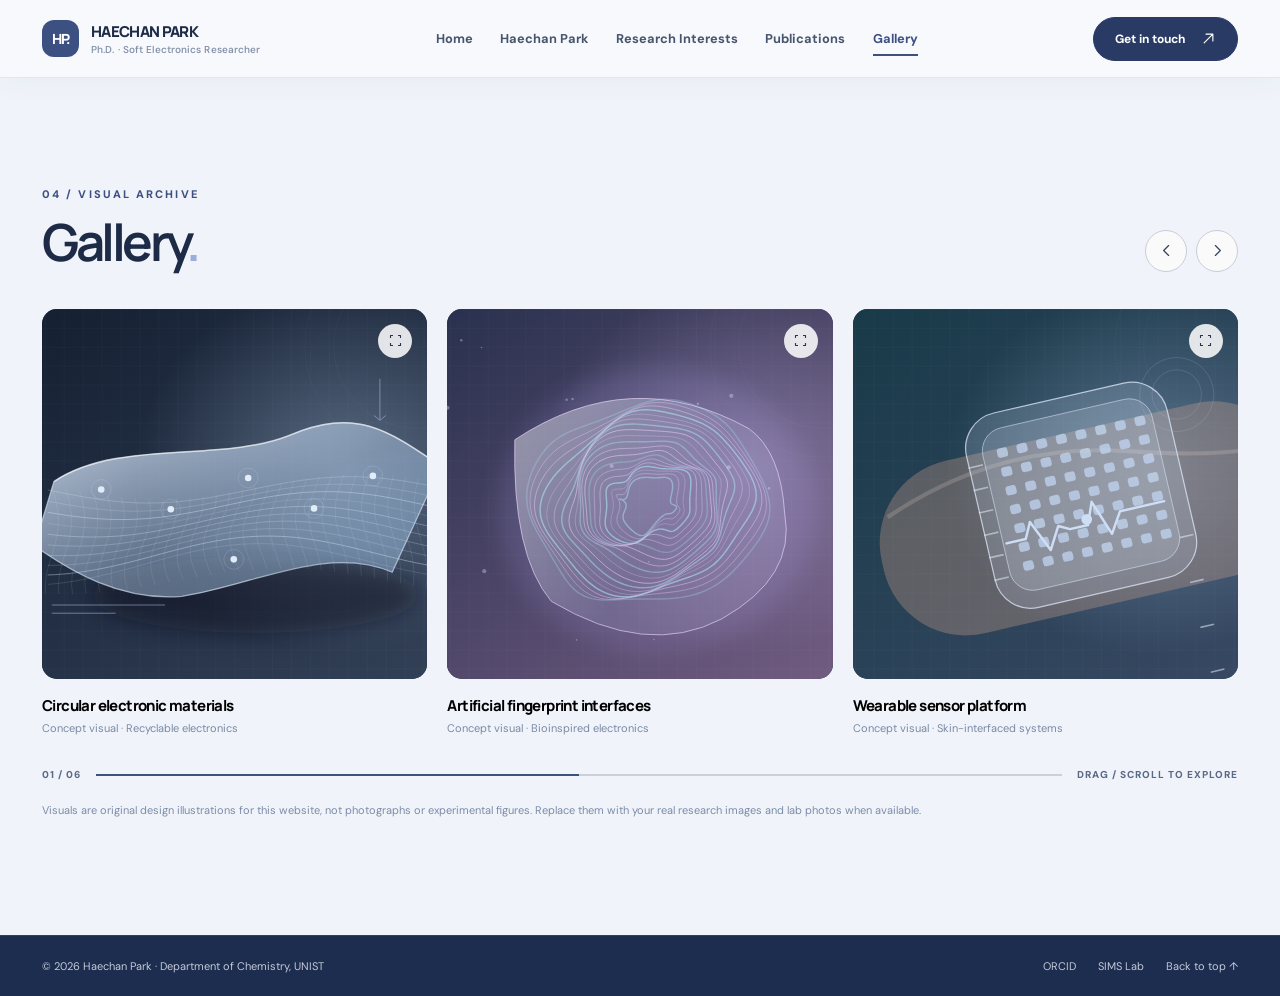
<file: gallery.html>
<!DOCTYPE html>
<html lang="en"><head>
<meta charset="utf-8"/>
<meta content="width=device-width, initial-scale=1" name="viewport"/>
<meta content="#3d5082" name="theme-color"/>
<meta content="Haechan Park, Ph.D. — Postdoctoral researcher in Chemistry at UNIST. Exploring recyclable, all-soft and skin-interfaced electronic systems." name="description"/>
<title>Gallery | Haechan Park</title>
<link href="[data-uri]" rel="icon" type="image/svg+xml"/>
<link href="https://fonts.googleapis.com" rel="preconnect"/>
<link crossorigin="" href="https://fonts.gstatic.com" rel="preconnect"/>
<link href="https://fonts.googleapis.com/css2?family=DM+Sans:wght@400;450;500;550;600;650;700;750&amp;family=Manrope:wght@400;500;600;700;800&amp;display=swap" rel="stylesheet"/>

<style>

    :root{--ink:#1d2b46;--ink2:#53617c;--muted:#8490a6;--green:#3d5082;--green2:#293b64;--lime:#dae4fa;--cream:#f7f9fd;--white:#fff;--line:#dce4f1;--soft:#eaf0f9;--max:1260px;--ease:cubic-bezier(.2,.75,.2,1)}
    *,*::before,*::after{box-sizing:border-box}html{scroll-behavior:smooth;scroll-padding-top:90px}body{margin:0;background:var(--cream);color:var(--ink);font-family:'DM Sans',sans-serif;-webkit-font-smoothing:antialiased}a{color:inherit;text-decoration:none}button{font:inherit}button,a{ -webkit-tap-highlight-color:transparent}img{display:block;max-width:100%}::selection{background:var(--lime);color:#1b263a}
    .container{width:min(calc(100% - 84px),var(--max));margin-inline:auto}.eyebrow{text-transform:uppercase;font-size:11px;letter-spacing:.19em;font-weight:800;color:var(--green)}.dot{display:inline-block;width:6px;height:6px;border-radius:100%;background:#aab5c8;margin:0 11px 2px}.screen-reader{position:absolute;width:1px;height:1px;padding:0;margin:-1px;overflow:hidden;clip:rect(0,0,0,0);white-space:nowrap;border:0}
    header.site-header{height:78px;position:sticky;top:0;z-index:100;background:rgba(247,249,253,.94);border-bottom:1px solid rgba(61,80,130,.12);backdrop-filter:blur(22px);-webkit-backdrop-filter:blur(22px)}.header-inner{display:flex;align-items:center;justify-content:space-between;height:100%;gap:22px}.brand{display:flex;align-items:center;gap:12px;white-space:nowrap}.brand-mark{width:37px;height:37px;border-radius:12px;display:grid;place-items:center;color:#fff;background:var(--green2);font-family:Manrope,sans-serif;font-size:14px;letter-spacing:-.09em;font-weight:800}.brand-text{font-family:Manrope,sans-serif;font-size:15px;font-weight:800;letter-spacing:-.045em}.brand-small{font-size:10px;font-weight:550;letter-spacing:.01em;color:var(--muted);display:block;margin-top:1px}.desktop-nav{display:flex;align-items:center;gap:36px}.desktop-nav>a{font-size:12.8px;color:#48566d;font-weight:700;position:relative;transition:color .2s}.desktop-nav>a::after{content:'';position:absolute;left:0;bottom:-9px;height:2px;width:0;background:var(--green);transition:width .22s}.desktop-nav>a:hover{color:var(--green)}.desktop-nav>a:hover::after{width:100%}.nav-contact,.dark-btn{display:inline-flex;align-items:center;justify-content:center;gap:15px;background:var(--green2);border:1px solid var(--green2);color:white;border-radius:999px;padding:13px 21px;font-weight:750;font-size:12px;transition:background .2s,transform .2s}.nav-contact:hover,.dark-btn:hover{background:#35475b;transform:translateY(-1px)}.nav-contact svg,.dark-btn svg{width:15px;height:15px}.menu-toggle{display:none;align-items:center;justify-content:center;width:42px;height:42px;background:white;border:1px solid var(--line);border-radius:12px;color:var(--ink)}.mobile-nav{display:none}
    .hero{position:relative;overflow:hidden;padding:88px 0 110px;background:radial-gradient(circle at 16% 10%,#edeff3 0,transparent 41%),var(--cream)}.hero::after{content:' ';position:absolute;width:360px;height:360px;left:-235px;bottom:-220px;border:1px solid #cbd1db;border-radius:100%;pointer-events:none}.hero-grid{display:grid;grid-template-columns: .89fr 1.11fr;gap:clamp(38px,5vw,82px);align-items:center}.hero-content{padding-top:15px}.hero-overline{display:flex;align-items:center;gap:10px;font-size:11px;letter-spacing:.16em;text-transform:uppercase;font-weight:800;color:var(--green)}.hero-overline span{width:26px;height:1px;background:var(--green)}h1,h2,h3,p{margin-top:0}.hero h1{font-family:Manrope,sans-serif;font-size:clamp(54px,5.25vw,84px);line-height:1.075;letter-spacing:-.078em;font-weight:700;margin:23px 0 28px}.hero h1 em{font-style:normal;color:var(--green)}.hero-description{max-width:450px;color:#5b6c89;font-size:15px;line-height:1.88;margin-bottom:33px}.hero-actions{display:flex;gap:19px;align-items:center;flex-wrap:wrap}.text-link{display:inline-flex;gap:12px;align-items:center;font-size:12px;font-weight:800;padding:12px 2px;color:var(--green2)}.text-link svg{width:17px;height:17px;transition:transform .2s}.text-link:hover svg{transform:translate(3px,-3px)}.hero-footnote{margin-top:70px;display:flex;gap:27px;align-items:center}.hero-footnote .line{width:45px;height:1px;background:#b8c0ce}.hero-footnote p{margin:0;font-size:11px;line-height:1.7;color:#6b7d9d}.hero-footnote strong{color:#424e63;font-weight:750}
    .hero-showcase{min-width:0}.showcase-frame{position:relative;border-radius:20px;overflow:hidden;background:#1b2939;aspect-ratio:1.13;box-shadow:0 32px 75px rgba(37,57,99,.18)}.showcase-slide{position:absolute;inset:0;opacity:0;transform:scale(1.055);transition:opacity .75s ease,transform 1.5s var(--ease);pointer-events:none}.showcase-slide.active{opacity:1;transform:scale(1);pointer-events:auto}.showcase-slide>img{height:100%;width:100%;object-fit:cover}.showcase-shade{position:absolute;inset:0;background:linear-gradient(180deg,rgba(12,20,43,.02) 43%,rgba(5,14,38,.84) 100%)}.showcase-top{position:absolute;top:26px;left:28px;right:28px;display:flex;justify-content:space-between;align-items:center;color:#ebeff6;z-index:2}.showcase-top small{font-size:10px;letter-spacing:.15em;text-transform:uppercase;font-weight:800}.showcase-index{padding:9px 12px;border:1px solid rgba(255,255,255,.29);border-radius:999px;background:rgba(255,255,255,.09);backdrop-filter:blur(12px);font-size:11px;font-weight:700}.showcase-bottom{position:absolute;left:34px;right:34px;bottom:72px;color:#fff;z-index:2}.showcase-bottom .tag{display:inline-block;color:#e1e8f5;text-transform:uppercase;letter-spacing:.16em;font-size:10px;font-weight:800;margin-bottom:12px}.showcase-bottom h3{font-family:Manrope,sans-serif;font-size:clamp(24px,2.55vw,36px);font-weight:650;letter-spacing:-.056em;line-height:1.17;max-width:445px;margin:0 0 12px}.showcase-bottom p{font-size:12px;line-height:1.55;opacity:.77;max-width:450px;margin:0}.showcase-controls{position:absolute;bottom:27px;left:34px;right:34px;display:flex;align-items:center;justify-content:space-between;z-index:3}.showcase-progress{display:flex;gap:7px}.slide-dot{height:3px;width:30px;border:0;border-radius:20px;background:rgba(255,255,255,.35);cursor:pointer;transition:background .2s,width .2s;padding:0}.slide-dot.active{width:53px;background:#becce5}.showcase-arrows{display:flex;gap:8px}.round-arrow{width:34px;height:34px;border-radius:50%;background:rgba(255,255,255,.16);border:1px solid rgba(255,255,255,.36);color:white;display:grid;place-items:center;cursor:pointer;backdrop-filter:blur(10px);transition:background .2s}.round-arrow:hover{background:rgba(255,255,255,.29)}.round-arrow svg{height:15px;width:15px}.showcase-label{display:flex;align-items:center;justify-content:space-between;padding:16px 5px 0;color:#5f718f;font-size:11px}.showcase-label span:first-child{font-weight:800;letter-spacing:.08em;text-transform:uppercase}.small-track{height:2px;background:#d7dbe3;flex:1;margin:0 22px}.small-track>span{display:block;height:100%;width:33.333%;background:#5a6a86;transition:transform .3s}
    .section{padding:105px 0}.section-header{display:flex;align-items:flex-end;justify-content:space-between;gap:24px;margin-bottom:37px}.section-header h2{font-family:Manrope,sans-serif;font-size:clamp(34px,3.4vw,48px);font-weight:650;letter-spacing:-.066em;line-height:1.19;margin:10px 0 0}.section-header p{max-width:385px;font-size:13px;line-height:1.8;color:#627493;margin:0 0 4px}.soft-section{background:#eef0f4}
    .about-grid{display:grid;grid-template-columns:.91fr 1.09fr;gap:64px;align-items:stretch}.portrait-panel{background:#dfe3ea;border-radius:18px;min-height:388px;overflow:hidden;position:relative;padding:32px;display:flex;align-items:flex-end}.portrait-lines{position:absolute;inset:0;background:repeating-radial-gradient(circle at 60% 48%,transparent 0 40px,rgba(61,80,130,.13) 41px 42px);opacity:.65}.portrait-panel::before{content:'HP';position:absolute;font-family:Manrope,sans-serif;letter-spacing:-.12em;font-size:clamp(150px,19vw,305px);font-weight:800;color:rgba(61,80,130,.16);top:17%;left:11%;line-height:1}.portrait-caption{z-index:2;display:flex;justify-content:space-between;align-items:center;width:100%;gap:12px}.portrait-caption span:first-child{font-size:12px;font-weight:800;line-height:1.45}.portrait-caption small{font-size:10px;letter-spacing:.1em;text-transform:uppercase;color:#5d6e8c;font-weight:800}.about-copy{padding:16px 0 0}.about-copy h3{font-family:Manrope,sans-serif;font-size:clamp(26px,2.65vw,37px);font-weight:600;letter-spacing:-.055em;line-height:1.34;margin:12px 0 24px}.about-copy>p{color:#5f708e;font-size:14px;line-height:1.9;margin-bottom:24px}.facts-grid{display:grid;grid-template-columns:1fr 1fr;gap:22px;padding-top:25px;border-top:1px solid #d7dce4}.fact b{display:block;font-size:11px;text-transform:uppercase;letter-spacing:.13em;margin-bottom:8px;color:#334057}.fact span{font-size:13px;line-height:1.65;color:#51607a}.award-ribbon{margin-top:25px;padding:15px 18px;border-radius:12px;background:#e6e9ee;display:flex;gap:14px;align-items:flex-start}.award-ribbon svg{color:#3a4b69;flex:none}.award-ribbon span{font-size:12px;line-height:1.6;color:#4c5971}.award-ribbon strong{display:block;font-size:11px;letter-spacing:.06em;text-transform:uppercase;color:#3b475b;margin-bottom:2px}
    .research-grid{display:grid;grid-template-columns:repeat(3,1fr);gap:18px}.research-card{min-width:0;border:1px solid #dee2e8;background:white;border-radius:17px;overflow:hidden;transition:transform .3s var(--ease),box-shadow .3s}.research-card:hover{transform:translateY(-5px);box-shadow:0 19px 45px rgba(40,57,99,.08)}.research-img{aspect-ratio:1.3;position:relative;overflow:hidden}.research-img img{width:100%;height:100%;object-fit:cover;transition:transform .7s var(--ease)}.research-card:hover .research-img img{transform:scale(1.065)}.research-number{position:absolute;left:18px;top:17px;background:rgba(245,248,255,.9);backdrop-filter:blur(7px);border-radius:6px;padding:7px 9px;font-weight:800;font-size:10px;color:var(--green2)}.research-content{padding:27px 27px 28px;min-height:178px}.research-content h3{font-family:Manrope,sans-serif;font-size:20px;letter-spacing:-.05em;line-height:1.27;margin:0 0 10px;font-weight:700}.research-content p{font-size:12px;color:#657898;line-height:1.75;margin:0}
    .publication-wrap{border-top:1px solid #dbdfe6}.pub-toolbar{display:flex;align-items:center;justify-content:space-between;gap:18px;margin-bottom:26px}.filter-buttons{display:flex;gap:8px;flex-wrap:wrap}.filter-btn{border:1px solid #d8dce4;background:transparent;color:#5c6d8b;border-radius:999px;font-size:11px;font-weight:750;padding:10px 15px;cursor:pointer;transition:background .2s,color .2s}.filter-btn.active,.filter-btn:hover{background:var(--green2);color:#fff;border-color:var(--green2)}.pub-toolbar-note{font-size:11px;color:#7c8ca8}.publication{display:grid;grid-template-columns:76px minmax(0,1fr) 110px;gap:25px;border-bottom:1px solid #dbdfe6;padding:26px 4px;align-items:center}.pub-year{font-size:12px;color:#7485a3;font-weight:800;align-self:start;padding-top:4px}.pub-title{font-family:Manrope,sans-serif;font-size:16px;font-weight:750;line-height:1.55;letter-spacing:-.027em;margin:0 0 9px}.pub-authors{font-size:11.5px;color:#6b7d9d;line-height:1.75;margin:0 0 11px}.pub-detail{display:flex;flex-wrap:wrap;align-items:center;gap:10px}.pub-journal{font-size:11px;color:#3b4962;font-weight:750}.pub-role{padding:5px 8px;border:1px solid #d7dce4;background:#f2f3f6;border-radius:4px;color:#607290;font-size:9px;font-weight:800;letter-spacing:.02em}.paper-link{justify-self:end;display:flex;align-items:center;gap:7px;white-space:nowrap;color:var(--green);font-size:11px;font-weight:800;border-bottom:1px solid #a2adc1;padding-bottom:6px}.paper-link svg{width:13px;height:13px}.publication[hidden]{display:none}.pub-footer{display:flex;justify-content:space-between;align-items:center;padding-top:28px;font-size:12px;color:#7e8ea9}.pub-footer>a{display:inline-flex;align-items:center;gap:9px;color:var(--green);font-weight:800}
    .gallery-section{background:#eaecf0;overflow:hidden}.gallery-top{display:flex;align-items:flex-end;justify-content:space-between;gap:20px;margin-bottom:35px}.gallery-actions{display:flex;gap:9px}.gallery-actions button{border:1px solid #c7ced9;background:#fafafb;border-radius:50%;width:42px;height:42px;display:grid;place-items:center;cursor:pointer;color:#36435a;transition:all .2s}.gallery-actions button:hover{background:#36435a;color:#fff}.gallery-actions button svg{width:17px;height:17px}.gallery-track{display:flex;gap:20px;overflow-x:auto;scroll-snap-type:x mandatory;scrollbar-width:none;padding:2px 0 30px;scroll-behavior:smooth}.gallery-track::-webkit-scrollbar{display:none}.gallery-card{flex:0 0 calc((100% - 40px)/3);min-width:0;scroll-snap-align:start;cursor:pointer;background:none;border:0;padding:0;text-align:left}.gallery-image{position:relative;aspect-ratio:1.08;overflow:hidden;border-radius:15px;background:#23364b}.gallery-image img{width:100%;height:100%;object-fit:cover;transition:transform .65s var(--ease)}.gallery-card:hover img{transform:scale(1.07)}.gallery-expand{position:absolute;top:15px;right:15px;background:rgba(255,255,255,.86);width:34px;height:34px;display:grid;place-items:center;border-radius:50%;color:#24374c}.gallery-expand svg{width:15px;height:15px}.gallery-card h3{font-family:Manrope,sans-serif;letter-spacing:-.04em;font-size:15px;margin:16px 0 5px;font-weight:750}.gallery-card p{font-size:11px;color:#7989a5;margin:0}.gallery-footer{display:flex;gap:15px;align-items:center;padding-top:5px}.gallery-line{background:#cad0db;flex:1;height:2px}.gallery-line>span{display:block;width:33.33%;height:100%;background:#3e4c65;transition:transform .25s}.gallery-count{font-size:10px;letter-spacing:.1em;font-weight:800;color:#5a6a86}.gallery-note{font-size:11px;color:#7b8ba7;line-height:1.7;margin:20px 0 0}
    .contact-section{background:var(--green2);color:#f6f8fc;padding:90px 0 75px;position:relative;overflow:hidden}.contact-section::before{content:'';position:absolute;width:570px;height:570px;border-radius:50%;border:1px solid rgba(200,215,255,.14);right:-125px;top:-210px;box-shadow:0 0 0 80px rgba(205,221,255,.025),0 0 0 160px rgba(205,221,255,.018)}.contact-grid{position:relative;display:flex;justify-content:space-between;align-items:end;gap:28px}.contact-section .eyebrow{color:#b6c5df}.contact-section h2{font-family:Manrope,sans-serif;font-size:clamp(36px,5vw,64px);font-weight:650;line-height:1.2;letter-spacing:-.07em;margin:15px 0 19px;max-width:700px}.contact-section p{color:#b7bfce;font-size:13px;line-height:1.8;max-width:515px;margin:0}.email-btn{display:inline-flex;align-items:center;gap:16px;border-radius:99px;background:#b8c5dd;color:#202d43;padding:17px 21px;font-size:13px;font-weight:800;flex:none;transition:transform .2s}.email-btn:hover{transform:translateY(-3px)}.email-btn svg{width:17px;height:17px}footer{background:#172432;color:#c4cbd7;border-top:1px solid rgba(255,255,255,.09);padding:23px 0}.footer-inner{display:flex;align-items:center;justify-content:space-between;gap:15px}.footer-inner span{font-size:11px}.footer-links{display:flex;gap:22px}.footer-links a{font-size:11px;color:#c4cbd7}.footer-links a:hover{color:white}
    .lightbox{position:fixed;inset:0;background:rgba(8,14,33,.93);z-index:200;display:none;align-items:center;justify-content:center;padding:7vw;backdrop-filter:blur(18px)}.lightbox.open{display:flex}.lightbox-inner{width:min(100%,960px);position:relative}.lightbox img{width:100%;max-height:75vh;object-fit:contain;border-radius:12px}.lightbox-meta{color:#e8ecf3;margin-top:17px;display:flex;gap:20px;justify-content:space-between;align-items:center}.lightbox-meta strong{font-size:15px}.lightbox-meta span{font-size:11px;color:#a7b1c3}.close-lightbox{position:absolute;right:0;top:-48px;border:1px solid rgba(255,255,255,.4);background:rgba(255,255,255,.09);border-radius:50%;color:white;width:36px;height:36px;display:grid;place-items:center;cursor:pointer}.close-lightbox svg{height:17px;width:17px}.reveal{opacity:0;transform:translateY(22px);transition:opacity .7s ease,transform .7s var(--ease)}.reveal.visible{opacity:1;transform:translateY(0)}
    @media(max-width:1080px){.container{width:min(calc(100% - 56px),var(--max))}.desktop-nav{gap:21px}.hero{padding:66px 0 90px}.hero-grid{gap:35px}.hero h1{font-size:clamp(50px,5.1vw,70px)}.hero-footnote{margin-top:42px}.showcase-frame{aspect-ratio:.97}.research-content{padding:24px 20px}.research-content h3{font-size:18px}.about-grid{gap:40px}}
    @media(max-width:760px){header.site-header{height:68px}.container{width:calc(100% - 36px)}.desktop-nav,.header-inner>.nav-contact{display:none}.menu-toggle{display:flex}.mobile-nav{display:flex;position:absolute;top:68px;left:0;right:0;background:#f8f9fa;border-bottom:1px solid var(--line);padding:12px 20px 22px;flex-direction:column;gap:0;box-shadow:0 15px 35px rgba(40,57,99,.07)}.mobile-nav[hidden]{display:none}.mobile-nav a{padding:14px 2px;font-size:14px;font-weight:700;border-bottom:1px solid #e8ebef}.hero{padding:60px 0 74px}.hero-grid{grid-template-columns:1fr;gap:40px}.hero-content{padding-top:0}.hero h1{font-size:clamp(54px,10vw,74px);max-width:650px}.hero-description{max-width:610px}.hero-footnote{display:none}.showcase-frame{aspect-ratio:1.24}.section{padding:75px 0}.section-header{display:block;margin-bottom:30px}.section-header p{margin-top:14px}.about-grid{grid-template-columns:1fr;gap:30px}.portrait-panel{min-height:275px}.portrait-panel::before{font-size:220px;top:0}.about-copy{padding:0}.research-grid{grid-template-columns:1fr;gap:17px}.research-card{display:grid;grid-template-columns:40% 60%}.research-img{height:100%;aspect-ratio:auto}.research-content{min-height:unset;padding:25px 24px;align-self:center}.research-content h3{font-size:20px}.gallery-card{flex-basis:calc((100% - 16px)/2)}.gallery-track{gap:16px}.gallery-footer .gallery-line>span{width:50%}.contact-grid{display:block}.email-btn{margin-top:30px}.publication{grid-template-columns:50px minmax(0,1fr);gap:12px}.paper-link{grid-column:2;justify-self:start}.pub-toolbar{align-items:start;display:block}.pub-toolbar-note{display:block;margin-top:13px}}
    @media(max-width:490px){.brand-text{font-size:14px}.hero h1{font-size:clamp(48px,12.6vw,64px)}.hero-description{font-size:13.5px}.hero-actions{gap:10px}.showcase-frame{aspect-ratio:.95;border-radius:14px}.showcase-top{left:20px;right:20px;top:20px}.showcase-bottom{left:22px;right:20px;bottom:80px}.showcase-bottom h3{font-size:25px}.showcase-controls{left:22px;right:22px}.section-header h2{font-size:36px}.facts-grid{gap:14px}.research-card{display:block}.research-img{aspect-ratio:1.65}.research-content{min-height:unset;padding:21px 21px 24px}.gallery-card{flex-basis:84%}.gallery-footer .gallery-line>span{width:25%}.pub-title{font-size:14px}.publication{grid-template-columns:43px 1fr}.pub-year{font-size:11px}.contact-section h2{font-size:42px}.footer-inner{display:block}.footer-links{margin-top:13px}.lightbox{padding:18px}}
    @media(prefers-reduced-motion:reduce){html{scroll-behavior:auto}*,*::before,*::after{animation-duration:.01ms!important;transition-duration:.01ms!important}.reveal{opacity:1;transform:none}}
  
/* V2 / MULTI-PAGE NAVIGATION AND BLUE THEME */
:root{--accent:#3d5082;--accent-dark:#293b64;--accent-light:#eaf0fb;--ink:#1d2b46;--ink2:#52627e;--muted:#8390a8;--green:#3d5082;--green2:#293b64;--lime:#dae4fa;--cream:#f7f9fd;--line:#dce4f1;--soft:#eaf0f9}
html{scroll-padding-top:78px}
.site-header{box-shadow:0 7px 24px rgba(36,50,88,.035)}
.desktop-nav{gap:clamp(15px,2.15vw,31px)}
.desktop-nav>a[aria-current="page"]{color:var(--accent)}
.desktop-nav>a[aria-current="page"]::after{width:100%}
.mobile-nav a[aria-current="page"]{color:var(--accent);font-weight:800}
.nav-contact:hover,.dark-btn:hover{background:#3d5082;border-color:#3d5082}
.brand-mark{background:#3d5082}
.hero{background:radial-gradient(circle at 12% 7%,rgba(213,226,251,.54),transparent 45%),var(--cream)}
.home-page main{min-height:calc(100svh - 78px - 61px);display:flex;align-items:center}
.home-page .hero{width:100%;padding:clamp(45px,6vh,86px) 0 clamp(54px,7vh,96px)}
.home-page .hero-grid{grid-template-columns:.87fr 1.13fr}
.home-page .showcase-frame{border-radius:22px;box-shadow:0 29px 78px rgba(39,56,100,.20)}
.home-page .showcase-slide>img{filter:saturate(.98)}
.showcase-bottom .tag{color:#dbe6ff}
.showcase-top{color:#edf2ff}
.showcase-shade{background:linear-gradient(180deg,rgba(4,17,44,.01) 38%,rgba(7,18,45,.89) 100%)}
.slide-dot.active{background:#d5e2ff}
.small-track>span,.gallery-line>span{background:#3d5082}
.page-main{min-height:calc(100svh - 78px - 61px)}
.page-main .section{padding-top:clamp(72px,8.5vw,120px);padding-bottom:clamp(88px,9vw,130px)}
.page-main .section-header{margin-bottom:43px}
.page-main .section-header h2{font-size:clamp(40px,4vw,62px)}
.page-main .section-header p{max-width:425px;font-size:14px}
.page-main .section.soft-section{background:linear-gradient(180deg,#f0f4fc 0%,#f7f9fd 100%)}
.page-main .gallery-section{background:#f0f4fa}
.page-main .about-grid{align-items:start}
.page-main .portrait-panel{min-height:465px}
.page-main .research-img{aspect-ratio:1.25}
.page-main .research-card{box-shadow:0 12px 36px rgba(36,55,100,.055)}
.page-main .publication{padding-top:33px;padding-bottom:33px}
.page-main .gallery-image{aspect-ratio:1.04}
.page-main .gallery-track{padding-bottom:28px}
.page-main .contact-section{padding:82px 0}
.page-kicker{display:flex;align-items:center;gap:10px;color:var(--accent);font-size:10px;letter-spacing:.16em;font-weight:800;text-transform:uppercase}
.page-kicker::before{content:'';width:28px;height:1px;background:var(--accent)}
.page-intro{max-width:920px;margin-bottom:45px;color:#677895;font-size:14px;line-height:1.8}
footer{background:#1d2d50}
.footer-links a:hover{text-decoration:underline}
a:focus-visible,button:focus-visible{outline:3px solid #8aabef;outline-offset:3px}
@media(max-width:1080px){.desktop-nav{gap:15px}.desktop-nav>a{font-size:11.6px}.home-page .hero-grid{gap:36px}}
@media(max-width:760px){.home-page main{min-height:unset;display:block}.home-page .hero{padding:60px 0 86px}.home-page .hero-grid{grid-template-columns:1fr}.page-main{min-height:unset}.page-main .section{padding-top:74px;padding-bottom:86px}.page-main .portrait-panel{min-height:300px}.page-main .research-img{aspect-ratio:auto}.page-main .gallery-image{aspect-ratio:1.04}}
@media(max-width:490px){.home-page .hero{padding-top:44px}.home-page .hero-grid{gap:34px}.page-main .section-header h2{font-size:37px}.page-main .research-img{aspect-ratio:1.65}.page-main .gallery-image{aspect-ratio:1.04}}

</style></head><body class="inner-page"><svg aria-hidden="true" class="screen-reader" xmlns="http://www.w3.org/2000/svg"><symbol id="i-arrow" viewbox="0 0 24 24"><path d="M5 12h14m-6-6 6 6-6 6" fill="none" stroke="currentColor" stroke-linecap="round" stroke-linejoin="round" stroke-width="1.8"></path></symbol><symbol id="i-diag" viewbox="0 0 24 24"><path d="M5 19 19 5M8 5h11v11" fill="none" stroke="currentColor" stroke-linecap="round" stroke-linejoin="round" stroke-width="1.8"></path></symbol><symbol id="i-left" viewbox="0 0 24 24"><path d="M15 5 8 12l7 7" fill="none" stroke="currentColor" stroke-linecap="round" stroke-linejoin="round" stroke-width="1.7"></path></symbol><symbol id="i-right" viewbox="0 0 24 24"><path d="m9 5 7 7-7 7" fill="none" stroke="currentColor" stroke-linecap="round" stroke-linejoin="round" stroke-width="1.7"></path></symbol><symbol id="i-expand" viewbox="0 0 24 24"><path d="M8 4H4v4M16 4h4v4M4 16v4h4m12-4v4h-4" fill="none" stroke="currentColor" stroke-linejoin="round" stroke-width="1.8"></path></symbol><symbol id="i-close" viewbox="0 0 24 24"><path d="m5 5 14 14M19 5 5 19" stroke="currentColor" stroke-linecap="round" stroke-width="1.8"></path></symbol></svg><header class="site-header">
<div class="container header-inner">
<a aria-label="Haechan Park homepage" class="brand" href="index.html"><span class="brand-mark">HP.</span><span><span class="brand-text">HAECHAN PARK</span><span class="brand-small">Ph.D. · Soft Electronics Researcher</span></span></a>
<nav aria-label="Main navigation" class="desktop-nav"><a href="index.html">Home</a><a href="haechan-park.html">Haechan Park</a><a href="research-interests.html">Research Interests</a><a href="publications.html">Publications</a><a aria-current="page" href="gallery.html">Gallery</a></nav>
<a class="nav-contact" href="mailto:phc0304@unist.ac.kr">Get in touch <svg><use href="#i-diag"></use></svg></a>
<button aria-controls="mobileNav" aria-expanded="false" aria-label="Open navigation" class="menu-toggle" id="menuToggle" type="button"><svg fill="none" height="22" stroke="currentColor" stroke-width="1.8" viewbox="0 0 24 24" width="22"><path d="M4 7h16M4 12h16M4 17h16"></path></svg></button>
</div>
<nav aria-label="Mobile navigation" class="mobile-nav" hidden="" id="mobileNav"><a href="index.html">Home</a><a href="haechan-park.html">Haechan Park</a><a href="research-interests.html">Research Interests</a><a href="publications.html">Publications</a><a aria-current="page" href="gallery.html">Gallery</a><a href="mailto:phc0304@unist.ac.kr">Contact</a></nav>
</header><main class="page-main" id="main-content"><section aria-labelledby="galleryTitle" class="section gallery-section" id="gallery">
<div class="container"><div class="gallery-top"><div class="section-header reveal" style="margin:0"><div><div class="eyebrow">04 / Visual archive</div><h2 id="galleryTitle">Gallery<span style="color:#9caed8">.</span></h2></div></div><div class="gallery-actions"><button aria-label="Scroll gallery left" id="galleryPrev" type="button"><svg><use href="#i-left"></use></svg></button><button aria-label="Scroll gallery right" id="galleryNext" type="button"><svg><use href="#i-right"></use></svg></button></div></div><div aria-label="Research gallery. Scroll horizontally to view more images" class="gallery-track" id="galleryTrack" role="region" tabindex="0">
<button class="gallery-card" data-image="[data-uri]" data-title="Circular electronic materials" type="button"><div class="gallery-image"><img alt="Concept visual: circuit materials" loading="lazy" src="[data-uri]"/><div class="gallery-expand"><svg><use href="#i-expand"></use></svg></div></div><h3>Circular electronic materials</h3><p>Concept visual · Recyclable electronics</p></button>
<button class="gallery-card" data-image="[data-uri]" data-title="Artificial fingerprint interfaces" type="button"><div class="gallery-image"><img alt="Concept visual: artificial fingerprint surface" loading="lazy" src="[data-uri]"/><div class="gallery-expand"><svg><use href="#i-expand"></use></svg></div></div><h3>Artificial fingerprint interfaces</h3><p>Concept visual · Bioinspired electronics</p></button>
<button class="gallery-card" data-image="[data-uri]" data-title="Wearable sensor platform" type="button"><div class="gallery-image"><img alt="Concept visual: sensor array attached to the skin" loading="lazy" src="[data-uri]"/><div class="gallery-expand"><svg><use href="#i-expand"></use></svg></div></div><h3>Wearable sensor platform</h3><p>Concept visual · Skin-interfaced systems</p></button>
<button class="gallery-card" data-image="[data-uri]" data-title="Stretchable circuit architectures" type="button"><div class="gallery-image"><img alt="Concept visual: stretchable circuitry" loading="lazy" src="[data-uri]"/><div class="gallery-expand"><svg><use href="#i-expand"></use></svg></div></div><h3>Stretchable circuit architectures</h3><p>Concept visual · Soft electronics</p></button>
<button class="gallery-card" data-image="[data-uri]" data-title="Organic optoelectronics" type="button"><div class="gallery-image"><img alt="Concept visual: optoelectronic pixel array" loading="lazy" src="[data-uri]"/><div class="gallery-expand"><svg><use href="#i-expand"></use></svg></div></div><h3>Organic optoelectronics</h3><p>Concept visual · Optical devices</p></button>
<button class="gallery-card" data-image="[data-uri]" data-title="Large-area pressure sensing" type="button"><div class="gallery-image"><img alt="Concept visual: pressure-sensor array" loading="lazy" src="[data-uri]"/><div class="gallery-expand"><svg><use href="#i-expand"></use></svg></div></div><h3>Large-area pressure sensing</h3><p>Concept visual · Electronic skin</p></button>
</div><div class="gallery-footer"><span class="gallery-count" id="galleryCount">01 / 06</span><div class="gallery-line"><span id="galleryProgressLine"></span></div><span class="gallery-count">DRAG / SCROLL TO EXPLORE</span></div><p class="gallery-note">Visuals are original design illustrations for this website, not photographs or experimental figures. Replace them with your real research images and lab photos when available.</p></div>
</section></main><footer><div class="container footer-inner"><span>© <span id="year">2026</span> Haechan Park · Department of Chemistry, UNIST</span><div class="footer-links"><a href="https://orcid.org/0000-0003-1129-7383" rel="noopener noreferrer" target="_blank">ORCID</a><a href="https://sites.google.com/view/sims-lab/home" rel="noopener noreferrer" target="_blank">SIMS Lab</a><a href="index.html">Back to top ↑</a></div></div></footer><div aria-hidden="true" aria-labelledby="lightboxTitle" aria-modal="true" class="lightbox" id="lightbox" role="dialog"><div class="lightbox-inner"><button aria-label="Close image" class="close-lightbox" id="closeLightbox" type="button"><svg><use href="#i-close"></use></svg></button><img alt="Expanded research concept image" id="lightboxImg" src="[data-uri]"/><div class="lightbox-meta"><strong id="lightboxTitle">Gallery</strong><span>Original conceptual illustration</span></div></div></div><script>
(()=>{'use strict';
const $=(s,root=document)=>root.querySelector(s), $$=(s,root=document)=>Array.from(root.querySelectorAll(s));
const year=$('#year');if(year)year.textContent=new Date().getFullYear();
const toggle=$('#menuToggle'),nav=$('#mobileNav');
if(toggle&&nav){toggle.addEventListener('click',()=>{const open=nav.hidden;nav.hidden=!open;toggle.setAttribute('aria-expanded',String(open));toggle.setAttribute('aria-label',open?'Close navigation':'Open navigation')});$$('a',nav).forEach(a=>a.addEventListener('click',()=>{nav.hidden=true;toggle.setAttribute('aria-expanded','false')}))}
const reduced=window.matchMedia('(prefers-reduced-motion: reduce)').matches;
const hero=$('#heroCarousel');
if(hero){const slides=$$('.showcase-slide',hero),dots=$$('.slide-dot',hero);let current=0,timer=null,paused=false;
function goToSlide(index){current=(index+slides.length)%slides.length;slides.forEach((el,i)=>{const selected=i===current;el.classList.toggle('active',selected);el.setAttribute('aria-hidden',String(!selected))});dots.forEach((el,i)=>{el.classList.toggle('active',i===current);el.setAttribute('aria-selected',String(i===current))});const p=$('#heroProgressLine');if(p)p.style.transform=`translateX(${current*100}%)`}
function restart(){clearInterval(timer);if(!reduced)timer=setInterval(()=>{if(!paused&&!document.hidden)goToSlide(current+1)},5700)}
$('#heroPrev').addEventListener('click',()=>{goToSlide(current-1);restart()});$('#heroNext').addEventListener('click',()=>{goToSlide(current+1);restart()});dots.forEach((b,i)=>b.addEventListener('click',()=>{goToSlide(i);restart()}));
hero.addEventListener('mouseenter',()=>paused=true);hero.addEventListener('mouseleave',()=>paused=false);hero.addEventListener('focusin',()=>paused=true);hero.addEventListener('focusout',()=>paused=false);hero.addEventListener('keydown',e=>{if(e.key==='ArrowLeft'||e.key==='ArrowRight'){e.preventDefault();goToSlide(current+(e.key==='ArrowRight'?1:-1));restart()}});
let touchX=null;hero.addEventListener('touchstart',e=>{touchX=e.touches[0].clientX},{passive:true});hero.addEventListener('touchend',e=>{if(touchX!==null&&Math.abs(e.changedTouches[0].clientX-touchX)>45){goToSlide(current+(e.changedTouches[0].clientX<touchX?1:-1));restart()}touchX=null},{passive:true});restart();}
const pubList=$('#publicationList');
if(pubList){
// Edit the array below to add/remove publications. Each entry creates one paper row.
const publications=[
      {year:2026,title:'Recycling Organic Semiconductors: Toward Sustainable Emerging Electronics',authors:'Haechan Park†, Yerin Kim†, Minji Kim†, Jihyeon Jang†, et al.',journal:'ACS Materials Au · 6, 484–493',role:'lead',roleText:'Co-first author',url:'https://doi.org/10.1021/acsmaterialsau.5c00128'},
      {year:2025,title:'Irreproducible SEBS wrinkling based on spin evaporation enabling identifiable artificial finger pad electronics',authors:'Juyeong Lee†, Haechan Park†, Sehyun Kim, Chang Liu, Zhengwei Li & Kyoseung Sim',journal:'Nature Communications · 16, 2225',role:'lead',roleText:'Co-first author',url:'https://doi.org/10.1038/s41467-025-57498-y'},
      {year:2024,title:'Organic flexible electronics with closed-loop recycling for sustainable wearable technology',authors:'Haechan Park, Sehyun Kim, Juyeong Lee, Inwoo Lee, et al.',journal:'Nature Electronics · 7, 39–50',role:'lead',roleText:'First author · Cover',url:'https://doi.org/10.1038/s41928-023-01078-9'},
      {year:2024,title:'Facile strategy for uniform gold coating on silver nanowires embedded PDMS for soft electronics',authors:'Haechan Park, Sehyun Kim, Juyeong Lee, Kwangmin Kim, et al.',journal:'npj Flexible Electronics · 8, 63',role:'lead',roleText:'First author',url:'https://doi.org/10.1038/s41528-024-00349-5'},
      {year:2024,title:'Chemically and physically enhanced adhesion for robust interfaces in all-soft vertical organic photodetectors',authors:'Haechan Park†, Daeun Kim†, Sehyun Kim, Myeonghyeon Na, Yeeun Kim & Kyoseung Sim',journal:'Chemical Communications · 60, 9262–9265',role:'lead',roleText:'Co-first author',url:'https://doi.org/10.1039/D4CC03214D'},
      {year:2024,title:'Soft Schottky diodes for skin-interfaced electronics enabled by entirely soft components',authors:'Donghyung Shin†, Sehyun Kim†, Haechan Park, et al.',journal:'Soft Science · 4, 22',role:'other',roleText:'Co-author',url:'https://doi.org/10.20517/ss.2024.03'},
      {year:2023,title:'A skin-friendly soft strain sensor with direct skin adhesion enabled by using a non-toxic surfactant',authors:'Haechan Park†, Myeonghyeon Na†, Donghyung Shin†, et al.',journal:'Journal of Materials Chemistry C · 11, 9611–9619',role:'lead',roleText:'Co-first author',url:'https://doi.org/10.1039/D3TC01150J'}
    ];
const safe=t=>String(t).replace(/[&<>"']/g,c=>({'&':'&amp;','<':'&lt;','>':'&gt;','"':'&quot;',"'":'&#39;'}[c]));
function renderPubs(filter='all'){const items=publications.filter(p=>filter==='all'||p.role===filter);pubList.innerHTML=items.map(p=>`<article class="publication"><span class="pub-year">${p.year}</span><div><h3 class="pub-title">${safe(p.title)}</h3><p class="pub-authors">${safe(p.authors)}</p><div class="pub-detail"><span class="pub-journal">${safe(p.journal)}</span><span class="pub-role">${safe(p.roleText)}</span></div></div><a class="paper-link" href="${p.url}" target="_blank" rel="noopener noreferrer" aria-label="Open paper: ${safe(p.title)}">View paper <svg><use href="#i-diag"/></svg></a></article>`).join('');$('#pubCount').textContent=`Showing ${items.length} of ${publications.length} selected publications`;}
renderPubs();$$('.filter-btn').forEach(btn=>btn.addEventListener('click',()=>{$$('.filter-btn').forEach(b=>{b.classList.remove('active');b.setAttribute('aria-pressed','false')});btn.classList.add('active');btn.setAttribute('aria-pressed','true');renderPubs(btn.dataset.filter)}));}
const gallery=$('#galleryTrack');
if(gallery){const cards=$$('.gallery-card',gallery);const step=()=>cards[0].getBoundingClientRect().width+parseFloat(getComputedStyle(gallery).gap||'20');function visibleCount(){return Math.max(1,Math.round(gallery.clientWidth/step()))}function updateGallery(){const max=Math.max(1,cards.length-visibleCount());const index=Math.min(max,Math.max(0,Math.round(gallery.scrollLeft/step())));$('#galleryCount').textContent=`${String(index+1).padStart(2,'0')} / ${String(cards.length).padStart(2,'0')}`;$('#galleryProgressLine').style.width=`${100*visibleCount()/cards.length}%`;$('#galleryProgressLine').style.transform=`translateX(${index*100/visibleCount()}%)`}
$('#galleryPrev').addEventListener('click',()=>gallery.scrollBy({left:-step(),behavior:'smooth'}));$('#galleryNext').addEventListener('click',()=>gallery.scrollBy({left:step(),behavior:'smooth'}));gallery.addEventListener('scroll',()=>requestAnimationFrame(updateGallery),{passive:true});window.addEventListener('resize',updateGallery);updateGallery();
const modal=$('#lightbox'),modalImg=$('#lightboxImg');let lastTrigger=null;function closeModal(){modal.classList.remove('open');modal.setAttribute('aria-hidden','true');document.body.style.overflow='';if(lastTrigger)lastTrigger.focus()}
cards.forEach(card=>card.addEventListener('click',()=>{lastTrigger=card;modalImg.src=card.dataset.image;modalImg.alt=card.querySelector('img').alt;$('#lightboxTitle').textContent=card.dataset.title;modal.classList.add('open');modal.setAttribute('aria-hidden','false');document.body.style.overflow='hidden';$('#closeLightbox').focus()}));$('#closeLightbox').addEventListener('click',closeModal);modal.addEventListener('click',e=>{if(e.target===modal)closeModal()});document.addEventListener('keydown',e=>{if(e.key==='Escape'&&modal.classList.contains('open'))closeModal()});}
if('IntersectionObserver' in window&&!reduced){const io=new IntersectionObserver(entries=>{entries.forEach(entry=>{if(entry.isIntersecting){entry.target.classList.add('visible');io.unobserve(entry.target)}})},{threshold:.09});$$('.reveal').forEach(el=>io.observe(el))}else $$('.reveal').forEach(el=>el.classList.add('visible'));
})();

</script></body></html>
</file>
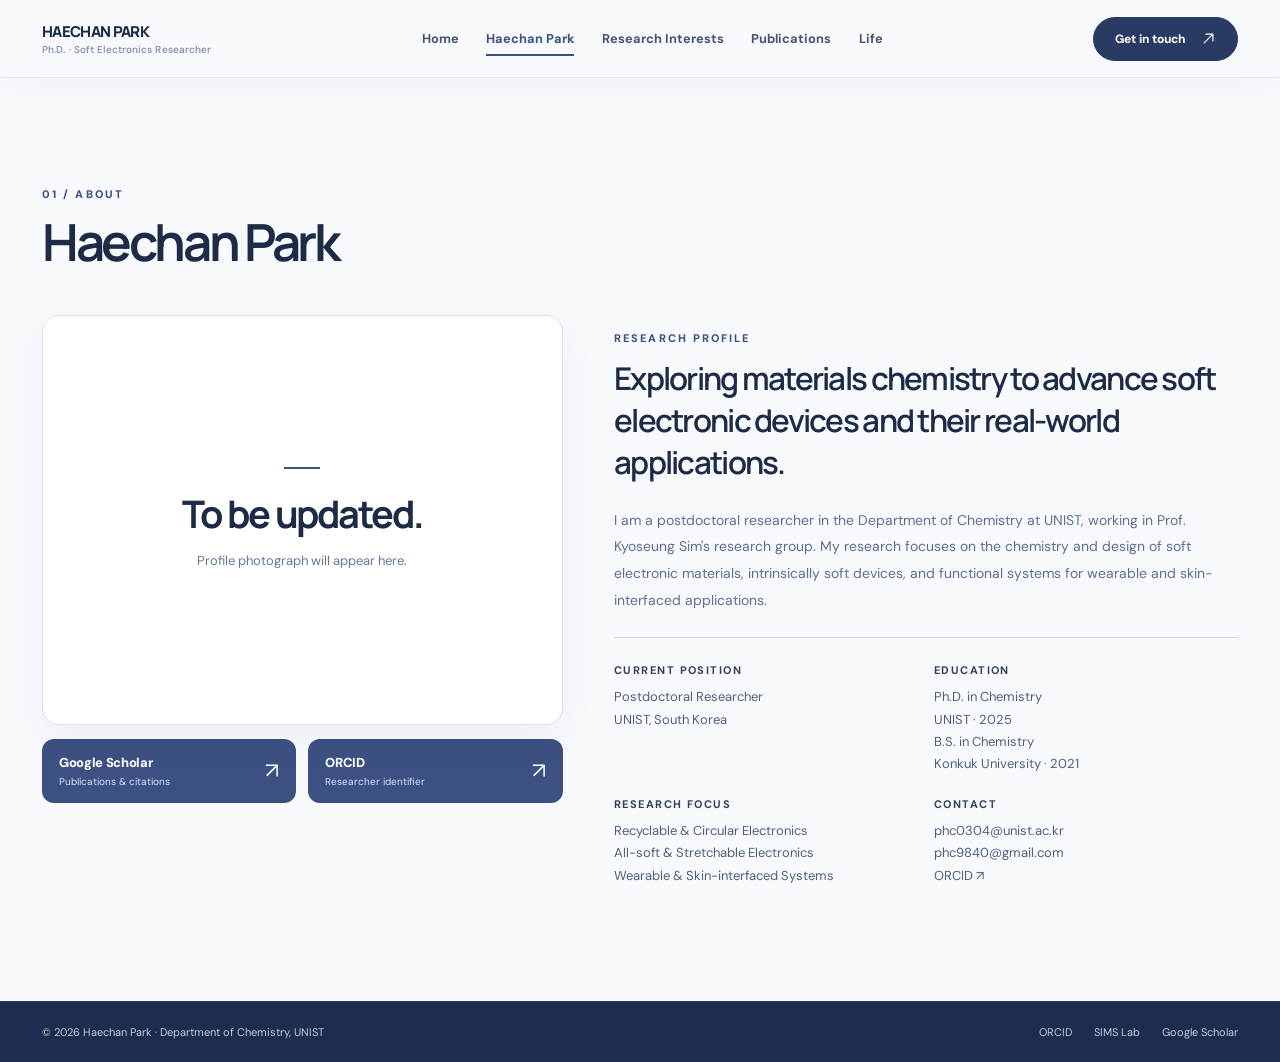
<file: haechan-park.html>
<!DOCTYPE html>

<html lang="en"><head>
<meta charset="utf-8"/>
<meta content="width=device-width, initial-scale=1" name="viewport"/>
<meta content="#3d5082" name="theme-color"/>
<meta content="Haechan Park, Ph.D. — Postdoctoral researcher in Chemistry at UNIST. Exploring recyclable, all-soft and skin-interfaced electronic systems." name="description"/>
<title>Haechan Park | Haechan Park</title>
<link href="[data-uri]" rel="icon" type="image/svg+xml"/>
<link href="https://fonts.googleapis.com" rel="preconnect"/>
<link crossorigin="" href="https://fonts.gstatic.com" rel="preconnect"/>
<link href="https://fonts.googleapis.com/css2?family=DM+Sans:wght@400;450;500;550;600;650;700;750&amp;family=Manrope:wght@400;500;600;700;800&amp;display=swap" rel="stylesheet"/>
<style>

    :root{--ink:#1d2b46;--ink2:#53617c;--muted:#8490a6;--green:#3d5082;--green2:#293b64;--lime:#dae4fa;--cream:#f7f9fd;--white:#fff;--line:#dce4f1;--soft:#eaf0f9;--max:1260px;--ease:cubic-bezier(.2,.75,.2,1)}
    *,*::before,*::after{box-sizing:border-box}html{scroll-behavior:smooth;scroll-padding-top:90px}body{margin:0;background:var(--cream);color:var(--ink);font-family:'DM Sans',sans-serif;-webkit-font-smoothing:antialiased}a{color:inherit;text-decoration:none}button{font:inherit}button,a{ -webkit-tap-highlight-color:transparent}img{display:block;max-width:100%}::selection{background:var(--lime);color:#1b263a}
    .container{width:min(calc(100% - 84px),var(--max));margin-inline:auto}.eyebrow{text-transform:uppercase;font-size:11px;letter-spacing:.19em;font-weight:800;color:var(--green)}.dot{display:inline-block;width:6px;height:6px;border-radius:100%;background:#aab5c8;margin:0 11px 2px}.screen-reader{position:absolute;width:1px;height:1px;padding:0;margin:-1px;overflow:hidden;clip:rect(0,0,0,0);white-space:nowrap;border:0}
    header.site-header{height:78px;position:sticky;top:0;z-index:100;background:rgba(247,249,253,.94);border-bottom:1px solid rgba(61,80,130,.12);backdrop-filter:blur(22px);-webkit-backdrop-filter:blur(22px)}.header-inner{display:flex;align-items:center;justify-content:space-between;height:100%;gap:22px}.brand{display:flex;align-items:center;gap:12px;white-space:nowrap}.brand-mark{width:37px;height:37px;border-radius:12px;display:grid;place-items:center;color:#fff;background:var(--green2);font-family:Manrope,sans-serif;font-size:14px;letter-spacing:-.09em;font-weight:800}.brand-text{font-family:Manrope,sans-serif;font-size:15px;font-weight:800;letter-spacing:-.045em}.brand-small{font-size:10px;font-weight:550;letter-spacing:.01em;color:var(--muted);display:block;margin-top:1px}.desktop-nav{display:flex;align-items:center;gap:36px}.desktop-nav>a{font-size:12.8px;color:#48566d;font-weight:700;position:relative;transition:color .2s}.desktop-nav>a::after{content:'';position:absolute;left:0;bottom:-9px;height:2px;width:0;background:var(--green);transition:width .22s}.desktop-nav>a:hover{color:var(--green)}.desktop-nav>a:hover::after{width:100%}.nav-contact,.dark-btn{display:inline-flex;align-items:center;justify-content:center;gap:15px;background:var(--green2);border:1px solid var(--green2);color:white;border-radius:999px;padding:13px 21px;font-weight:750;font-size:12px;transition:background .2s,transform .2s}.nav-contact:hover,.dark-btn:hover{background:#35475b;transform:translateY(-1px)}.nav-contact svg,.dark-btn svg{width:15px;height:15px}.menu-toggle{display:none;align-items:center;justify-content:center;width:42px;height:42px;background:white;border:1px solid var(--line);border-radius:12px;color:var(--ink)}.mobile-nav{display:none}
    .hero{position:relative;overflow:hidden;padding:88px 0 110px;background:radial-gradient(circle at 16% 10%,#edeff3 0,transparent 41%),var(--cream)}.hero::after{content:' ';position:absolute;width:360px;height:360px;left:-235px;bottom:-220px;border:1px solid #cbd1db;border-radius:100%;pointer-events:none}.hero-grid{display:grid;grid-template-columns: .89fr 1.11fr;gap:clamp(38px,5vw,82px);align-items:center}.hero-content{padding-top:15px}.hero-overline{display:flex;align-items:center;gap:10px;font-size:11px;letter-spacing:.16em;text-transform:uppercase;font-weight:800;color:var(--green)}.hero-overline span{width:26px;height:1px;background:var(--green)}h1,h2,h3,p{margin-top:0}.hero h1{font-family:Manrope,sans-serif;font-size:clamp(54px,5.25vw,84px);line-height:1.075;letter-spacing:-.078em;font-weight:700;margin:23px 0 28px}.hero h1 em{font-style:normal;color:var(--green)}.hero-description{max-width:450px;color:#5b6c89;font-size:15px;line-height:1.88;margin-bottom:33px}.hero-actions{display:flex;gap:19px;align-items:center;flex-wrap:wrap}.text-link{display:inline-flex;gap:12px;align-items:center;font-size:12px;font-weight:800;padding:12px 2px;color:var(--green2)}.text-link svg{width:17px;height:17px;transition:transform .2s}.text-link:hover svg{transform:translate(3px,-3px)}.hero-footnote{margin-top:70px;display:flex;gap:27px;align-items:center}.hero-footnote .line{width:45px;height:1px;background:#b8c0ce}.hero-footnote p{margin:0;font-size:11px;line-height:1.7;color:#6b7d9d}.hero-footnote strong{color:#424e63;font-weight:750}
    .hero-showcase{min-width:0}.showcase-frame{position:relative;border-radius:20px;overflow:hidden;background:#1b2939;aspect-ratio:1.13;box-shadow:0 32px 75px rgba(37,57,99,.18)}.showcase-slide{position:absolute;inset:0;opacity:0;transform:scale(1.055);transition:opacity .75s ease,transform 1.5s var(--ease);pointer-events:none}.showcase-slide.active{opacity:1;transform:scale(1);pointer-events:auto}.showcase-slide>img{height:100%;width:100%;object-fit:cover}.showcase-shade{position:absolute;inset:0;background:linear-gradient(180deg,rgba(12,20,43,.02) 43%,rgba(5,14,38,.84) 100%)}.showcase-top{position:absolute;top:26px;left:28px;right:28px;display:flex;justify-content:space-between;align-items:center;color:#ebeff6;z-index:2}.showcase-top small{font-size:10px;letter-spacing:.15em;text-transform:uppercase;font-weight:800}.showcase-index{padding:9px 12px;border:1px solid rgba(255,255,255,.29);border-radius:999px;background:rgba(255,255,255,.09);backdrop-filter:blur(12px);font-size:11px;font-weight:700}.showcase-bottom{position:absolute;left:34px;right:34px;bottom:72px;color:#fff;z-index:2}.showcase-bottom .tag{display:inline-block;color:#e1e8f5;text-transform:uppercase;letter-spacing:.16em;font-size:10px;font-weight:800;margin-bottom:12px}.showcase-bottom h3{font-family:Manrope,sans-serif;font-size:clamp(24px,2.55vw,36px);font-weight:650;letter-spacing:-.056em;line-height:1.17;max-width:445px;margin:0 0 12px}.showcase-bottom p{font-size:12px;line-height:1.55;opacity:.77;max-width:450px;margin:0}.showcase-controls{position:absolute;bottom:27px;left:34px;right:34px;display:flex;align-items:center;justify-content:space-between;z-index:3}.showcase-progress{display:flex;gap:7px}.slide-dot{height:3px;width:30px;border:0;border-radius:20px;background:rgba(255,255,255,.35);cursor:pointer;transition:background .2s,width .2s;padding:0}.slide-dot.active{width:53px;background:#becce5}.showcase-arrows{display:flex;gap:8px}.round-arrow{width:34px;height:34px;border-radius:50%;background:rgba(255,255,255,.16);border:1px solid rgba(255,255,255,.36);color:white;display:grid;place-items:center;cursor:pointer;backdrop-filter:blur(10px);transition:background .2s}.round-arrow:hover{background:rgba(255,255,255,.29)}.round-arrow svg{height:15px;width:15px}.showcase-label{display:flex;align-items:center;justify-content:space-between;padding:16px 5px 0;color:#5f718f;font-size:11px}.showcase-label span:first-child{font-weight:800;letter-spacing:.08em;text-transform:uppercase}.small-track{height:2px;background:#d7dbe3;flex:1;margin:0 22px}.small-track>span{display:block;height:100%;width:33.333%;background:#5a6a86;transition:transform .3s}
    .section{padding:105px 0}.section-header{display:flex;align-items:flex-end;justify-content:space-between;gap:24px;margin-bottom:37px}.section-header h2{font-family:Manrope,sans-serif;font-size:clamp(34px,3.4vw,48px);font-weight:650;letter-spacing:-.066em;line-height:1.19;margin:10px 0 0}.section-header p{max-width:385px;font-size:13px;line-height:1.8;color:#627493;margin:0 0 4px}.soft-section{background:#eef0f4}
    .about-grid{display:grid;grid-template-columns:.91fr 1.09fr;gap:64px;align-items:stretch}.portrait-panel{background:#dfe3ea;border-radius:18px;min-height:388px;overflow:hidden;position:relative;padding:32px;display:flex;align-items:flex-end}.portrait-lines{position:absolute;inset:0;background:repeating-radial-gradient(circle at 60% 48%,transparent 0 40px,rgba(61,80,130,.13) 41px 42px);opacity:.65}.portrait-panel::before{content:'HP';position:absolute;font-family:Manrope,sans-serif;letter-spacing:-.12em;font-size:clamp(150px,19vw,305px);font-weight:800;color:rgba(61,80,130,.16);top:17%;left:11%;line-height:1}.portrait-caption{z-index:2;display:flex;justify-content:space-between;align-items:center;width:100%;gap:12px}.portrait-caption span:first-child{font-size:12px;font-weight:800;line-height:1.45}.portrait-caption small{font-size:10px;letter-spacing:.1em;text-transform:uppercase;color:#5d6e8c;font-weight:800}.about-copy{padding:16px 0 0}.about-copy h3{font-family:Manrope,sans-serif;font-size:clamp(26px,2.65vw,37px);font-weight:600;letter-spacing:-.055em;line-height:1.34;margin:12px 0 24px}.about-copy>p{color:#5f708e;font-size:14px;line-height:1.9;margin-bottom:24px}.facts-grid{display:grid;grid-template-columns:1fr 1fr;gap:22px;padding-top:25px;border-top:1px solid #d7dce4}.fact b{display:block;font-size:11px;text-transform:uppercase;letter-spacing:.13em;margin-bottom:8px;color:#334057}.fact span{font-size:13px;line-height:1.65;color:#51607a}.award-ribbon{margin-top:25px;padding:15px 18px;border-radius:12px;background:#e6e9ee;display:flex;gap:14px;align-items:flex-start}.award-ribbon svg{color:#3a4b69;flex:none}.award-ribbon span{font-size:12px;line-height:1.6;color:#4c5971}.award-ribbon strong{display:block;font-size:11px;letter-spacing:.06em;text-transform:uppercase;color:#3b475b;margin-bottom:2px}
    .research-grid{display:grid;grid-template-columns:repeat(3,1fr);gap:18px}.research-card{min-width:0;border:1px solid #dee2e8;background:white;border-radius:17px;overflow:hidden;transition:transform .3s var(--ease),box-shadow .3s}.research-card:hover{transform:translateY(-5px);box-shadow:0 19px 45px rgba(40,57,99,.08)}.research-img{aspect-ratio:1.3;position:relative;overflow:hidden}.research-img img{width:100%;height:100%;object-fit:cover;transition:transform .7s var(--ease)}.research-card:hover .research-img img{transform:scale(1.065)}.research-number{position:absolute;left:18px;top:17px;background:rgba(245,248,255,.9);backdrop-filter:blur(7px);border-radius:6px;padding:7px 9px;font-weight:800;font-size:10px;color:var(--green2)}.research-content{padding:27px 27px 28px;min-height:178px}.research-content h3{font-family:Manrope,sans-serif;font-size:20px;letter-spacing:-.05em;line-height:1.27;margin:0 0 10px;font-weight:700}.research-content p{font-size:12px;color:#657898;line-height:1.75;margin:0}
    .publication-wrap{border-top:1px solid #dbdfe6}.pub-toolbar{display:flex;align-items:center;justify-content:space-between;gap:18px;margin-bottom:26px}.filter-buttons{display:flex;gap:8px;flex-wrap:wrap}.filter-btn{border:1px solid #d8dce4;background:transparent;color:#5c6d8b;border-radius:999px;font-size:11px;font-weight:750;padding:10px 15px;cursor:pointer;transition:background .2s,color .2s}.filter-btn.active,.filter-btn:hover{background:var(--green2);color:#fff;border-color:var(--green2)}.pub-toolbar-note{font-size:11px;color:#7c8ca8}.publication{display:grid;grid-template-columns:76px minmax(0,1fr) 110px;gap:25px;border-bottom:1px solid #dbdfe6;padding:26px 4px;align-items:center}.pub-year{font-size:12px;color:#7485a3;font-weight:800;align-self:start;padding-top:4px}.pub-title{font-family:Manrope,sans-serif;font-size:16px;font-weight:750;line-height:1.55;letter-spacing:-.027em;margin:0 0 9px}.pub-authors{font-size:11.5px;color:#6b7d9d;line-height:1.75;margin:0 0 11px}.pub-detail{display:flex;flex-wrap:wrap;align-items:center;gap:10px}.pub-journal{font-size:11px;color:#3b4962;font-weight:750}.pub-role{padding:5px 8px;border:1px solid #d7dce4;background:#f2f3f6;border-radius:4px;color:#607290;font-size:9px;font-weight:800;letter-spacing:.02em}.paper-link{justify-self:end;display:flex;align-items:center;gap:7px;white-space:nowrap;color:var(--green);font-size:11px;font-weight:800;border-bottom:1px solid #a2adc1;padding-bottom:6px}.paper-link svg{width:13px;height:13px}.publication[hidden]{display:none}.pub-footer{display:flex;justify-content:space-between;align-items:center;padding-top:28px;font-size:12px;color:#7e8ea9}.pub-footer>a{display:inline-flex;align-items:center;gap:9px;color:var(--green);font-weight:800}
    .gallery-section{background:#eaecf0;overflow:hidden}.gallery-top{display:flex;align-items:flex-end;justify-content:space-between;gap:20px;margin-bottom:35px}.gallery-actions{display:flex;gap:9px}.gallery-actions button{border:1px solid #c7ced9;background:#fafafb;border-radius:50%;width:42px;height:42px;display:grid;place-items:center;cursor:pointer;color:#36435a;transition:all .2s}.gallery-actions button:hover{background:#36435a;color:#fff}.gallery-actions button svg{width:17px;height:17px}.gallery-track{display:flex;gap:20px;overflow-x:auto;scroll-snap-type:x mandatory;scrollbar-width:none;padding:2px 0 30px;scroll-behavior:smooth}.gallery-track::-webkit-scrollbar{display:none}.gallery-card{flex:0 0 calc((100% - 40px)/3);min-width:0;scroll-snap-align:start;cursor:pointer;background:none;border:0;padding:0;text-align:left}.gallery-image{position:relative;aspect-ratio:1.08;overflow:hidden;border-radius:15px;background:#23364b}.gallery-image img{width:100%;height:100%;object-fit:cover;transition:transform .65s var(--ease)}.gallery-card:hover img{transform:scale(1.07)}.gallery-expand{position:absolute;top:15px;right:15px;background:rgba(255,255,255,.86);width:34px;height:34px;display:grid;place-items:center;border-radius:50%;color:#24374c}.gallery-expand svg{width:15px;height:15px}.gallery-card h3{font-family:Manrope,sans-serif;letter-spacing:-.04em;font-size:15px;margin:16px 0 5px;font-weight:750}.gallery-card p{font-size:11px;color:#7989a5;margin:0}.gallery-footer{display:flex;gap:15px;align-items:center;padding-top:5px}.gallery-line{background:#cad0db;flex:1;height:2px}.gallery-line>span{display:block;width:33.33%;height:100%;background:#3e4c65;transition:transform .25s}.gallery-count{font-size:10px;letter-spacing:.1em;font-weight:800;color:#5a6a86}.gallery-note{font-size:11px;color:#7b8ba7;line-height:1.7;margin:20px 0 0}
    .contact-section{background:var(--green2);color:#f6f8fc;padding:90px 0 75px;position:relative;overflow:hidden}.contact-section::before{content:'';position:absolute;width:570px;height:570px;border-radius:50%;border:1px solid rgba(200,215,255,.14);right:-125px;top:-210px;box-shadow:0 0 0 80px rgba(205,221,255,.025),0 0 0 160px rgba(205,221,255,.018)}.contact-grid{position:relative;display:flex;justify-content:space-between;align-items:end;gap:28px}.contact-section .eyebrow{color:#b6c5df}.contact-section h2{font-family:Manrope,sans-serif;font-size:clamp(36px,5vw,64px);font-weight:650;line-height:1.2;letter-spacing:-.07em;margin:15px 0 19px;max-width:700px}.contact-section p{color:#b7bfce;font-size:13px;line-height:1.8;max-width:515px;margin:0}.email-btn{display:inline-flex;align-items:center;gap:16px;border-radius:99px;background:#b8c5dd;color:#202d43;padding:17px 21px;font-size:13px;font-weight:800;flex:none;transition:transform .2s}.email-btn:hover{transform:translateY(-3px)}.email-btn svg{width:17px;height:17px}footer{background:#172432;color:#c4cbd7;border-top:1px solid rgba(255,255,255,.09);padding:23px 0}.footer-inner{display:flex;align-items:center;justify-content:space-between;gap:15px}.footer-inner span{font-size:11px}.footer-links{display:flex;gap:22px}.footer-links a{font-size:11px;color:#c4cbd7}.footer-links a:hover{color:white}
    .lightbox{position:fixed;inset:0;background:rgba(8,14,33,.93);z-index:200;display:none;align-items:center;justify-content:center;padding:7vw;backdrop-filter:blur(18px)}.lightbox.open{display:flex}.lightbox-inner{width:min(100%,960px);position:relative}.lightbox img{width:100%;max-height:75vh;object-fit:contain;border-radius:12px}.lightbox-meta{color:#e8ecf3;margin-top:17px;display:flex;gap:20px;justify-content:space-between;align-items:center}.lightbox-meta strong{font-size:15px}.lightbox-meta span{font-size:11px;color:#a7b1c3}.close-lightbox{position:absolute;right:0;top:-48px;border:1px solid rgba(255,255,255,.4);background:rgba(255,255,255,.09);border-radius:50%;color:white;width:36px;height:36px;display:grid;place-items:center;cursor:pointer}.close-lightbox svg{height:17px;width:17px}.reveal{opacity:0;transform:translateY(22px);transition:opacity .7s ease,transform .7s var(--ease)}.reveal.visible{opacity:1;transform:translateY(0)}
    @media(max-width:1080px){.container{width:min(calc(100% - 56px),var(--max))}.desktop-nav{gap:21px}.hero{padding:66px 0 90px}.hero-grid{gap:35px}.hero h1{font-size:clamp(50px,5.1vw,70px)}.hero-footnote{margin-top:42px}.showcase-frame{aspect-ratio:.97}.research-content{padding:24px 20px}.research-content h3{font-size:18px}.about-grid{gap:40px}}
    @media(max-width:760px){header.site-header{height:68px}.container{width:calc(100% - 36px)}.desktop-nav,.header-inner>.nav-contact{display:none}.menu-toggle{display:flex}.mobile-nav{display:flex;position:absolute;top:68px;left:0;right:0;background:#f8f9fa;border-bottom:1px solid var(--line);padding:12px 20px 22px;flex-direction:column;gap:0;box-shadow:0 15px 35px rgba(40,57,99,.07)}.mobile-nav[hidden]{display:none}.mobile-nav a{padding:14px 2px;font-size:14px;font-weight:700;border-bottom:1px solid #e8ebef}.hero{padding:60px 0 74px}.hero-grid{grid-template-columns:1fr;gap:40px}.hero-content{padding-top:0}.hero h1{font-size:clamp(54px,10vw,74px);max-width:650px}.hero-description{max-width:610px}.hero-footnote{display:none}.showcase-frame{aspect-ratio:1.24}.section{padding:75px 0}.section-header{display:block;margin-bottom:30px}.section-header p{margin-top:14px}.about-grid{grid-template-columns:1fr;gap:30px}.portrait-panel{min-height:275px}.portrait-panel::before{font-size:220px;top:0}.about-copy{padding:0}.research-grid{grid-template-columns:1fr;gap:17px}.research-card{display:grid;grid-template-columns:40% 60%}.research-img{height:100%;aspect-ratio:auto}.research-content{min-height:unset;padding:25px 24px;align-self:center}.research-content h3{font-size:20px}.gallery-card{flex-basis:calc((100% - 16px)/2)}.gallery-track{gap:16px}.gallery-footer .gallery-line>span{width:50%}.contact-grid{display:block}.email-btn{margin-top:30px}.publication{grid-template-columns:50px minmax(0,1fr);gap:12px}.paper-link{grid-column:2;justify-self:start}.pub-toolbar{align-items:start;display:block}.pub-toolbar-note{display:block;margin-top:13px}}
    @media(max-width:490px){.brand-text{font-size:14px}.hero h1{font-size:clamp(48px,12.6vw,64px)}.hero-description{font-size:13.5px}.hero-actions{gap:10px}.showcase-frame{aspect-ratio:.95;border-radius:14px}.showcase-top{left:20px;right:20px;top:20px}.showcase-bottom{left:22px;right:20px;bottom:80px}.showcase-bottom h3{font-size:25px}.showcase-controls{left:22px;right:22px}.section-header h2{font-size:36px}.facts-grid{gap:14px}.research-card{display:block}.research-img{aspect-ratio:1.65}.research-content{min-height:unset;padding:21px 21px 24px}.gallery-card{flex-basis:84%}.gallery-footer .gallery-line>span{width:25%}.pub-title{font-size:14px}.publication{grid-template-columns:43px 1fr}.pub-year{font-size:11px}.contact-section h2{font-size:42px}.footer-inner{display:block}.footer-links{margin-top:13px}.lightbox{padding:18px}}
    @media(prefers-reduced-motion:reduce){html{scroll-behavior:auto}*,*::before,*::after{animation-duration:.01ms!important;transition-duration:.01ms!important}.reveal{opacity:1;transform:none}}
  
/* V2 / MULTI-PAGE NAVIGATION AND BLUE THEME */
:root{--accent:#3d5082;--accent-dark:#293b64;--accent-light:#eaf0fb;--ink:#1d2b46;--ink2:#52627e;--muted:#8390a8;--green:#3d5082;--green2:#293b64;--lime:#dae4fa;--cream:#f7f9fd;--line:#dce4f1;--soft:#eaf0f9}
html{scroll-padding-top:78px}
.site-header{box-shadow:0 7px 24px rgba(36,50,88,.035)}
.desktop-nav{gap:clamp(15px,2.15vw,31px)}
.desktop-nav>a[aria-current="page"]{color:var(--accent)}
.desktop-nav>a[aria-current="page"]::after{width:100%}
.mobile-nav a[aria-current="page"]{color:var(--accent);font-weight:800}
.nav-contact:hover,.dark-btn:hover{background:#3d5082;border-color:#3d5082}
.brand-mark{background:#3d5082}
.hero{background:radial-gradient(circle at 12% 7%,rgba(213,226,251,.54),transparent 45%),var(--cream)}
.home-page main{min-height:calc(100svh - 78px - 61px);display:flex;align-items:center}
.home-page .hero{width:100%;padding:clamp(45px,6vh,86px) 0 clamp(54px,7vh,96px)}
.home-page .hero-grid{grid-template-columns:.87fr 1.13fr}
.home-page .showcase-frame{border-radius:22px;box-shadow:0 29px 78px rgba(39,56,100,.20)}
.home-page .showcase-slide>img{filter:saturate(.98)}
.showcase-bottom .tag{color:#dbe6ff}
.showcase-top{color:#edf2ff}
.showcase-shade{background:linear-gradient(180deg,rgba(4,17,44,.01) 38%,rgba(7,18,45,.89) 100%)}
.slide-dot.active{background:#d5e2ff}
.small-track>span,.gallery-line>span{background:#3d5082}
.page-main{min-height:calc(100svh - 78px - 61px)}
.page-main .section{padding-top:clamp(72px,8.5vw,120px);padding-bottom:clamp(88px,9vw,130px)}
.page-main .section-header{margin-bottom:43px}
.page-main .section-header h2{font-size:clamp(40px,4vw,62px)}
.page-main .section-header p{max-width:425px;font-size:14px}
.page-main .section.soft-section{background:linear-gradient(180deg,#f0f4fc 0%,#f7f9fd 100%)}
.page-main .gallery-section{background:#f0f4fa}
.page-main .about-grid{align-items:start}
.page-main .portrait-panel{min-height:465px}
.page-main .research-img{aspect-ratio:1.25}
.page-main .research-card{box-shadow:0 12px 36px rgba(36,55,100,.055)}
.page-main .publication{padding-top:33px;padding-bottom:33px}
.page-main .gallery-image{aspect-ratio:1.04}
.page-main .gallery-track{padding-bottom:28px}
.page-main .contact-section{padding:82px 0}
.page-kicker{display:flex;align-items:center;gap:10px;color:var(--accent);font-size:10px;letter-spacing:.16em;font-weight:800;text-transform:uppercase}
.page-kicker::before{content:'';width:28px;height:1px;background:var(--accent)}
.page-intro{max-width:920px;margin-bottom:45px;color:#677895;font-size:14px;line-height:1.8}
footer{background:#1d2d50}
.footer-links a:hover{text-decoration:underline}
a:focus-visible,button:focus-visible{outline:3px solid #8aabef;outline-offset:3px}
@media(max-width:1080px){.desktop-nav{gap:15px}.desktop-nav>a{font-size:11.6px}.home-page .hero-grid{gap:36px}}
@media(max-width:760px){.home-page main{min-height:unset;display:block}.home-page .hero{padding:60px 0 86px}.home-page .hero-grid{grid-template-columns:1fr}.page-main{min-height:unset}.page-main .section{padding-top:74px;padding-bottom:86px}.page-main .portrait-panel{min-height:300px}.page-main .research-img{aspect-ratio:auto}.page-main .gallery-image{aspect-ratio:1.04}}
@media(max-width:490px){.home-page .hero{padding-top:44px}.home-page .hero-grid{gap:34px}.page-main .section-header h2{font-size:37px}.page-main .research-img{aspect-ratio:1.65}.page-main .gallery-image{aspect-ratio:1.04}}


/* Profile refinements, Nov 2026 */
.page-main .section-header{justify-content:flex-start}
.page-main .section-header p{display:none}
.page-main .about-grid{grid-template-columns:.91fr 1.09fr;gap:clamp(30px,4vw,64px)}
.about-visual-column{min-width:0}
.about-visual-column .portrait-panel{min-height:410px}
.profile-links{display:grid;grid-template-columns:repeat(2,minmax(0,1fr));gap:12px;margin-top:14px}
.profile-link{display:flex;justify-content:space-between;align-items:center;gap:8px;min-width:0;background:#3d5082;color:#fff;padding:15px 17px;border-radius:12px;transition:background .2s,transform .2s}
.profile-link:hover{background:#293b64;transform:translateY(-2px)}
.profile-link-text{min-width:0;display:flex;flex-direction:column;gap:4px}
.profile-link strong{font-size:13px;font-weight:800;letter-spacing:-.025em}
.profile-link small{font-size:10px;color:#d9e3fb;line-height:1.35}
.profile-link-arrow{font-size:22px;line-height:1;color:#eef3ff}
.about-copy h3{font-size:clamp(25px,2.45vw,34px)}
.facts-grid{gap:22px 16px}
.fact span{overflow-wrap:anywhere}
@media(max-width:760px){.page-main .about-grid{grid-template-columns:1fr}.about-visual-column .portrait-panel{min-height:310px}}
@media(max-width:400px){.profile-links{gap:9px}.profile-link{padding:13px 10px}.profile-link small{font-size:9px}}

/* Profile photograph placeholder */
.portrait-panel.photo-pending{display:flex;align-items:center;justify-content:center;background:#e8edf6;border:1px solid #d9e1ef;text-align:center;}
.portrait-panel.photo-pending::before{content:none;}
.photo-pending-text{position:relative;z-index:2;margin:0;color:#647697;font-family:Manrope,sans-serif;font-size:clamp(19px,2vw,25px);font-weight:650;letter-spacing:-.035em;}

/* Align the About background and photo placeholder with Life page */
.page-main #about{background:var(--cream)}
.profile-photo-placeholder{position:relative;min-height:410px;display:grid;place-items:center;overflow:hidden;border-radius:17px;border:1px solid #dee2e8;background:#fff;box-shadow:0 12px 36px rgba(36,55,100,.055)}
.profile-placeholder-inner{position:relative;text-align:center;padding:34px 22px}
.profile-placeholder-dash{display:block;width:36px;height:2px;background:#3d5082;margin:0 auto 22px}
.profile-placeholder-inner h3{font-family:Manrope,sans-serif;font-size:clamp(27px,3vw,38px);letter-spacing:-.055em;line-height:1.2;margin:0;color:#1d2b46;font-weight:700}
.profile-placeholder-inner p{font-size:13px;line-height:1.8;color:#657898;margin:13px 0 0}
@media(max-width:760px){.profile-photo-placeholder{min-height:310px}}
@media(max-width:490px){.profile-photo-placeholder{min-height:280px}.profile-placeholder-inner h3{font-size:29px}}
</style></head><body class="inner-page"><svg aria-hidden="true" class="screen-reader" xmlns="http://www.w3.org/2000/svg"><symbol id="i-arrow" viewbox="0 0 24 24"><path d="M5 12h14m-6-6 6 6-6 6" fill="none" stroke="currentColor" stroke-linecap="round" stroke-linejoin="round" stroke-width="1.8"></path></symbol><symbol id="i-diag" viewbox="0 0 24 24"><path d="M5 19 19 5M8 5h11v11" fill="none" stroke="currentColor" stroke-linecap="round" stroke-linejoin="round" stroke-width="1.8"></path></symbol><symbol id="i-left" viewbox="0 0 24 24"><path d="M15 5 8 12l7 7" fill="none" stroke="currentColor" stroke-linecap="round" stroke-linejoin="round" stroke-width="1.7"></path></symbol><symbol id="i-right" viewbox="0 0 24 24"><path d="m9 5 7 7-7 7" fill="none" stroke="currentColor" stroke-linecap="round" stroke-linejoin="round" stroke-width="1.7"></path></symbol><symbol id="i-expand" viewbox="0 0 24 24"><path d="M8 4H4v4M16 4h4v4M4 16v4h4m12-4v4h-4" fill="none" stroke="currentColor" stroke-linejoin="round" stroke-width="1.8"></path></symbol><symbol id="i-close" viewbox="0 0 24 24"><path d="m5 5 14 14M19 5 5 19" stroke="currentColor" stroke-linecap="round" stroke-width="1.8"></path></symbol></svg><header class="site-header">
<div class="container header-inner">
<a aria-label="Haechan Park homepage" class="brand" href="index.html"><span><span class="brand-text">HAECHAN PARK</span><span class="brand-small">Ph.D. · Soft Electronics Researcher</span></span></a>
<nav aria-label="Main navigation" class="desktop-nav"><a href="index.html">Home</a><a aria-current="page" href="haechan-park.html">Haechan Park</a><a href="research-interests.html">Research Interests</a><a href="publications.html">Publications</a><a href="life.html">Life</a></nav>
<a class="nav-contact" href="mailto:phc0304@unist.ac.kr">Get in touch <svg><use href="#i-diag"></use></svg></a>
<button aria-controls="mobileNav" aria-expanded="false" aria-label="Open navigation" class="menu-toggle" id="menuToggle" type="button"><svg fill="none" height="22" stroke="currentColor" stroke-width="1.8" viewbox="0 0 24 24" width="22"><path d="M4 7h16M4 12h16M4 17h16"></path></svg></button>
</div>
<nav aria-label="Mobile navigation" class="mobile-nav" hidden="" id="mobileNav"><a href="index.html">Home</a><a aria-current="page" href="haechan-park.html">Haechan Park</a><a href="research-interests.html">Research Interests</a><a href="publications.html">Publications</a><a href="life.html">Life</a><a href="mailto:phc0304@unist.ac.kr">Contact</a></nav>
</header><main class="page-main" id="main-content"><section aria-labelledby="aboutTitle" class="section" id="about">
<div class="container">
<div class="section-header reveal"><div><div class="eyebrow">01 / About</div><h2 id="aboutTitle">Haechan Park</h2></div></div>
<div class="about-grid">
<div class="about-visual-column"><div aria-label="Profile photograph to be updated" class="profile-photo-placeholder reveal">
  <div class="profile-placeholder-inner">
    <span class="profile-placeholder-dash" aria-hidden="true"></span>
    <h3>To be updated.</h3>
    <p>Profile photograph will appear here.</p>
  </div>
</div><div aria-label="Researcher profiles" class="profile-links"><a class="profile-link" href="https://scholar.google.com/citations?user=w9Lw_o8AAAAJ&amp;hl=ko" rel="noopener noreferrer" target="_blank"><span class="profile-link-text"><strong>Google Scholar</strong><small>Publications &amp; citations</small></span><span aria-hidden="true" class="profile-link-arrow">↗</span></a><a class="profile-link" href="https://orcid.org/0000-0003-1129-7383" rel="noopener noreferrer" target="_blank"><span class="profile-link-text"><strong>ORCID</strong><small>Researcher identifier</small></span><span aria-hidden="true" class="profile-link-arrow">↗</span></a></div></div>
<div class="about-copy reveal"><div class="eyebrow">Research profile</div><h3>Exploring materials chemistry to advance soft electronic devices and their real-world applications.</h3><p>I am a postdoctoral researcher in the Department of Chemistry at UNIST, working in Prof. Kyoseung Sim's research group. My research focuses on the chemistry and design of soft electronic materials, intrinsically soft devices, and functional systems for wearable and skin-interfaced applications.</p><div class="facts-grid"><div class="fact"><b>Current position</b><span>Postdoctoral Researcher<br/>UNIST, South Korea</span></div><div class="fact"><b>Education</b><span>Ph.D. in Chemistry<br/>UNIST · 2025<br/>B.S. in Chemistry<br/>Konkuk University · 2021</span></div><div class="fact"><b>Research focus</b><span>Recyclable &amp; Circular Electronics<br/>All-soft &amp; Stretchable Electronics<br/>Wearable &amp; Skin-interfaced Systems</span></div><div class="fact"><b>Contact</b><span><a href="mailto:phc0304@unist.ac.kr">phc0304@unist.ac.kr</a><br/><a href="mailto:phc9840@gmail.com">phc9840@gmail.com</a><br/><a href="https://orcid.org/0000-0003-1129-7383" rel="noopener noreferrer" target="_blank">ORCID ↗</a></span></div></div></div>
</div>
</div>
</section></main><footer><div class="container footer-inner"><span>© <span id="year">2026</span> Haechan Park · Department of Chemistry, UNIST</span><div class="footer-links"><a href="https://orcid.org/0000-0003-1129-7383" rel="noopener noreferrer" target="_blank">ORCID</a><a href="https://sites.google.com/view/sims-lab/home" rel="noopener noreferrer" target="_blank">SIMS Lab</a><a href="https://scholar.google.com/citations?user=w9Lw_o8AAAAJ&amp;hl=ko" rel="noopener noreferrer" target="_blank">Google Scholar</a></div></div></footer><script>
(()=>{'use strict';
const $=(s,root=document)=>root.querySelector(s), $$=(s,root=document)=>Array.from(root.querySelectorAll(s));
const year=$('#year');if(year)year.textContent=new Date().getFullYear();
const toggle=$('#menuToggle'),nav=$('#mobileNav');
if(toggle&&nav){toggle.addEventListener('click',()=>{const open=nav.hidden;nav.hidden=!open;toggle.setAttribute('aria-expanded',String(open));toggle.setAttribute('aria-label',open?'Close navigation':'Open navigation')});$$('a',nav).forEach(a=>a.addEventListener('click',()=>{nav.hidden=true;toggle.setAttribute('aria-expanded','false')}))}
const reduced=window.matchMedia('(prefers-reduced-motion: reduce)').matches;
const hero=$('#heroCarousel');
if(hero){const slides=$$('.showcase-slide',hero),dots=$$('.slide-dot',hero);let current=0,timer=null,paused=false;
function goToSlide(index){current=(index+slides.length)%slides.length;slides.forEach((el,i)=>{const selected=i===current;el.classList.toggle('active',selected);el.setAttribute('aria-hidden',String(!selected))});dots.forEach((el,i)=>{el.classList.toggle('active',i===current);el.setAttribute('aria-selected',String(i===current))});const p=$('#heroProgressLine');if(p)p.style.transform=`translateX(${current*100}%)`}
function restart(){clearInterval(timer);if(!reduced)timer=setInterval(()=>{if(!paused&&!document.hidden)goToSlide(current+1)},5700)}
$('#heroPrev').addEventListener('click',()=>{goToSlide(current-1);restart()});$('#heroNext').addEventListener('click',()=>{goToSlide(current+1);restart()});dots.forEach((b,i)=>b.addEventListener('click',()=>{goToSlide(i);restart()}));
hero.addEventListener('mouseenter',()=>paused=true);hero.addEventListener('mouseleave',()=>paused=false);hero.addEventListener('focusin',()=>paused=true);hero.addEventListener('focusout',()=>paused=false);hero.addEventListener('keydown',e=>{if(e.key==='ArrowLeft'||e.key==='ArrowRight'){e.preventDefault();goToSlide(current+(e.key==='ArrowRight'?1:-1));restart()}});
let touchX=null;hero.addEventListener('touchstart',e=>{touchX=e.touches[0].clientX},{passive:true});hero.addEventListener('touchend',e=>{if(touchX!==null&&Math.abs(e.changedTouches[0].clientX-touchX)>45){goToSlide(current+(e.changedTouches[0].clientX<touchX?1:-1));restart()}touchX=null},{passive:true});restart();}
const pubList=$('#publicationList');
if(pubList){
// Edit the array below to add/remove publications. Each entry creates one paper row.
const publications=[
      {year:2026,title:'Recycling Organic Semiconductors: Toward Sustainable Emerging Electronics',authors:'Haechan Park†, Yerin Kim†, Minji Kim†, Jihyeon Jang†, et al.',journal:'ACS Materials Au · 6, 484–493',role:'lead',roleText:'Co-first author',url:'https://doi.org/10.1021/acsmaterialsau.5c00128'},
      {year:2025,title:'Irreproducible SEBS wrinkling based on spin evaporation enabling identifiable artificial finger pad electronics',authors:'Juyeong Lee†, Haechan Park†, Sehyun Kim, Chang Liu, Zhengwei Li & Kyoseung Sim',journal:'Nature Communications · 16, 2225',role:'lead',roleText:'Co-first author',url:'https://doi.org/10.1038/s41467-025-57498-y'},
      {year:2024,title:'Organic flexible electronics with closed-loop recycling for sustainable wearable technology',authors:'Haechan Park, Sehyun Kim, Juyeong Lee, Inwoo Lee, et al.',journal:'Nature Electronics · 7, 39–50',role:'lead',roleText:'First author · Cover',url:'https://doi.org/10.1038/s41928-023-01078-9'},
      {year:2024,title:'Facile strategy for uniform gold coating on silver nanowires embedded PDMS for soft electronics',authors:'Haechan Park, Sehyun Kim, Juyeong Lee, Kwangmin Kim, et al.',journal:'npj Flexible Electronics · 8, 63',role:'lead',roleText:'First author',url:'https://doi.org/10.1038/s41528-024-00349-5'},
      {year:2024,title:'Chemically and physically enhanced adhesion for robust interfaces in all-soft vertical organic photodetectors',authors:'Haechan Park†, Daeun Kim†, Sehyun Kim, Myeonghyeon Na, Yeeun Kim & Kyoseung Sim',journal:'Chemical Communications · 60, 9262–9265',role:'lead',roleText:'Co-first author',url:'https://doi.org/10.1039/D4CC03214D'},
      {year:2024,title:'Soft Schottky diodes for skin-interfaced electronics enabled by entirely soft components',authors:'Donghyung Shin†, Sehyun Kim†, Haechan Park, et al.',journal:'Soft Science · 4, 22',role:'other',roleText:'Co-author',url:'https://doi.org/10.20517/ss.2024.03'},
      {year:2023,title:'A skin-friendly soft strain sensor with direct skin adhesion enabled by using a non-toxic surfactant',authors:'Haechan Park†, Myeonghyeon Na†, Donghyung Shin†, et al.',journal:'Journal of Materials Chemistry C · 11, 9611–9619',role:'lead',roleText:'Co-first author',url:'https://doi.org/10.1039/D3TC01150J'}
    ];
const safe=t=>String(t).replace(/[&<>"']/g,c=>({'&':'&amp;','<':'&lt;','>':'&gt;','"':'&quot;',"'":'&#39;'}[c]));
function renderPubs(filter='all'){const items=publications.filter(p=>filter==='all'||p.role===filter);pubList.innerHTML=items.map(p=>`<article class="publication"><span class="pub-year">${p.year}</span><div><h3 class="pub-title">${safe(p.title)}</h3><p class="pub-authors">${safe(p.authors)}</p><div class="pub-detail"><span class="pub-journal">${safe(p.journal)}</span><span class="pub-role">${safe(p.roleText)}</span></div></div><a class="paper-link" href="${p.url}" target="_blank" rel="noopener noreferrer" aria-label="Open paper: ${safe(p.title)}">View paper <svg><use href="#i-diag"/></svg></a></article>`).join('');$('#pubCount').textContent=`Showing ${items.length} of ${publications.length} selected publications`;}
renderPubs();$$('.filter-btn').forEach(btn=>btn.addEventListener('click',()=>{$$('.filter-btn').forEach(b=>{b.classList.remove('active');b.setAttribute('aria-pressed','false')});btn.classList.add('active');btn.setAttribute('aria-pressed','true');renderPubs(btn.dataset.filter)}));}
const gallery=$('#galleryTrack');
if(gallery){const cards=$$('.gallery-card',gallery);const step=()=>cards[0].getBoundingClientRect().width+parseFloat(getComputedStyle(gallery).gap||'20');function visibleCount(){return Math.max(1,Math.round(gallery.clientWidth/step()))}function updateGallery(){const max=Math.max(1,cards.length-visibleCount());const index=Math.min(max,Math.max(0,Math.round(gallery.scrollLeft/step())));$('#galleryCount').textContent=`${String(index+1).padStart(2,'0')} / ${String(cards.length).padStart(2,'0')}`;$('#galleryProgressLine').style.width=`${100*visibleCount()/cards.length}%`;$('#galleryProgressLine').style.transform=`translateX(${index*100/visibleCount()}%)`}
$('#galleryPrev').addEventListener('click',()=>gallery.scrollBy({left:-step(),behavior:'smooth'}));$('#galleryNext').addEventListener('click',()=>gallery.scrollBy({left:step(),behavior:'smooth'}));gallery.addEventListener('scroll',()=>requestAnimationFrame(updateGallery),{passive:true});window.addEventListener('resize',updateGallery);updateGallery();
const modal=$('#lightbox'),modalImg=$('#lightboxImg');let lastTrigger=null;function closeModal(){modal.classList.remove('open');modal.setAttribute('aria-hidden','true');document.body.style.overflow='';if(lastTrigger)lastTrigger.focus()}
cards.forEach(card=>card.addEventListener('click',()=>{lastTrigger=card;modalImg.src=card.dataset.image;modalImg.alt=card.querySelector('img').alt;$('#lightboxTitle').textContent=card.dataset.title;modal.classList.add('open');modal.setAttribute('aria-hidden','false');document.body.style.overflow='hidden';$('#closeLightbox').focus()}));$('#closeLightbox').addEventListener('click',closeModal);modal.addEventListener('click',e=>{if(e.target===modal)closeModal()});document.addEventListener('keydown',e=>{if(e.key==='Escape'&&modal.classList.contains('open'))closeModal()});}
if('IntersectionObserver' in window&&!reduced){const io=new IntersectionObserver(entries=>{entries.forEach(entry=>{if(entry.isIntersecting){entry.target.classList.add('visible');io.unobserve(entry.target)}})},{threshold:.09});$$('.reveal').forEach(el=>io.observe(el))}else $$('.reveal').forEach(el=>el.classList.add('visible'));
})();

</script></body></html>
</file>
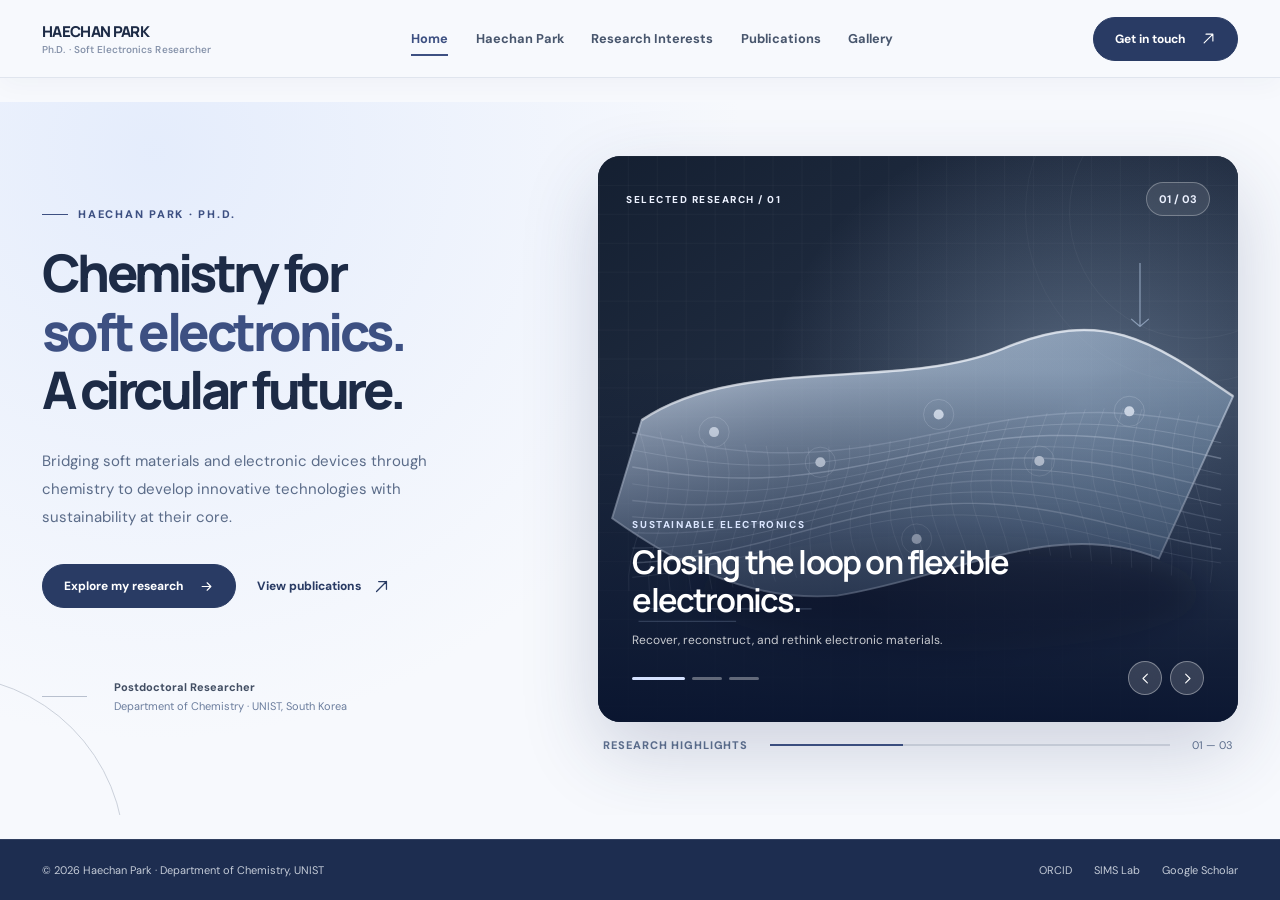
<file: index (1).html>
<!DOCTYPE html>
<html lang="en"><head>
<meta charset="utf-8"/>
<meta content="width=device-width, initial-scale=1" name="viewport"/>
<meta content="#3d5082" name="theme-color"/>
<meta content="Haechan Park, Ph.D. — Postdoctoral researcher in Chemistry at UNIST. Exploring recyclable, all-soft and skin-interfaced electronic systems." name="description"/>
<title>Haechan Park | Soft Electronics Research</title>
<link href="https://fonts.googleapis.com" rel="preconnect"/>
<link crossorigin="" href="https://fonts.gstatic.com" rel="preconnect"/>
<link href="https://fonts.googleapis.com/css2?family=DM+Sans:wght@400;450;500;550;600;650;700;750&amp;family=Manrope:wght@400;500;600;700;800&amp;display=swap" rel="stylesheet"/>

<style>

    :root{--ink:#1d2b46;--ink2:#53617c;--muted:#8490a6;--green:#3d5082;--green2:#293b64;--lime:#dae4fa;--cream:#f7f9fd;--white:#fff;--line:#dce4f1;--soft:#eaf0f9;--max:1260px;--ease:cubic-bezier(.2,.75,.2,1)}
    *,*::before,*::after{box-sizing:border-box}html{scroll-behavior:smooth;scroll-padding-top:90px}body{margin:0;background:var(--cream);color:var(--ink);font-family:'DM Sans',sans-serif;-webkit-font-smoothing:antialiased}a{color:inherit;text-decoration:none}button{font:inherit}button,a{ -webkit-tap-highlight-color:transparent}img{display:block;max-width:100%}::selection{background:var(--lime);color:#1b263a}
    .container{width:min(calc(100% - 84px),var(--max));margin-inline:auto}.eyebrow{text-transform:uppercase;font-size:11px;letter-spacing:.19em;font-weight:800;color:var(--green)}.dot{display:inline-block;width:6px;height:6px;border-radius:100%;background:#aab5c8;margin:0 11px 2px}.screen-reader{position:absolute;width:1px;height:1px;padding:0;margin:-1px;overflow:hidden;clip:rect(0,0,0,0);white-space:nowrap;border:0}
    header.site-header{height:78px;position:sticky;top:0;z-index:100;background:rgba(247,249,253,.94);border-bottom:1px solid rgba(61,80,130,.12);backdrop-filter:blur(22px);-webkit-backdrop-filter:blur(22px)}.header-inner{display:flex;align-items:center;justify-content:space-between;height:100%;gap:22px}.brand{display:flex;align-items:center;gap:0;white-space:nowrap}.brand-mark{width:37px;height:37px;border-radius:12px;display:grid;place-items:center;color:#fff;background:var(--green2);font-family:Manrope,sans-serif;font-size:14px;letter-spacing:-.09em;font-weight:800}.brand-text{font-family:Manrope,sans-serif;font-size:15px;font-weight:800;letter-spacing:-.045em}.brand-small{font-size:10px;font-weight:550;letter-spacing:.01em;color:var(--muted);display:block;margin-top:1px}.desktop-nav{display:flex;align-items:center;gap:36px}.desktop-nav>a{font-size:12.8px;color:#48566d;font-weight:700;position:relative;transition:color .2s}.desktop-nav>a::after{content:'';position:absolute;left:0;bottom:-9px;height:2px;width:0;background:var(--green);transition:width .22s}.desktop-nav>a:hover{color:var(--green)}.desktop-nav>a:hover::after{width:100%}.nav-contact,.dark-btn{display:inline-flex;align-items:center;justify-content:center;gap:15px;background:var(--green2);border:1px solid var(--green2);color:white;border-radius:999px;padding:13px 21px;font-weight:750;font-size:12px;transition:background .2s,transform .2s}.nav-contact:hover,.dark-btn:hover{background:#35475b;transform:translateY(-1px)}.nav-contact svg,.dark-btn svg{width:15px;height:15px}.menu-toggle{display:none;align-items:center;justify-content:center;width:42px;height:42px;background:white;border:1px solid var(--line);border-radius:12px;color:var(--ink)}.mobile-nav{display:none}
    .hero{position:relative;overflow:hidden;padding:88px 0 110px;background:radial-gradient(circle at 16% 10%,#edeff3 0,transparent 41%),var(--cream)}.hero::after{content:' ';position:absolute;width:360px;height:360px;left:-235px;bottom:-220px;border:1px solid #cbd1db;border-radius:100%;pointer-events:none}.hero-grid{display:grid;grid-template-columns: .89fr 1.11fr;gap:clamp(38px,5vw,82px);align-items:center}.hero-content{padding-top:15px}.hero-overline{display:flex;align-items:center;gap:10px;font-size:11px;letter-spacing:.16em;text-transform:uppercase;font-weight:800;color:var(--green)}.hero-overline span{width:26px;height:1px;background:var(--green)}h1,h2,h3,p{margin-top:0}.hero h1{font-family:Manrope,sans-serif;font-size:clamp(43px,4.05vw,63px);line-height:1.12;letter-spacing:-.068em;font-weight:800;margin:23px 0 28px}.hero h1 em{font-style:normal;color:var(--green)}.hero-description{max-width:450px;color:#5b6c89;font-size:15px;line-height:1.88;margin-bottom:33px}.hero-actions{display:flex;gap:19px;align-items:center;flex-wrap:wrap}.text-link{display:inline-flex;gap:12px;align-items:center;font-size:12px;font-weight:800;padding:12px 2px;color:var(--green2)}.text-link svg{width:17px;height:17px;transition:transform .2s}.text-link:hover svg{transform:translate(3px,-3px)}.hero-footnote{margin-top:70px;display:flex;gap:27px;align-items:center}.hero-footnote .line{width:45px;height:1px;background:#b8c0ce}.hero-footnote p{margin:0;font-size:11px;line-height:1.7;color:#6b7d9d}.hero-footnote strong{color:#424e63;font-weight:750}
    .hero-showcase{min-width:0}.showcase-frame{position:relative;border-radius:20px;overflow:hidden;background:#1b2939;aspect-ratio:1.13;box-shadow:0 32px 75px rgba(37,57,99,.18)}.showcase-slide{position:absolute;inset:0;opacity:0;transform:scale(1.055);transition:opacity .75s ease,transform 1.5s var(--ease);pointer-events:none}.showcase-slide.active{opacity:1;transform:scale(1);pointer-events:auto}.showcase-slide>img{height:100%;width:100%;object-fit:cover}.showcase-shade{position:absolute;inset:0;background:linear-gradient(180deg,rgba(12,20,43,.02) 43%,rgba(5,14,38,.84) 100%)}.showcase-top{position:absolute;top:26px;left:28px;right:28px;display:flex;justify-content:space-between;align-items:center;color:#ebeff6;z-index:2}.showcase-top small{font-size:10px;letter-spacing:.15em;text-transform:uppercase;font-weight:800}.showcase-index{padding:9px 12px;border:1px solid rgba(255,255,255,.29);border-radius:999px;background:rgba(255,255,255,.09);backdrop-filter:blur(12px);font-size:11px;font-weight:700}.showcase-bottom{position:absolute;left:34px;right:34px;bottom:72px;color:#fff;z-index:2}.showcase-bottom .tag{display:inline-block;color:#e1e8f5;text-transform:uppercase;letter-spacing:.16em;font-size:10px;font-weight:800;margin-bottom:12px}.showcase-bottom h3{font-family:Manrope,sans-serif;font-size:clamp(24px,2.55vw,36px);font-weight:650;letter-spacing:-.056em;line-height:1.17;max-width:445px;margin:0 0 12px}.showcase-bottom p{font-size:12px;line-height:1.55;opacity:.77;max-width:450px;margin:0}.showcase-controls{position:absolute;bottom:27px;left:34px;right:34px;display:flex;align-items:center;justify-content:space-between;z-index:3}.showcase-progress{display:flex;gap:7px}.slide-dot{height:3px;width:30px;border:0;border-radius:20px;background:rgba(255,255,255,.35);cursor:pointer;transition:background .2s,width .2s;padding:0}.slide-dot.active{width:53px;background:#becce5}.showcase-arrows{display:flex;gap:8px}.round-arrow{width:34px;height:34px;border-radius:50%;background:rgba(255,255,255,.16);border:1px solid rgba(255,255,255,.36);color:white;display:grid;place-items:center;cursor:pointer;backdrop-filter:blur(10px);transition:background .2s}.round-arrow:hover{background:rgba(255,255,255,.29)}.round-arrow svg{height:15px;width:15px}.showcase-label{display:flex;align-items:center;justify-content:space-between;padding:16px 5px 0;color:#5f718f;font-size:11px}.showcase-label span:first-child{font-weight:800;letter-spacing:.08em;text-transform:uppercase}.small-track{height:2px;background:#d7dbe3;flex:1;margin:0 22px}.small-track>span{display:block;height:100%;width:33.333%;background:#5a6a86;transition:transform .3s}
    .section{padding:105px 0}.section-header{display:flex;align-items:flex-end;justify-content:space-between;gap:24px;margin-bottom:37px}.section-header h2{font-family:Manrope,sans-serif;font-size:clamp(34px,3.4vw,48px);font-weight:650;letter-spacing:-.066em;line-height:1.19;margin:10px 0 0}.section-header p{max-width:385px;font-size:13px;line-height:1.8;color:#627493;margin:0 0 4px}.soft-section{background:#eef0f4}
    .about-grid{display:grid;grid-template-columns:.91fr 1.09fr;gap:64px;align-items:stretch}.portrait-panel{background:#dfe3ea;border-radius:18px;min-height:388px;overflow:hidden;position:relative;padding:32px;display:flex;align-items:flex-end}.portrait-lines{position:absolute;inset:0;background:repeating-radial-gradient(circle at 60% 48%,transparent 0 40px,rgba(61,80,130,.13) 41px 42px);opacity:.65}.portrait-panel::before{content:'HP';position:absolute;font-family:Manrope,sans-serif;letter-spacing:-.12em;font-size:clamp(150px,19vw,305px);font-weight:800;color:rgba(61,80,130,.16);top:17%;left:11%;line-height:1}.portrait-caption{z-index:2;display:flex;justify-content:space-between;align-items:center;width:100%;gap:12px}.portrait-caption span:first-child{font-size:12px;font-weight:800;line-height:1.45}.portrait-caption small{font-size:10px;letter-spacing:.1em;text-transform:uppercase;color:#5d6e8c;font-weight:800}.about-copy{padding:16px 0 0}.about-copy h3{font-family:Manrope,sans-serif;font-size:clamp(26px,2.65vw,37px);font-weight:600;letter-spacing:-.055em;line-height:1.34;margin:12px 0 24px}.about-copy>p{color:#5f708e;font-size:14px;line-height:1.9;margin-bottom:24px}.facts-grid{display:grid;grid-template-columns:1fr 1fr;gap:22px;padding-top:25px;border-top:1px solid #d7dce4}.fact b{display:block;font-size:11px;text-transform:uppercase;letter-spacing:.13em;margin-bottom:8px;color:#334057}.fact span{font-size:13px;line-height:1.65;color:#51607a}.award-ribbon{margin-top:25px;padding:15px 18px;border-radius:12px;background:#e6e9ee;display:flex;gap:14px;align-items:flex-start}.award-ribbon svg{color:#3a4b69;flex:none}.award-ribbon span{font-size:12px;line-height:1.6;color:#4c5971}.award-ribbon strong{display:block;font-size:11px;letter-spacing:.06em;text-transform:uppercase;color:#3b475b;margin-bottom:2px}
    .research-grid{display:grid;grid-template-columns:repeat(3,1fr);gap:18px}.research-card{min-width:0;border:1px solid #dee2e8;background:white;border-radius:17px;overflow:hidden;transition:transform .3s var(--ease),box-shadow .3s}.research-card:hover{transform:translateY(-5px);box-shadow:0 19px 45px rgba(40,57,99,.08)}.research-img{aspect-ratio:1.3;position:relative;overflow:hidden}.research-img img{width:100%;height:100%;object-fit:cover;transition:transform .7s var(--ease)}.research-card:hover .research-img img{transform:scale(1.065)}.research-number{position:absolute;left:18px;top:17px;background:rgba(245,248,255,.9);backdrop-filter:blur(7px);border-radius:6px;padding:7px 9px;font-weight:800;font-size:10px;color:var(--green2)}.research-content{padding:27px 27px 28px;min-height:178px}.research-content h3{font-family:Manrope,sans-serif;font-size:20px;letter-spacing:-.05em;line-height:1.27;margin:0 0 10px;font-weight:700}.research-content p{font-size:12px;color:#657898;line-height:1.75;margin:0}
    .publication-wrap{border-top:1px solid #dbdfe6}.pub-toolbar{display:flex;align-items:center;justify-content:space-between;gap:18px;margin-bottom:26px}.filter-buttons{display:flex;gap:8px;flex-wrap:wrap}.filter-btn{border:1px solid #d8dce4;background:transparent;color:#5c6d8b;border-radius:999px;font-size:11px;font-weight:750;padding:10px 15px;cursor:pointer;transition:background .2s,color .2s}.filter-btn.active,.filter-btn:hover{background:var(--green2);color:#fff;border-color:var(--green2)}.pub-toolbar-note{font-size:11px;color:#7c8ca8}.publication{display:grid;grid-template-columns:76px minmax(0,1fr) 110px;gap:25px;border-bottom:1px solid #dbdfe6;padding:26px 4px;align-items:center}.pub-year{font-size:12px;color:#7485a3;font-weight:800;align-self:start;padding-top:4px}.pub-title{font-family:Manrope,sans-serif;font-size:16px;font-weight:750;line-height:1.55;letter-spacing:-.027em;margin:0 0 9px}.pub-authors{font-size:11.5px;color:#6b7d9d;line-height:1.75;margin:0 0 11px}.pub-detail{display:flex;flex-wrap:wrap;align-items:center;gap:10px}.pub-journal{font-size:11px;color:#3b4962;font-weight:750}.pub-role{padding:5px 8px;border:1px solid #d7dce4;background:#f2f3f6;border-radius:4px;color:#607290;font-size:9px;font-weight:800;letter-spacing:.02em}.paper-link{justify-self:end;display:flex;align-items:center;gap:7px;white-space:nowrap;color:var(--green);font-size:11px;font-weight:800;border-bottom:1px solid #a2adc1;padding-bottom:6px}.paper-link svg{width:13px;height:13px}.publication[hidden]{display:none}.pub-footer{display:flex;justify-content:space-between;align-items:center;padding-top:28px;font-size:12px;color:#7e8ea9}.pub-footer>a{display:inline-flex;align-items:center;gap:9px;color:var(--green);font-weight:800}
    .gallery-section{background:#eaecf0;overflow:hidden}.gallery-top{display:flex;align-items:flex-end;justify-content:space-between;gap:20px;margin-bottom:35px}.gallery-actions{display:flex;gap:9px}.gallery-actions button{border:1px solid #c7ced9;background:#fafafb;border-radius:50%;width:42px;height:42px;display:grid;place-items:center;cursor:pointer;color:#36435a;transition:all .2s}.gallery-actions button:hover{background:#36435a;color:#fff}.gallery-actions button svg{width:17px;height:17px}.gallery-track{display:flex;gap:20px;overflow-x:auto;scroll-snap-type:x mandatory;scrollbar-width:none;padding:2px 0 30px;scroll-behavior:smooth}.gallery-track::-webkit-scrollbar{display:none}.gallery-card{flex:0 0 calc((100% - 40px)/3);min-width:0;scroll-snap-align:start;cursor:pointer;background:none;border:0;padding:0;text-align:left}.gallery-image{position:relative;aspect-ratio:1.08;overflow:hidden;border-radius:15px;background:#23364b}.gallery-image img{width:100%;height:100%;object-fit:cover;transition:transform .65s var(--ease)}.gallery-card:hover img{transform:scale(1.07)}.gallery-expand{position:absolute;top:15px;right:15px;background:rgba(255,255,255,.86);width:34px;height:34px;display:grid;place-items:center;border-radius:50%;color:#24374c}.gallery-expand svg{width:15px;height:15px}.gallery-card h3{font-family:Manrope,sans-serif;letter-spacing:-.04em;font-size:15px;margin:16px 0 5px;font-weight:750}.gallery-card p{font-size:11px;color:#7989a5;margin:0}.gallery-footer{display:flex;gap:15px;align-items:center;padding-top:5px}.gallery-line{background:#cad0db;flex:1;height:2px}.gallery-line>span{display:block;width:33.33%;height:100%;background:#3e4c65;transition:transform .25s}.gallery-count{font-size:10px;letter-spacing:.1em;font-weight:800;color:#5a6a86}.gallery-note{font-size:11px;color:#7b8ba7;line-height:1.7;margin:20px 0 0}
    .contact-section{background:var(--green2);color:#f6f8fc;padding:90px 0 75px;position:relative;overflow:hidden}.contact-section::before{content:'';position:absolute;width:570px;height:570px;border-radius:50%;border:1px solid rgba(200,215,255,.14);right:-125px;top:-210px;box-shadow:0 0 0 80px rgba(205,221,255,.025),0 0 0 160px rgba(205,221,255,.018)}.contact-grid{position:relative;display:flex;justify-content:space-between;align-items:end;gap:28px}.contact-section .eyebrow{color:#b6c5df}.contact-section h2{font-family:Manrope,sans-serif;font-size:clamp(36px,5vw,64px);font-weight:650;line-height:1.2;letter-spacing:-.07em;margin:15px 0 19px;max-width:700px}.contact-section p{color:#b7bfce;font-size:13px;line-height:1.8;max-width:515px;margin:0}.email-btn{display:inline-flex;align-items:center;gap:16px;border-radius:99px;background:#b8c5dd;color:#202d43;padding:17px 21px;font-size:13px;font-weight:800;flex:none;transition:transform .2s}.email-btn:hover{transform:translateY(-3px)}.email-btn svg{width:17px;height:17px}footer{background:#172432;color:#c4cbd7;border-top:1px solid rgba(255,255,255,.09);padding:23px 0}.footer-inner{display:flex;align-items:center;justify-content:space-between;gap:15px}.footer-inner span{font-size:11px}.footer-links{display:flex;gap:22px}.footer-links a{font-size:11px;color:#c4cbd7}.footer-links a:hover{color:white}
    .lightbox{position:fixed;inset:0;background:rgba(8,14,33,.93);z-index:200;display:none;align-items:center;justify-content:center;padding:7vw;backdrop-filter:blur(18px)}.lightbox.open{display:flex}.lightbox-inner{width:min(100%,960px);position:relative}.lightbox img{width:100%;max-height:75vh;object-fit:contain;border-radius:12px}.lightbox-meta{color:#e8ecf3;margin-top:17px;display:flex;gap:20px;justify-content:space-between;align-items:center}.lightbox-meta strong{font-size:15px}.lightbox-meta span{font-size:11px;color:#a7b1c3}.close-lightbox{position:absolute;right:0;top:-48px;border:1px solid rgba(255,255,255,.4);background:rgba(255,255,255,.09);border-radius:50%;color:white;width:36px;height:36px;display:grid;place-items:center;cursor:pointer}.close-lightbox svg{height:17px;width:17px}.reveal{opacity:0;transform:translateY(22px);transition:opacity .7s ease,transform .7s var(--ease)}.reveal.visible{opacity:1;transform:translateY(0)}
    @media(max-width:1080px){.container{width:min(calc(100% - 56px),var(--max))}.desktop-nav{gap:21px}.hero{padding:66px 0 90px}.hero-grid{gap:35px}.hero h1{font-size:clamp(43px,4.4vw,59px)}.hero-footnote{margin-top:42px}.showcase-frame{aspect-ratio:.97}.research-content{padding:24px 20px}.research-content h3{font-size:18px}.about-grid{gap:40px}}
    @media(max-width:760px){header.site-header{height:68px}.container{width:calc(100% - 36px)}.desktop-nav,.header-inner>.nav-contact{display:none}.menu-toggle{display:flex}.mobile-nav{display:flex;position:absolute;top:68px;left:0;right:0;background:#f8f9fa;border-bottom:1px solid var(--line);padding:12px 20px 22px;flex-direction:column;gap:0;box-shadow:0 15px 35px rgba(40,57,99,.07)}.mobile-nav[hidden]{display:none}.mobile-nav a{padding:14px 2px;font-size:14px;font-weight:700;border-bottom:1px solid #e8ebef}.hero{padding:60px 0 74px}.hero-grid{grid-template-columns:1fr;gap:40px}.hero-content{padding-top:0}.hero h1{font-size:clamp(43px,7.6vw,64px);max-width:650px}.hero-description{max-width:610px}.hero-footnote{display:none}.showcase-frame{aspect-ratio:1.24}.section{padding:75px 0}.section-header{display:block;margin-bottom:30px}.section-header p{margin-top:14px}.about-grid{grid-template-columns:1fr;gap:30px}.portrait-panel{min-height:275px}.portrait-panel::before{font-size:220px;top:0}.about-copy{padding:0}.research-grid{grid-template-columns:1fr;gap:17px}.research-card{display:grid;grid-template-columns:40% 60%}.research-img{height:100%;aspect-ratio:auto}.research-content{min-height:unset;padding:25px 24px;align-self:center}.research-content h3{font-size:20px}.gallery-card{flex-basis:calc((100% - 16px)/2)}.gallery-track{gap:16px}.gallery-footer .gallery-line>span{width:50%}.contact-grid{display:block}.email-btn{margin-top:30px}.publication{grid-template-columns:50px minmax(0,1fr);gap:12px}.paper-link{grid-column:2;justify-self:start}.pub-toolbar{align-items:start;display:block}.pub-toolbar-note{display:block;margin-top:13px}}
    @media(max-width:490px){.brand-text{font-size:14px}.hero h1{font-size:clamp(38px,9.4vw,56px)}.hero-description{font-size:13.5px}.hero-actions{gap:10px}.showcase-frame{aspect-ratio:.95;border-radius:14px}.showcase-top{left:20px;right:20px;top:20px}.showcase-bottom{left:22px;right:20px;bottom:80px}.showcase-bottom h3{font-size:25px}.showcase-controls{left:22px;right:22px}.section-header h2{font-size:36px}.facts-grid{gap:14px}.research-card{display:block}.research-img{aspect-ratio:1.65}.research-content{min-height:unset;padding:21px 21px 24px}.gallery-card{flex-basis:84%}.gallery-footer .gallery-line>span{width:25%}.pub-title{font-size:14px}.publication{grid-template-columns:43px 1fr}.pub-year{font-size:11px}.contact-section h2{font-size:42px}.footer-inner{display:block}.footer-links{margin-top:13px}.lightbox{padding:18px}}
    @media(prefers-reduced-motion:reduce){html{scroll-behavior:auto}*,*::before,*::after{animation-duration:.01ms!important;transition-duration:.01ms!important}.reveal{opacity:1;transform:none}}
  
/* V2 / MULTI-PAGE NAVIGATION AND BLUE THEME */
:root{--accent:#3d5082;--accent-dark:#293b64;--accent-light:#eaf0fb;--ink:#1d2b46;--ink2:#52627e;--muted:#8390a8;--green:#3d5082;--green2:#293b64;--lime:#dae4fa;--cream:#f7f9fd;--line:#dce4f1;--soft:#eaf0f9}
html{scroll-padding-top:78px}
.site-header{box-shadow:0 7px 24px rgba(36,50,88,.035)}
.desktop-nav{gap:clamp(15px,2.15vw,31px)}
.desktop-nav>a[aria-current="page"]{color:var(--accent)}
.desktop-nav>a[aria-current="page"]::after{width:100%}
.mobile-nav a[aria-current="page"]{color:var(--accent);font-weight:800}
.nav-contact:hover,.dark-btn:hover{background:#3d5082;border-color:#3d5082}
.brand-mark{background:#3d5082}
.hero{background:radial-gradient(circle at 12% 7%,rgba(213,226,251,.54),transparent 45%),var(--cream)}
.home-page main{min-height:calc(100svh - 78px - 61px);display:flex;align-items:center}
.home-page .hero{width:100%;padding:clamp(45px,6vh,86px) 0 clamp(54px,7vh,96px)}
.home-page .hero-grid{grid-template-columns:.87fr 1.13fr}
.home-page .showcase-frame{border-radius:22px;box-shadow:0 29px 78px rgba(39,56,100,.20)}
.home-page .showcase-slide>img{filter:saturate(.98)}
.showcase-bottom .tag{color:#dbe6ff}
.showcase-top{color:#edf2ff}
.showcase-shade{background:linear-gradient(180deg,rgba(4,17,44,.01) 38%,rgba(7,18,45,.89) 100%)}
.slide-dot.active{background:#d5e2ff}
.small-track>span,.gallery-line>span{background:#3d5082}
.page-main{min-height:calc(100svh - 78px - 61px)}
.page-main .section{padding-top:clamp(72px,8.5vw,120px);padding-bottom:clamp(88px,9vw,130px)}
.page-main .section-header{margin-bottom:43px}
.page-main .section-header h2{font-size:clamp(40px,4vw,62px)}
.page-main .section-header p{max-width:425px;font-size:14px}
.page-main .section.soft-section{background:linear-gradient(180deg,#f0f4fc 0%,#f7f9fd 100%)}
.page-main .gallery-section{background:#f0f4fa}
.page-main .about-grid{align-items:start}
.page-main .portrait-panel{min-height:465px}
.page-main .research-img{aspect-ratio:1.25}
.page-main .research-card{box-shadow:0 12px 36px rgba(36,55,100,.055)}
.page-main .publication{padding-top:33px;padding-bottom:33px}
.page-main .gallery-image{aspect-ratio:1.04}
.page-main .gallery-track{padding-bottom:28px}
.page-main .contact-section{padding:82px 0}
.page-kicker{display:flex;align-items:center;gap:10px;color:var(--accent);font-size:10px;letter-spacing:.16em;font-weight:800;text-transform:uppercase}
.page-kicker::before{content:'';width:28px;height:1px;background:var(--accent)}
.page-intro{max-width:920px;margin-bottom:45px;color:#677895;font-size:14px;line-height:1.8}
footer{background:#1d2d50}
.footer-links a:hover{text-decoration:underline}
a:focus-visible,button:focus-visible{outline:3px solid #8aabef;outline-offset:3px}
@media(max-width:1080px){.desktop-nav{gap:15px}.desktop-nav>a{font-size:11.6px}.home-page .hero-grid{gap:36px}}
@media(max-width:760px){.home-page main{min-height:unset;display:block}.home-page .hero{padding:60px 0 86px}.home-page .hero-grid{grid-template-columns:1fr}.page-main{min-height:unset}.page-main .section{padding-top:74px;padding-bottom:86px}.page-main .portrait-panel{min-height:300px}.page-main .research-img{aspect-ratio:auto}.page-main .gallery-image{aspect-ratio:1.04}}
@media(max-width:490px){.home-page .hero{padding-top:44px}.home-page .hero-grid{gap:34px}.page-main .section-header h2{font-size:37px}.page-main .research-img{aspect-ratio:1.65}.page-main .gallery-image{aspect-ratio:1.04}}

</style></head><body class="home-page"><svg aria-hidden="true" class="screen-reader" xmlns="http://www.w3.org/2000/svg"><symbol id="i-arrow" viewbox="0 0 24 24"><path d="M5 12h14m-6-6 6 6-6 6" fill="none" stroke="currentColor" stroke-linecap="round" stroke-linejoin="round" stroke-width="1.8"></path></symbol><symbol id="i-diag" viewbox="0 0 24 24"><path d="M5 19 19 5M8 5h11v11" fill="none" stroke="currentColor" stroke-linecap="round" stroke-linejoin="round" stroke-width="1.8"></path></symbol><symbol id="i-left" viewbox="0 0 24 24"><path d="M15 5 8 12l7 7" fill="none" stroke="currentColor" stroke-linecap="round" stroke-linejoin="round" stroke-width="1.7"></path></symbol><symbol id="i-right" viewbox="0 0 24 24"><path d="m9 5 7 7-7 7" fill="none" stroke="currentColor" stroke-linecap="round" stroke-linejoin="round" stroke-width="1.7"></path></symbol><symbol id="i-expand" viewbox="0 0 24 24"><path d="M8 4H4v4M16 4h4v4M4 16v4h4m12-4v4h-4" fill="none" stroke="currentColor" stroke-linejoin="round" stroke-width="1.8"></path></symbol><symbol id="i-close" viewbox="0 0 24 24"><path d="m5 5 14 14M19 5 5 19" stroke="currentColor" stroke-linecap="round" stroke-width="1.8"></path></symbol></svg><header class="site-header">
<div class="container header-inner">
<a aria-label="Haechan Park homepage" class="brand" href="index.html"><span><span class="brand-text">HAECHAN PARK</span><span class="brand-small">Ph.D. · Soft Electronics Researcher</span></span></a>
<nav aria-label="Main navigation" class="desktop-nav"><a aria-current="page" href="index.html">Home</a><a href="haechan-park.html">Haechan Park</a><a href="research-interests.html">Research Interests</a><a href="publications.html">Publications</a><a href="gallery.html">Gallery</a></nav>
<a class="nav-contact" href="mailto:phc0304@unist.ac.kr">Get in touch <svg><use href="#i-diag"></use></svg></a>
<button aria-controls="mobileNav" aria-expanded="false" aria-label="Open navigation" class="menu-toggle" id="menuToggle" type="button"><svg fill="none" height="22" stroke="currentColor" stroke-width="1.8" viewbox="0 0 24 24" width="22"><path d="M4 7h16M4 12h16M4 17h16"></path></svg></button>
</div>
<nav aria-label="Mobile navigation" class="mobile-nav" hidden="" id="mobileNav"><a aria-current="page" href="index.html">Home</a><a href="haechan-park.html">Haechan Park</a><a href="research-interests.html">Research Interests</a><a href="publications.html">Publications</a><a href="gallery.html">Gallery</a><a href="mailto:phc0304@unist.ac.kr">Contact</a></nav>
</header><main><section aria-labelledby="heroTitle" class="hero" id="home">
<div class="container hero-grid">
<div class="hero-content">
<div class="hero-overline"><span></span> Haechan Park · Ph.D.</div>
<h1 id="heroTitle">Chemistry for<br/><em>soft electronics.</em><br/>A circular future.</h1>
<p class="hero-description">Bridging soft materials and electronic devices through chemistry to develop innovative technologies with sustainability at their core.</p>
<div class="hero-actions"><a class="dark-btn" href="research-interests.html">Explore my research <svg><use href="#i-arrow"></use></svg></a><a class="text-link" href="publications.html">View publications <svg><use href="#i-diag"></use></svg></a></div>
<div class="hero-footnote"><div class="line"></div><p><strong>Postdoctoral Researcher</strong><br/>Department of Chemistry · UNIST, South Korea</p></div>
</div>
<div aria-label="Featured research carousel" class="hero-showcase">
<div aria-label="Research highlights" aria-roledescription="carousel" class="showcase-frame" id="heroCarousel" tabindex="0">
<article aria-hidden="false" class="showcase-slide active"><img alt="Original conceptual illustration of flexible circuits and recyclable electronic materials" src="[data-uri]"/><div class="showcase-shade"></div><div class="showcase-top"><small>Selected research / 01</small><div class="showcase-index">01 / 03</div></div><div class="showcase-bottom"><span class="tag">Sustainable electronics</span><h3>Closing the loop on flexible electronics.</h3><p>Recover, reconstruct, and rethink electronic materials.</p></div></article>
<article aria-hidden="true" class="showcase-slide"><img alt="Original conceptual illustration of an artificial fingerprint surface" src="[data-uri]"/><div class="showcase-shade"></div><div class="showcase-top"><small>Selected research / 02</small><div class="showcase-index">02 / 03</div></div><div class="showcase-bottom"><span class="tag">Bioinspired interfaces</span><h3>Soft electronics that feel like skin.</h3><p>Functional surfaces for tactile sensing and intelligent interfaces.</p></div></article>
<article aria-hidden="true" class="showcase-slide"><img alt="Original conceptual illustration of a wearable sensor array" src="[data-uri]"/><div class="showcase-shade"></div><div class="showcase-top"><small>Selected research / 03</small><div class="showcase-index">03 / 03</div></div><div class="showcase-bottom"><span class="tag">Skin-interfaced systems</span><h3>Electronics designed to move with us.</h3><p>Conformal sensors, integrated devices, and wearable systems.</p></div></article>
<div class="showcase-controls"><div aria-label="Select slide" class="showcase-progress" role="tablist"><button aria-label="Slide 1" aria-selected="true" class="slide-dot active" data-slide="0" type="button"></button><button aria-label="Slide 2" aria-selected="false" class="slide-dot" data-slide="1" type="button"></button><button aria-label="Slide 3" aria-selected="false" class="slide-dot" data-slide="2" type="button"></button></div><div class="showcase-arrows"><button aria-label="Previous slide" class="round-arrow" id="heroPrev" type="button"><svg><use href="#i-left"></use></svg></button><button aria-label="Next slide" class="round-arrow" id="heroNext" type="button"><svg><use href="#i-right"></use></svg></button></div></div>
</div>
<div class="showcase-label"><span>Research highlights</span><span class="small-track"><span id="heroProgressLine"></span></span><span>01 — 03</span></div>
</div>
</div>
</section></main><footer><div class="container footer-inner"><span>© <span id="year">2026</span> Haechan Park · Department of Chemistry, UNIST</span><div class="footer-links"><a href="https://orcid.org/0000-0003-1129-7383" rel="noopener noreferrer" target="_blank">ORCID</a><a href="https://sites.google.com/view/sims-lab/home" rel="noopener noreferrer" target="_blank">SIMS Lab</a><a href="https://scholar.google.com/citations?user=w9Lw_o8AAAAJ&amp;hl=ko" rel="noopener noreferrer" target="_blank">Google Scholar</a></div></div></footer><script>
(()=>{'use strict';
const $=(s,root=document)=>root.querySelector(s), $$=(s,root=document)=>Array.from(root.querySelectorAll(s));
const year=$('#year');if(year)year.textContent=new Date().getFullYear();
const toggle=$('#menuToggle'),nav=$('#mobileNav');
if(toggle&&nav){toggle.addEventListener('click',()=>{const open=nav.hidden;nav.hidden=!open;toggle.setAttribute('aria-expanded',String(open));toggle.setAttribute('aria-label',open?'Close navigation':'Open navigation')});$$('a',nav).forEach(a=>a.addEventListener('click',()=>{nav.hidden=true;toggle.setAttribute('aria-expanded','false')}))}
const reduced=window.matchMedia('(prefers-reduced-motion: reduce)').matches;
const hero=$('#heroCarousel');
if(hero){const slides=$$('.showcase-slide',hero),dots=$$('.slide-dot',hero);let current=0,timer=null,paused=false;
function goToSlide(index){current=(index+slides.length)%slides.length;slides.forEach((el,i)=>{const selected=i===current;el.classList.toggle('active',selected);el.setAttribute('aria-hidden',String(!selected))});dots.forEach((el,i)=>{el.classList.toggle('active',i===current);el.setAttribute('aria-selected',String(i===current))});const p=$('#heroProgressLine');if(p)p.style.transform=`translateX(${current*100}%)`}
function restart(){clearInterval(timer);if(!reduced)timer=setInterval(()=>{if(!paused&&!document.hidden)goToSlide(current+1)},5700)}
$('#heroPrev').addEventListener('click',()=>{goToSlide(current-1);restart()});$('#heroNext').addEventListener('click',()=>{goToSlide(current+1);restart()});dots.forEach((b,i)=>b.addEventListener('click',()=>{goToSlide(i);restart()}));
hero.addEventListener('mouseenter',()=>paused=true);hero.addEventListener('mouseleave',()=>paused=false);hero.addEventListener('focusin',()=>paused=true);hero.addEventListener('focusout',()=>paused=false);hero.addEventListener('keydown',e=>{if(e.key==='ArrowLeft'||e.key==='ArrowRight'){e.preventDefault();goToSlide(current+(e.key==='ArrowRight'?1:-1));restart()}});
let touchX=null;hero.addEventListener('touchstart',e=>{touchX=e.touches[0].clientX},{passive:true});hero.addEventListener('touchend',e=>{if(touchX!==null&&Math.abs(e.changedTouches[0].clientX-touchX)>45){goToSlide(current+(e.changedTouches[0].clientX<touchX?1:-1));restart()}touchX=null},{passive:true});restart();}
const pubList=$('#publicationList');
if(pubList){
// Edit the array below to add/remove publications. Each entry creates one paper row.
const publications=[
      {year:2026,title:'Recycling Organic Semiconductors: Toward Sustainable Emerging Electronics',authors:'Haechan Park†, Yerin Kim†, Minji Kim†, Jihyeon Jang†, et al.',journal:'ACS Materials Au · 6, 484–493',role:'lead',roleText:'Co-first author',url:'https://doi.org/10.1021/acsmaterialsau.5c00128'},
      {year:2025,title:'Irreproducible SEBS wrinkling based on spin evaporation enabling identifiable artificial finger pad electronics',authors:'Juyeong Lee†, Haechan Park†, Sehyun Kim, Chang Liu, Zhengwei Li & Kyoseung Sim',journal:'Nature Communications · 16, 2225',role:'lead',roleText:'Co-first author',url:'https://doi.org/10.1038/s41467-025-57498-y'},
      {year:2024,title:'Organic flexible electronics with closed-loop recycling for sustainable wearable technology',authors:'Haechan Park, Sehyun Kim, Juyeong Lee, Inwoo Lee, et al.',journal:'Nature Electronics · 7, 39–50',role:'lead',roleText:'First author · Cover',url:'https://doi.org/10.1038/s41928-023-01078-9'},
      {year:2024,title:'Facile strategy for uniform gold coating on silver nanowires embedded PDMS for soft electronics',authors:'Haechan Park, Sehyun Kim, Juyeong Lee, Kwangmin Kim, et al.',journal:'npj Flexible Electronics · 8, 63',role:'lead',roleText:'First author',url:'https://doi.org/10.1038/s41528-024-00349-5'},
      {year:2024,title:'Chemically and physically enhanced adhesion for robust interfaces in all-soft vertical organic photodetectors',authors:'Haechan Park†, Daeun Kim†, Sehyun Kim, Myeonghyeon Na, Yeeun Kim & Kyoseung Sim',journal:'Chemical Communications · 60, 9262–9265',role:'lead',roleText:'Co-first author',url:'https://doi.org/10.1039/D4CC03214D'},
      {year:2024,title:'Soft Schottky diodes for skin-interfaced electronics enabled by entirely soft components',authors:'Donghyung Shin†, Sehyun Kim†, Haechan Park, et al.',journal:'Soft Science · 4, 22',role:'other',roleText:'Co-author',url:'https://doi.org/10.20517/ss.2024.03'},
      {year:2023,title:'A skin-friendly soft strain sensor with direct skin adhesion enabled by using a non-toxic surfactant',authors:'Haechan Park†, Myeonghyeon Na†, Donghyung Shin†, et al.',journal:'Journal of Materials Chemistry C · 11, 9611–9619',role:'lead',roleText:'Co-first author',url:'https://doi.org/10.1039/D3TC01150J'}
    ];
const safe=t=>String(t).replace(/[&<>"']/g,c=>({'&':'&amp;','<':'&lt;','>':'&gt;','"':'&quot;',"'":'&#39;'}[c]));
function renderPubs(filter='all'){const items=publications.filter(p=>filter==='all'||p.role===filter);pubList.innerHTML=items.map(p=>`<article class="publication"><span class="pub-year">${p.year}</span><div><h3 class="pub-title">${safe(p.title)}</h3><p class="pub-authors">${safe(p.authors)}</p><div class="pub-detail"><span class="pub-journal">${safe(p.journal)}</span><span class="pub-role">${safe(p.roleText)}</span></div></div><a class="paper-link" href="${p.url}" target="_blank" rel="noopener noreferrer" aria-label="Open paper: ${safe(p.title)}">View paper <svg><use href="#i-diag"/></svg></a></article>`).join('');$('#pubCount').textContent=`Showing ${items.length} of ${publications.length} selected publications`;}
renderPubs();$$('.filter-btn').forEach(btn=>btn.addEventListener('click',()=>{$$('.filter-btn').forEach(b=>{b.classList.remove('active');b.setAttribute('aria-pressed','false')});btn.classList.add('active');btn.setAttribute('aria-pressed','true');renderPubs(btn.dataset.filter)}));}
const gallery=$('#galleryTrack');
if(gallery){const cards=$$('.gallery-card',gallery);const step=()=>cards[0].getBoundingClientRect().width+parseFloat(getComputedStyle(gallery).gap||'20');function visibleCount(){return Math.max(1,Math.round(gallery.clientWidth/step()))}function updateGallery(){const max=Math.max(1,cards.length-visibleCount());const index=Math.min(max,Math.max(0,Math.round(gallery.scrollLeft/step())));$('#galleryCount').textContent=`${String(index+1).padStart(2,'0')} / ${String(cards.length).padStart(2,'0')}`;$('#galleryProgressLine').style.width=`${100*visibleCount()/cards.length}%`;$('#galleryProgressLine').style.transform=`translateX(${index*100/visibleCount()}%)`}
$('#galleryPrev').addEventListener('click',()=>gallery.scrollBy({left:-step(),behavior:'smooth'}));$('#galleryNext').addEventListener('click',()=>gallery.scrollBy({left:step(),behavior:'smooth'}));gallery.addEventListener('scroll',()=>requestAnimationFrame(updateGallery),{passive:true});window.addEventListener('resize',updateGallery);updateGallery();
const modal=$('#lightbox'),modalImg=$('#lightboxImg');let lastTrigger=null;function closeModal(){modal.classList.remove('open');modal.setAttribute('aria-hidden','true');document.body.style.overflow='';if(lastTrigger)lastTrigger.focus()}
cards.forEach(card=>card.addEventListener('click',()=>{lastTrigger=card;modalImg.src=card.dataset.image;modalImg.alt=card.querySelector('img').alt;$('#lightboxTitle').textContent=card.dataset.title;modal.classList.add('open');modal.setAttribute('aria-hidden','false');document.body.style.overflow='hidden';$('#closeLightbox').focus()}));$('#closeLightbox').addEventListener('click',closeModal);modal.addEventListener('click',e=>{if(e.target===modal)closeModal()});document.addEventListener('keydown',e=>{if(e.key==='Escape'&&modal.classList.contains('open'))closeModal()});}
if('IntersectionObserver' in window&&!reduced){const io=new IntersectionObserver(entries=>{entries.forEach(entry=>{if(entry.isIntersecting){entry.target.classList.add('visible');io.unobserve(entry.target)}})},{threshold:.09});$$('.reveal').forEach(el=>io.observe(el))}else $$('.reveal').forEach(el=>el.classList.add('visible'));
})();

</script></body></html>
</file>
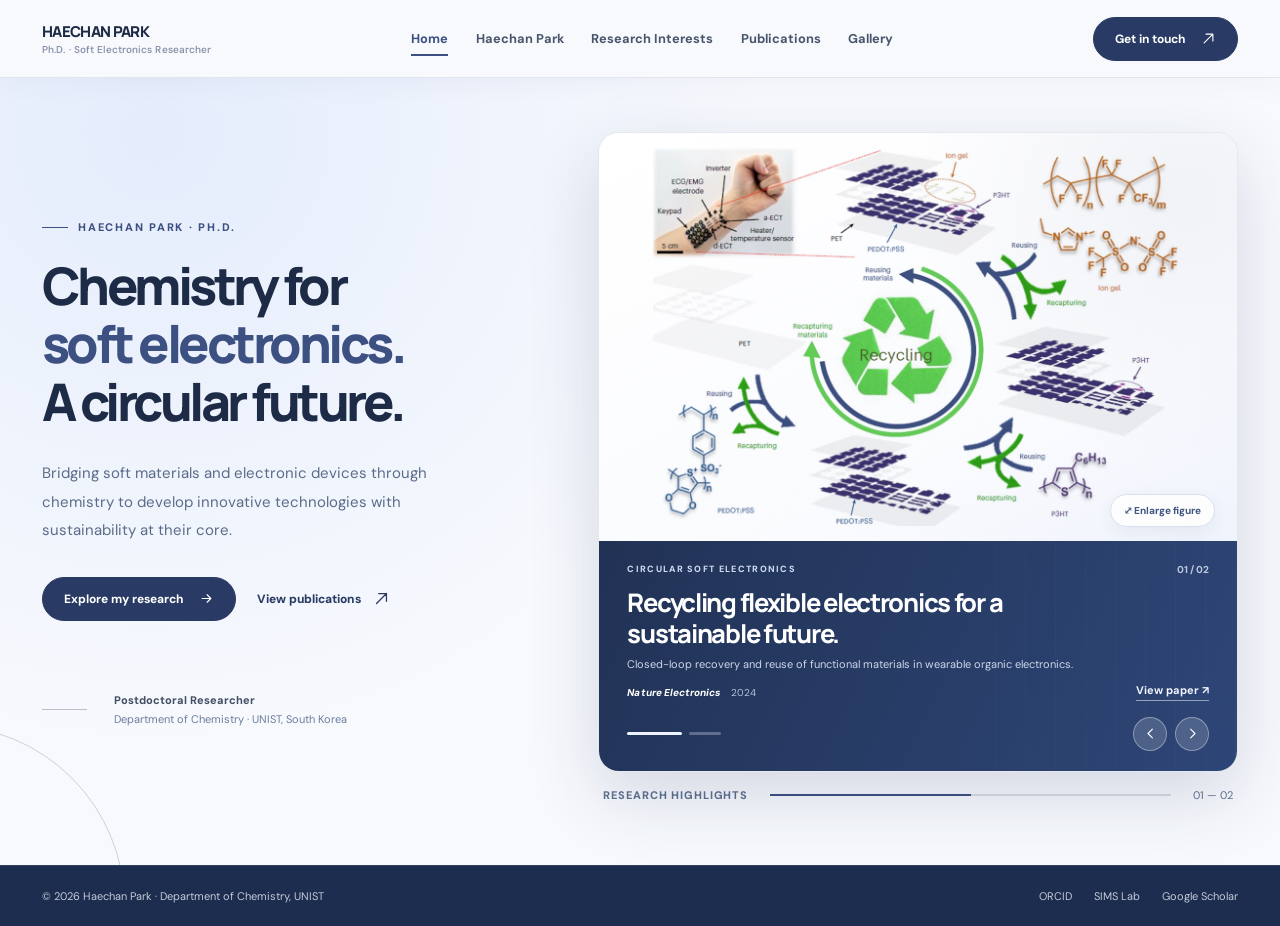
<file: index (2).html>
<!DOCTYPE html>
<html lang="en"><head>
<meta charset="utf-8"/>
<meta content="width=device-width, initial-scale=1" name="viewport"/>
<meta content="#3d5082" name="theme-color"/>
<meta content="Haechan Park, Ph.D. — Postdoctoral researcher in Chemistry at UNIST. Exploring recyclable, all-soft and skin-interfaced electronic systems." name="description"/>
<title>Haechan Park | Soft Electronics Research</title>
<link href="https://fonts.googleapis.com" rel="preconnect"/>
<link crossorigin="" href="https://fonts.gstatic.com" rel="preconnect"/>
<link href="https://fonts.googleapis.com/css2?family=DM+Sans:wght@400;450;500;550;600;650;700;750&amp;family=Manrope:wght@400;500;600;700;800&amp;display=swap" rel="stylesheet"/>
<style>

    :root{--ink:#1d2b46;--ink2:#53617c;--muted:#8490a6;--green:#3d5082;--green2:#293b64;--lime:#dae4fa;--cream:#f7f9fd;--white:#fff;--line:#dce4f1;--soft:#eaf0f9;--max:1260px;--ease:cubic-bezier(.2,.75,.2,1)}
    *,*::before,*::after{box-sizing:border-box}html{scroll-behavior:smooth;scroll-padding-top:90px}body{margin:0;background:var(--cream);color:var(--ink);font-family:'DM Sans',sans-serif;-webkit-font-smoothing:antialiased}a{color:inherit;text-decoration:none}button{font:inherit}button,a{ -webkit-tap-highlight-color:transparent}img{display:block;max-width:100%}::selection{background:var(--lime);color:#1b263a}
    .container{width:min(calc(100% - 84px),var(--max));margin-inline:auto}.eyebrow{text-transform:uppercase;font-size:11px;letter-spacing:.19em;font-weight:800;color:var(--green)}.dot{display:inline-block;width:6px;height:6px;border-radius:100%;background:#aab5c8;margin:0 11px 2px}.screen-reader{position:absolute;width:1px;height:1px;padding:0;margin:-1px;overflow:hidden;clip:rect(0,0,0,0);white-space:nowrap;border:0}
    header.site-header{height:78px;position:sticky;top:0;z-index:100;background:rgba(247,249,253,.94);border-bottom:1px solid rgba(61,80,130,.12);backdrop-filter:blur(22px);-webkit-backdrop-filter:blur(22px)}.header-inner{display:flex;align-items:center;justify-content:space-between;height:100%;gap:22px}.brand{display:flex;align-items:center;gap:0;white-space:nowrap}.brand-mark{width:37px;height:37px;border-radius:12px;display:grid;place-items:center;color:#fff;background:var(--green2);font-family:Manrope,sans-serif;font-size:14px;letter-spacing:-.09em;font-weight:800}.brand-text{font-family:Manrope,sans-serif;font-size:15px;font-weight:800;letter-spacing:-.045em}.brand-small{font-size:10px;font-weight:550;letter-spacing:.01em;color:var(--muted);display:block;margin-top:1px}.desktop-nav{display:flex;align-items:center;gap:36px}.desktop-nav>a{font-size:12.8px;color:#48566d;font-weight:700;position:relative;transition:color .2s}.desktop-nav>a::after{content:'';position:absolute;left:0;bottom:-9px;height:2px;width:0;background:var(--green);transition:width .22s}.desktop-nav>a:hover{color:var(--green)}.desktop-nav>a:hover::after{width:100%}.nav-contact,.dark-btn{display:inline-flex;align-items:center;justify-content:center;gap:15px;background:var(--green2);border:1px solid var(--green2);color:white;border-radius:999px;padding:13px 21px;font-weight:750;font-size:12px;transition:background .2s,transform .2s}.nav-contact:hover,.dark-btn:hover{background:#35475b;transform:translateY(-1px)}.nav-contact svg,.dark-btn svg{width:15px;height:15px}.menu-toggle{display:none;align-items:center;justify-content:center;width:42px;height:42px;background:white;border:1px solid var(--line);border-radius:12px;color:var(--ink)}.mobile-nav{display:none}
    .hero{position:relative;overflow:hidden;padding:88px 0 110px;background:radial-gradient(circle at 16% 10%,#edeff3 0,transparent 41%),var(--cream)}.hero::after{content:' ';position:absolute;width:360px;height:360px;left:-235px;bottom:-220px;border:1px solid #cbd1db;border-radius:100%;pointer-events:none}.hero-grid{display:grid;grid-template-columns: .89fr 1.11fr;gap:clamp(38px,5vw,82px);align-items:center}.hero-content{padding-top:15px}.hero-overline{display:flex;align-items:center;gap:10px;font-size:11px;letter-spacing:.16em;text-transform:uppercase;font-weight:800;color:var(--green)}.hero-overline span{width:26px;height:1px;background:var(--green)}h1,h2,h3,p{margin-top:0}.hero h1{font-family:Manrope,sans-serif;font-size:clamp(43px,4.05vw,63px);line-height:1.12;letter-spacing:-.068em;font-weight:800;margin:23px 0 28px}.hero h1 em{font-style:normal;color:var(--green)}.hero-description{max-width:450px;color:#5b6c89;font-size:15px;line-height:1.88;margin-bottom:33px}.hero-actions{display:flex;gap:19px;align-items:center;flex-wrap:wrap}.text-link{display:inline-flex;gap:12px;align-items:center;font-size:12px;font-weight:800;padding:12px 2px;color:var(--green2)}.text-link svg{width:17px;height:17px;transition:transform .2s}.text-link:hover svg{transform:translate(3px,-3px)}.hero-footnote{margin-top:70px;display:flex;gap:27px;align-items:center}.hero-footnote .line{width:45px;height:1px;background:#b8c0ce}.hero-footnote p{margin:0;font-size:11px;line-height:1.7;color:#6b7d9d}.hero-footnote strong{color:#424e63;font-weight:750}
    .hero-showcase{min-width:0}.showcase-frame{position:relative;border-radius:20px;overflow:hidden;background:#1b2939;aspect-ratio:1.13;box-shadow:0 32px 75px rgba(37,57,99,.18)}.showcase-slide{position:absolute;inset:0;opacity:0;transform:scale(1.055);transition:opacity .75s ease,transform 1.5s var(--ease);pointer-events:none}.showcase-slide.active{opacity:1;transform:scale(1);pointer-events:auto}.showcase-slide>img{height:100%;width:100%;object-fit:cover}.showcase-shade{position:absolute;inset:0;background:linear-gradient(180deg,rgba(12,20,43,.02) 43%,rgba(5,14,38,.84) 100%)}.showcase-top{position:absolute;top:26px;left:28px;right:28px;display:flex;justify-content:space-between;align-items:center;color:#ebeff6;z-index:2}.showcase-top small{font-size:10px;letter-spacing:.15em;text-transform:uppercase;font-weight:800}.showcase-index{padding:9px 12px;border:1px solid rgba(255,255,255,.29);border-radius:999px;background:rgba(255,255,255,.09);backdrop-filter:blur(12px);font-size:11px;font-weight:700}.showcase-bottom{position:absolute;left:34px;right:34px;bottom:72px;color:#fff;z-index:2}.showcase-bottom .tag{display:inline-block;color:#e1e8f5;text-transform:uppercase;letter-spacing:.16em;font-size:10px;font-weight:800;margin-bottom:12px}.showcase-bottom h3{font-family:Manrope,sans-serif;font-size:clamp(24px,2.55vw,36px);font-weight:650;letter-spacing:-.056em;line-height:1.17;max-width:445px;margin:0 0 12px}.showcase-bottom p{font-size:12px;line-height:1.55;opacity:.77;max-width:450px;margin:0}.showcase-controls{position:absolute;bottom:27px;left:34px;right:34px;display:flex;align-items:center;justify-content:space-between;z-index:3}.showcase-progress{display:flex;gap:7px}.slide-dot{height:3px;width:30px;border:0;border-radius:20px;background:rgba(255,255,255,.35);cursor:pointer;transition:background .2s,width .2s;padding:0}.slide-dot.active{width:53px;background:#becce5}.showcase-arrows{display:flex;gap:8px}.round-arrow{width:34px;height:34px;border-radius:50%;background:rgba(255,255,255,.16);border:1px solid rgba(255,255,255,.36);color:white;display:grid;place-items:center;cursor:pointer;backdrop-filter:blur(10px);transition:background .2s}.round-arrow:hover{background:rgba(255,255,255,.29)}.round-arrow svg{height:15px;width:15px}.showcase-label{display:flex;align-items:center;justify-content:space-between;padding:16px 5px 0;color:#5f718f;font-size:11px}.showcase-label span:first-child{font-weight:800;letter-spacing:.08em;text-transform:uppercase}.small-track{height:2px;background:#d7dbe3;flex:1;margin:0 22px}.small-track>span{display:block;height:100%;width:33.333%;background:#5a6a86;transition:transform .3s}
    .section{padding:105px 0}.section-header{display:flex;align-items:flex-end;justify-content:space-between;gap:24px;margin-bottom:37px}.section-header h2{font-family:Manrope,sans-serif;font-size:clamp(34px,3.4vw,48px);font-weight:650;letter-spacing:-.066em;line-height:1.19;margin:10px 0 0}.section-header p{max-width:385px;font-size:13px;line-height:1.8;color:#627493;margin:0 0 4px}.soft-section{background:#eef0f4}
    .about-grid{display:grid;grid-template-columns:.91fr 1.09fr;gap:64px;align-items:stretch}.portrait-panel{background:#dfe3ea;border-radius:18px;min-height:388px;overflow:hidden;position:relative;padding:32px;display:flex;align-items:flex-end}.portrait-lines{position:absolute;inset:0;background:repeating-radial-gradient(circle at 60% 48%,transparent 0 40px,rgba(61,80,130,.13) 41px 42px);opacity:.65}.portrait-panel::before{content:'HP';position:absolute;font-family:Manrope,sans-serif;letter-spacing:-.12em;font-size:clamp(150px,19vw,305px);font-weight:800;color:rgba(61,80,130,.16);top:17%;left:11%;line-height:1}.portrait-caption{z-index:2;display:flex;justify-content:space-between;align-items:center;width:100%;gap:12px}.portrait-caption span:first-child{font-size:12px;font-weight:800;line-height:1.45}.portrait-caption small{font-size:10px;letter-spacing:.1em;text-transform:uppercase;color:#5d6e8c;font-weight:800}.about-copy{padding:16px 0 0}.about-copy h3{font-family:Manrope,sans-serif;font-size:clamp(26px,2.65vw,37px);font-weight:600;letter-spacing:-.055em;line-height:1.34;margin:12px 0 24px}.about-copy>p{color:#5f708e;font-size:14px;line-height:1.9;margin-bottom:24px}.facts-grid{display:grid;grid-template-columns:1fr 1fr;gap:22px;padding-top:25px;border-top:1px solid #d7dce4}.fact b{display:block;font-size:11px;text-transform:uppercase;letter-spacing:.13em;margin-bottom:8px;color:#334057}.fact span{font-size:13px;line-height:1.65;color:#51607a}.award-ribbon{margin-top:25px;padding:15px 18px;border-radius:12px;background:#e6e9ee;display:flex;gap:14px;align-items:flex-start}.award-ribbon svg{color:#3a4b69;flex:none}.award-ribbon span{font-size:12px;line-height:1.6;color:#4c5971}.award-ribbon strong{display:block;font-size:11px;letter-spacing:.06em;text-transform:uppercase;color:#3b475b;margin-bottom:2px}
    .research-grid{display:grid;grid-template-columns:repeat(3,1fr);gap:18px}.research-card{min-width:0;border:1px solid #dee2e8;background:white;border-radius:17px;overflow:hidden;transition:transform .3s var(--ease),box-shadow .3s}.research-card:hover{transform:translateY(-5px);box-shadow:0 19px 45px rgba(40,57,99,.08)}.research-img{aspect-ratio:1.3;position:relative;overflow:hidden}.research-img img{width:100%;height:100%;object-fit:cover;transition:transform .7s var(--ease)}.research-card:hover .research-img img{transform:scale(1.065)}.research-number{position:absolute;left:18px;top:17px;background:rgba(245,248,255,.9);backdrop-filter:blur(7px);border-radius:6px;padding:7px 9px;font-weight:800;font-size:10px;color:var(--green2)}.research-content{padding:27px 27px 28px;min-height:178px}.research-content h3{font-family:Manrope,sans-serif;font-size:20px;letter-spacing:-.05em;line-height:1.27;margin:0 0 10px;font-weight:700}.research-content p{font-size:12px;color:#657898;line-height:1.75;margin:0}
    .publication-wrap{border-top:1px solid #dbdfe6}.pub-toolbar{display:flex;align-items:center;justify-content:space-between;gap:18px;margin-bottom:26px}.filter-buttons{display:flex;gap:8px;flex-wrap:wrap}.filter-btn{border:1px solid #d8dce4;background:transparent;color:#5c6d8b;border-radius:999px;font-size:11px;font-weight:750;padding:10px 15px;cursor:pointer;transition:background .2s,color .2s}.filter-btn.active,.filter-btn:hover{background:var(--green2);color:#fff;border-color:var(--green2)}.pub-toolbar-note{font-size:11px;color:#7c8ca8}.publication{display:grid;grid-template-columns:76px minmax(0,1fr) 110px;gap:25px;border-bottom:1px solid #dbdfe6;padding:26px 4px;align-items:center}.pub-year{font-size:12px;color:#7485a3;font-weight:800;align-self:start;padding-top:4px}.pub-title{font-family:Manrope,sans-serif;font-size:16px;font-weight:750;line-height:1.55;letter-spacing:-.027em;margin:0 0 9px}.pub-authors{font-size:11.5px;color:#6b7d9d;line-height:1.75;margin:0 0 11px}.pub-detail{display:flex;flex-wrap:wrap;align-items:center;gap:10px}.pub-journal{font-size:11px;color:#3b4962;font-weight:750}.pub-role{padding:5px 8px;border:1px solid #d7dce4;background:#f2f3f6;border-radius:4px;color:#607290;font-size:9px;font-weight:800;letter-spacing:.02em}.paper-link{justify-self:end;display:flex;align-items:center;gap:7px;white-space:nowrap;color:var(--green);font-size:11px;font-weight:800;border-bottom:1px solid #a2adc1;padding-bottom:6px}.paper-link svg{width:13px;height:13px}.publication[hidden]{display:none}.pub-footer{display:flex;justify-content:space-between;align-items:center;padding-top:28px;font-size:12px;color:#7e8ea9}.pub-footer>a{display:inline-flex;align-items:center;gap:9px;color:var(--green);font-weight:800}
    .gallery-section{background:#eaecf0;overflow:hidden}.gallery-top{display:flex;align-items:flex-end;justify-content:space-between;gap:20px;margin-bottom:35px}.gallery-actions{display:flex;gap:9px}.gallery-actions button{border:1px solid #c7ced9;background:#fafafb;border-radius:50%;width:42px;height:42px;display:grid;place-items:center;cursor:pointer;color:#36435a;transition:all .2s}.gallery-actions button:hover{background:#36435a;color:#fff}.gallery-actions button svg{width:17px;height:17px}.gallery-track{display:flex;gap:20px;overflow-x:auto;scroll-snap-type:x mandatory;scrollbar-width:none;padding:2px 0 30px;scroll-behavior:smooth}.gallery-track::-webkit-scrollbar{display:none}.gallery-card{flex:0 0 calc((100% - 40px)/3);min-width:0;scroll-snap-align:start;cursor:pointer;background:none;border:0;padding:0;text-align:left}.gallery-image{position:relative;aspect-ratio:1.08;overflow:hidden;border-radius:15px;background:#23364b}.gallery-image img{width:100%;height:100%;object-fit:cover;transition:transform .65s var(--ease)}.gallery-card:hover img{transform:scale(1.07)}.gallery-expand{position:absolute;top:15px;right:15px;background:rgba(255,255,255,.86);width:34px;height:34px;display:grid;place-items:center;border-radius:50%;color:#24374c}.gallery-expand svg{width:15px;height:15px}.gallery-card h3{font-family:Manrope,sans-serif;letter-spacing:-.04em;font-size:15px;margin:16px 0 5px;font-weight:750}.gallery-card p{font-size:11px;color:#7989a5;margin:0}.gallery-footer{display:flex;gap:15px;align-items:center;padding-top:5px}.gallery-line{background:#cad0db;flex:1;height:2px}.gallery-line>span{display:block;width:33.33%;height:100%;background:#3e4c65;transition:transform .25s}.gallery-count{font-size:10px;letter-spacing:.1em;font-weight:800;color:#5a6a86}.gallery-note{font-size:11px;color:#7b8ba7;line-height:1.7;margin:20px 0 0}
    .contact-section{background:var(--green2);color:#f6f8fc;padding:90px 0 75px;position:relative;overflow:hidden}.contact-section::before{content:'';position:absolute;width:570px;height:570px;border-radius:50%;border:1px solid rgba(200,215,255,.14);right:-125px;top:-210px;box-shadow:0 0 0 80px rgba(205,221,255,.025),0 0 0 160px rgba(205,221,255,.018)}.contact-grid{position:relative;display:flex;justify-content:space-between;align-items:end;gap:28px}.contact-section .eyebrow{color:#b6c5df}.contact-section h2{font-family:Manrope,sans-serif;font-size:clamp(36px,5vw,64px);font-weight:650;line-height:1.2;letter-spacing:-.07em;margin:15px 0 19px;max-width:700px}.contact-section p{color:#b7bfce;font-size:13px;line-height:1.8;max-width:515px;margin:0}.email-btn{display:inline-flex;align-items:center;gap:16px;border-radius:99px;background:#b8c5dd;color:#202d43;padding:17px 21px;font-size:13px;font-weight:800;flex:none;transition:transform .2s}.email-btn:hover{transform:translateY(-3px)}.email-btn svg{width:17px;height:17px}footer{background:#172432;color:#c4cbd7;border-top:1px solid rgba(255,255,255,.09);padding:23px 0}.footer-inner{display:flex;align-items:center;justify-content:space-between;gap:15px}.footer-inner span{font-size:11px}.footer-links{display:flex;gap:22px}.footer-links a{font-size:11px;color:#c4cbd7}.footer-links a:hover{color:white}
    .lightbox{position:fixed;inset:0;background:rgba(8,14,33,.93);z-index:200;display:none;align-items:center;justify-content:center;padding:7vw;backdrop-filter:blur(18px)}.lightbox.open{display:flex}.lightbox-inner{width:min(100%,960px);position:relative}.lightbox img{width:100%;max-height:75vh;object-fit:contain;border-radius:12px}.lightbox-meta{color:#e8ecf3;margin-top:17px;display:flex;gap:20px;justify-content:space-between;align-items:center}.lightbox-meta strong{font-size:15px}.lightbox-meta span{font-size:11px;color:#a7b1c3}.close-lightbox{position:absolute;right:0;top:-48px;border:1px solid rgba(255,255,255,.4);background:rgba(255,255,255,.09);border-radius:50%;color:white;width:36px;height:36px;display:grid;place-items:center;cursor:pointer}.close-lightbox svg{height:17px;width:17px}.reveal{opacity:0;transform:translateY(22px);transition:opacity .7s ease,transform .7s var(--ease)}.reveal.visible{opacity:1;transform:translateY(0)}
    @media(max-width:1080px){.container{width:min(calc(100% - 56px),var(--max))}.desktop-nav{gap:21px}.hero{padding:66px 0 90px}.hero-grid{gap:35px}.hero h1{font-size:clamp(43px,4.4vw,59px)}.hero-footnote{margin-top:42px}.showcase-frame{aspect-ratio:.97}.research-content{padding:24px 20px}.research-content h3{font-size:18px}.about-grid{gap:40px}}
    @media(max-width:760px){header.site-header{height:68px}.container{width:calc(100% - 36px)}.desktop-nav,.header-inner>.nav-contact{display:none}.menu-toggle{display:flex}.mobile-nav{display:flex;position:absolute;top:68px;left:0;right:0;background:#f8f9fa;border-bottom:1px solid var(--line);padding:12px 20px 22px;flex-direction:column;gap:0;box-shadow:0 15px 35px rgba(40,57,99,.07)}.mobile-nav[hidden]{display:none}.mobile-nav a{padding:14px 2px;font-size:14px;font-weight:700;border-bottom:1px solid #e8ebef}.hero{padding:60px 0 74px}.hero-grid{grid-template-columns:1fr;gap:40px}.hero-content{padding-top:0}.hero h1{font-size:clamp(43px,7.6vw,64px);max-width:650px}.hero-description{max-width:610px}.hero-footnote{display:none}.showcase-frame{aspect-ratio:1.24}.section{padding:75px 0}.section-header{display:block;margin-bottom:30px}.section-header p{margin-top:14px}.about-grid{grid-template-columns:1fr;gap:30px}.portrait-panel{min-height:275px}.portrait-panel::before{font-size:220px;top:0}.about-copy{padding:0}.research-grid{grid-template-columns:1fr;gap:17px}.research-card{display:grid;grid-template-columns:40% 60%}.research-img{height:100%;aspect-ratio:auto}.research-content{min-height:unset;padding:25px 24px;align-self:center}.research-content h3{font-size:20px}.gallery-card{flex-basis:calc((100% - 16px)/2)}.gallery-track{gap:16px}.gallery-footer .gallery-line>span{width:50%}.contact-grid{display:block}.email-btn{margin-top:30px}.publication{grid-template-columns:50px minmax(0,1fr);gap:12px}.paper-link{grid-column:2;justify-self:start}.pub-toolbar{align-items:start;display:block}.pub-toolbar-note{display:block;margin-top:13px}}
    @media(max-width:490px){.brand-text{font-size:14px}.hero h1{font-size:clamp(38px,9.4vw,56px)}.hero-description{font-size:13.5px}.hero-actions{gap:10px}.showcase-frame{aspect-ratio:.95;border-radius:14px}.showcase-top{left:20px;right:20px;top:20px}.showcase-bottom{left:22px;right:20px;bottom:80px}.showcase-bottom h3{font-size:25px}.showcase-controls{left:22px;right:22px}.section-header h2{font-size:36px}.facts-grid{gap:14px}.research-card{display:block}.research-img{aspect-ratio:1.65}.research-content{min-height:unset;padding:21px 21px 24px}.gallery-card{flex-basis:84%}.gallery-footer .gallery-line>span{width:25%}.pub-title{font-size:14px}.publication{grid-template-columns:43px 1fr}.pub-year{font-size:11px}.contact-section h2{font-size:42px}.footer-inner{display:block}.footer-links{margin-top:13px}.lightbox{padding:18px}}
    @media(prefers-reduced-motion:reduce){html{scroll-behavior:auto}*,*::before,*::after{animation-duration:.01ms!important;transition-duration:.01ms!important}.reveal{opacity:1;transform:none}}
  
/* V2 / MULTI-PAGE NAVIGATION AND BLUE THEME */
:root{--accent:#3d5082;--accent-dark:#293b64;--accent-light:#eaf0fb;--ink:#1d2b46;--ink2:#52627e;--muted:#8390a8;--green:#3d5082;--green2:#293b64;--lime:#dae4fa;--cream:#f7f9fd;--line:#dce4f1;--soft:#eaf0f9}
html{scroll-padding-top:78px}
.site-header{box-shadow:0 7px 24px rgba(36,50,88,.035)}
.desktop-nav{gap:clamp(15px,2.15vw,31px)}
.desktop-nav>a[aria-current="page"]{color:var(--accent)}
.desktop-nav>a[aria-current="page"]::after{width:100%}
.mobile-nav a[aria-current="page"]{color:var(--accent);font-weight:800}
.nav-contact:hover,.dark-btn:hover{background:#3d5082;border-color:#3d5082}
.brand-mark{background:#3d5082}
.hero{background:radial-gradient(circle at 12% 7%,rgba(213,226,251,.54),transparent 45%),var(--cream)}
.home-page main{min-height:calc(100svh - 78px - 61px);display:flex;align-items:center}
.home-page .hero{width:100%;padding:clamp(45px,6vh,86px) 0 clamp(54px,7vh,96px)}
.home-page .hero-grid{grid-template-columns:.87fr 1.13fr}
.home-page .showcase-frame{border-radius:22px;box-shadow:0 29px 78px rgba(39,56,100,.20)}
.home-page .showcase-slide>img{filter:saturate(.98)}
.showcase-bottom .tag{color:#dbe6ff}
.showcase-top{color:#edf2ff}
.showcase-shade{background:linear-gradient(180deg,rgba(4,17,44,.01) 38%,rgba(7,18,45,.89) 100%)}
.slide-dot.active{background:#d5e2ff}
.small-track>span,.gallery-line>span{background:#3d5082}
.page-main{min-height:calc(100svh - 78px - 61px)}
.page-main .section{padding-top:clamp(72px,8.5vw,120px);padding-bottom:clamp(88px,9vw,130px)}
.page-main .section-header{margin-bottom:43px}
.page-main .section-header h2{font-size:clamp(40px,4vw,62px)}
.page-main .section-header p{max-width:425px;font-size:14px}
.page-main .section.soft-section{background:linear-gradient(180deg,#f0f4fc 0%,#f7f9fd 100%)}
.page-main .gallery-section{background:#f0f4fa}
.page-main .about-grid{align-items:start}
.page-main .portrait-panel{min-height:465px}
.page-main .research-img{aspect-ratio:1.25}
.page-main .research-card{box-shadow:0 12px 36px rgba(36,55,100,.055)}
.page-main .publication{padding-top:33px;padding-bottom:33px}
.page-main .gallery-image{aspect-ratio:1.04}
.page-main .gallery-track{padding-bottom:28px}
.page-main .contact-section{padding:82px 0}
.page-kicker{display:flex;align-items:center;gap:10px;color:var(--accent);font-size:10px;letter-spacing:.16em;font-weight:800;text-transform:uppercase}
.page-kicker::before{content:'';width:28px;height:1px;background:var(--accent)}
.page-intro{max-width:920px;margin-bottom:45px;color:#677895;font-size:14px;line-height:1.8}
footer{background:#1d2d50}
.footer-links a:hover{text-decoration:underline}
a:focus-visible,button:focus-visible{outline:3px solid #8aabef;outline-offset:3px}
@media(max-width:1080px){.desktop-nav{gap:15px}.desktop-nav>a{font-size:11.6px}.home-page .hero-grid{gap:36px}}
@media(max-width:760px){.home-page main{min-height:unset;display:block}.home-page .hero{padding:60px 0 86px}.home-page .hero-grid{grid-template-columns:1fr}.page-main{min-height:unset}.page-main .section{padding-top:74px;padding-bottom:86px}.page-main .portrait-panel{min-height:300px}.page-main .research-img{aspect-ratio:auto}.page-main .gallery-image{aspect-ratio:1.04}}
@media(max-width:490px){.home-page .hero{padding-top:44px}.home-page .hero-grid{gap:34px}.page-main .section-header h2{font-size:37px}.page-main .research-img{aspect-ratio:1.65}.page-main .gallery-image{aspect-ratio:1.04}}


/* v4 — Journal figure carousel, 2 slides. Images embedded for GitHub Pages reliability. */

.home-page .showcase-frame{aspect-ratio:1.00;background:#fff;border:1px solid rgba(61,80,130,.13);border-radius:21px;box-shadow:0 24px 70px rgba(28,43,83,.16)}
.home-page .showcase-slide{display:grid;grid-template-rows:minmax(0,1fr) auto;background:#fff;transform:translateX(15px) scale(.995);transition:opacity .62s ease,transform .82s var(--ease)}
.home-page .showcase-slide.active{transform:translateX(0) scale(1)}
.home-page .paper-visual{position:relative;display:grid;place-items:center;overflow:hidden;min-height:0;padding:18px 18px 10px;background:linear-gradient(155deg,#fff 0%,#fafbfe 70%,#eff3fc 100%)}
.home-page .paper-visual:before{content:'';position:absolute;inset:0;pointer-events:none;background:radial-gradient(circle at 92% 14%,rgba(61,80,130,.058),transparent 40%)}
.home-page .paper-visual img{display:block;height:100%;width:100%;max-height:100%;object-fit:contain;object-position:center;filter:none;border-radius:4px;mix-blend-mode:multiply}
.home-page .figure-zoom{position:absolute;right:22px;bottom:14px;display:flex;align-items:center;gap:4px;border:1px solid #d5ddec;border-radius:999px;padding:9px 13px;background:rgba(255,255,255,.94);box-shadow:0 5px 20px rgba(32,52,97,.08);color:#334a77;font-size:10px;font-weight:800;cursor:pointer;opacity:.93;transition:transform .2s,background .2s}
.home-page .figure-zoom:hover{transform:translateY(-2px);background:white}
.home-page .paper-details{position:relative;min-height:219px;padding:22px 28px 70px;background:linear-gradient(115deg,#213255 0%,#2e4677 100%);color:#fff}
.home-page .paper-details:before{content:'';position:absolute;right:0;top:0;bottom:0;width:38%;pointer-events:none;background:repeating-linear-gradient(90deg,rgba(255,255,255,.035) 0px,rgba(255,255,255,.035) 1px,transparent 1px,transparent 30px);opacity:.48}
.home-page .paper-topline{position:relative;display:flex;justify-content:space-between;gap:12px;align-items:center;margin-bottom:11px}
.home-page .paper-tag{font-size:9px;font-weight:800;text-transform:uppercase;letter-spacing:.145em;color:#cedbf4}
.home-page .paper-count{color:#bdc9e2;font-size:10px;font-weight:700;font-variant-numeric:tabular-nums}
.home-page .paper-title{position:relative;font-family:Manrope,sans-serif;color:#fff;font-size:clamp(19px,2.0vw,27px);letter-spacing:-.05em;line-height:1.22;font-weight:750;max-width:490px;margin:0 0 7px}
.home-page .paper-summary{position:relative;font-size:11px;line-height:1.55;max-width:500px;color:#ced7e9;margin:0 0 11px}
.home-page .paper-citation{position:relative;display:flex;align-items:center;gap:10px;color:#fff;font-size:10px;line-height:1.2}
.home-page .paper-journal{font-style:italic;font-weight:800;letter-spacing:.006em}
.home-page .paper-year{color:#b6c3df}
.home-page .paper-link{margin-left:auto;color:#f2f5ff;font-weight:700;border-bottom:1px solid rgba(255,255,255,.5);padding-bottom:2px;white-space:nowrap}
.home-page .paper-link:hover{color:white;border-color:#fff}
.home-page .showcase-controls{bottom:20px;left:28px;right:28px}
.home-page .small-track>span{width:50%}
.home-page .slide-dot{width:32px;background:rgba(230,238,255,.3)}
.home-page .slide-dot.active{width:55px;background:#edf3ff}
.paper-dialog{position:fixed;inset:0;max-width:min(1140px,96vw);width:min(1140px,96vw);max-height:94vh;padding:26px 26px 16px;border:0;border-radius:14px;background:#fff;color:#213255;box-shadow:0 30px 100px rgba(0,0,0,.3)}
.paper-dialog::backdrop{background:rgba(5,13,30,.82);backdrop-filter:blur(7px)}
.paper-dialog img{width:100%;height:auto;max-height:78vh;object-fit:contain;margin:auto}
.paper-dialog p{font-size:12px;margin:14px 0 0;color:#516380}
.paper-dialog-close{position:absolute;right:12px;top:9px;width:35px;height:35px;background:#213255;border:0;border-radius:50%;color:#fff;font-size:23px;cursor:pointer;display:grid;place-items:center}
@media(max-width:1080px){.home-page .showcase-frame{aspect-ratio:.93}.home-page .paper-details{min-height:226px;padding:21px 24px 68px}}
@media(max-width:760px){.home-page .showcase-frame{aspect-ratio:1.13}.home-page .paper-details{min-height:203px;padding:20px 25px 65px}.home-page .paper-title{font-size:clamp(20px,4vw,26px)}.home-page .paper-visual{padding:15px}}
@media(max-width:490px){.home-page .showcase-frame{aspect-ratio:.77;border-radius:17px}.home-page .paper-visual{padding:10px 12px 0}.home-page .paper-details{min-height:222px;padding:17px 19px 63px}.home-page .paper-title{font-size:21px}.home-page .paper-summary{font-size:10.5px}.home-page .paper-tag{font-size:8.5px}.home-page .paper-journal{font-size:10px}.home-page .showcase-controls{left:19px;right:19px;bottom:18px}.home-page .figure-zoom{font-size:9px;right:11px;bottom:10px;padding:8px 10px}.home-page .paper-citation{gap:6px}}

.home-page .paper-visual img{position:absolute;left:16px;top:15px;width:calc(100% - 32px);height:calc(100% - 30px);max-height:none;object-fit:contain;object-position:center;}
</style></head><body class="home-page"><svg aria-hidden="true" class="screen-reader" xmlns="http://www.w3.org/2000/svg"><symbol id="i-arrow" viewbox="0 0 24 24"><path d="M5 12h14m-6-6 6 6-6 6" fill="none" stroke="currentColor" stroke-linecap="round" stroke-linejoin="round" stroke-width="1.8"></path></symbol><symbol id="i-diag" viewbox="0 0 24 24"><path d="M5 19 19 5M8 5h11v11" fill="none" stroke="currentColor" stroke-linecap="round" stroke-linejoin="round" stroke-width="1.8"></path></symbol><symbol id="i-left" viewbox="0 0 24 24"><path d="M15 5 8 12l7 7" fill="none" stroke="currentColor" stroke-linecap="round" stroke-linejoin="round" stroke-width="1.7"></path></symbol><symbol id="i-right" viewbox="0 0 24 24"><path d="m9 5 7 7-7 7" fill="none" stroke="currentColor" stroke-linecap="round" stroke-linejoin="round" stroke-width="1.7"></path></symbol><symbol id="i-expand" viewbox="0 0 24 24"><path d="M8 4H4v4M16 4h4v4M4 16v4h4m12-4v4h-4" fill="none" stroke="currentColor" stroke-linejoin="round" stroke-width="1.8"></path></symbol><symbol id="i-close" viewbox="0 0 24 24"><path d="m5 5 14 14M19 5 5 19" stroke="currentColor" stroke-linecap="round" stroke-width="1.8"></path></symbol></svg><header class="site-header">
<div class="container header-inner">
<a aria-label="Haechan Park homepage" class="brand" href="index.html"><span><span class="brand-text">HAECHAN PARK</span><span class="brand-small">Ph.D. · Soft Electronics Researcher</span></span></a>
<nav aria-label="Main navigation" class="desktop-nav"><a aria-current="page" href="index.html">Home</a><a href="haechan-park.html">Haechan Park</a><a href="research-interests.html">Research Interests</a><a href="publications.html">Publications</a><a href="gallery.html">Gallery</a></nav>
<a class="nav-contact" href="mailto:phc0304@unist.ac.kr">Get in touch <svg><use href="#i-diag"></use></svg></a>
<button aria-controls="mobileNav" aria-expanded="false" aria-label="Open navigation" class="menu-toggle" id="menuToggle" type="button"><svg fill="none" height="22" stroke="currentColor" stroke-width="1.8" viewbox="0 0 24 24" width="22"><path d="M4 7h16M4 12h16M4 17h16"></path></svg></button>
</div>
<nav aria-label="Mobile navigation" class="mobile-nav" hidden="" id="mobileNav"><a aria-current="page" href="index.html">Home</a><a href="haechan-park.html">Haechan Park</a><a href="research-interests.html">Research Interests</a><a href="publications.html">Publications</a><a href="gallery.html">Gallery</a><a href="mailto:phc0304@unist.ac.kr">Contact</a></nav>
</header><main><section aria-labelledby="heroTitle" class="hero" id="home">
<div class="container hero-grid">
<div class="hero-content">
<div class="hero-overline"><span></span> Haechan Park · Ph.D.</div>
<h1 id="heroTitle">Chemistry for<br/><em>soft electronics.</em><br/>A circular future.</h1>
<p class="hero-description">Bridging soft materials and electronic devices through chemistry to develop innovative technologies with sustainability at their core.</p>
<div class="hero-actions"><a class="dark-btn" href="research-interests.html">Explore my research <svg><use href="#i-arrow"></use></svg></a><a class="text-link" href="publications.html">View publications <svg><use href="#i-diag"></use></svg></a></div>
<div class="hero-footnote"><div class="line"></div><p><strong>Postdoctoral Researcher</strong><br/>Department of Chemistry · UNIST, South Korea</p></div>
</div>
<div aria-label="Featured research carousel" class="hero-showcase">
<div aria-label="Research highlights" aria-roledescription="carousel" class="showcase-frame" id="heroCarousel" tabindex="0"><article aria-hidden="false" class="showcase-slide paper-slide active"><div class="paper-visual"><img alt="Scientific illustration of closed-loop recycling of wearable organic electronic materials, with polymer structures and wearable device arrays" decoding="async" loading="eager" src="[data-uri]"/><button aria-label="Enlarge research figure 1" class="figure-zoom" data-zoom-figure="0" type="button">⤢  Enlarge figure</button></div><div class="paper-details"><div class="paper-topline"><span class="paper-tag">Circular soft electronics</span><span class="paper-count">01 / 02</span></div><h3 class="paper-title">Recycling flexible electronics for a sustainable future.</h3><p class="paper-summary">Closed-loop recovery and reuse of functional materials in wearable organic electronics.</p><div class="paper-citation"><span class="paper-journal">Nature Electronics</span><span class="paper-year">2024</span><a aria-label="Read article in Nature Electronics" class="paper-link" href="https://www.nature.com/articles/s41928-023-01078-9" rel="noopener noreferrer" target="_blank">View paper ↗</a></div></div></article><article aria-hidden="true" class="showcase-slide paper-slide"><div class="paper-visual"><img alt="Research figure of artificial fingerpad electronics mounted on a robotic hand, including fingerprint micrograph and device structure" decoding="async" loading="lazy" src="[data-uri]"/><button aria-label="Enlarge research figure 2" class="figure-zoom" data-zoom-figure="1" type="button">⤢  Enlarge figure</button></div><div class="paper-details"><div class="paper-topline"><span class="paper-tag">Bioinspired interfaces</span><span class="paper-count">02 / 02</span></div><h3 class="paper-title">Giving soft electronics the sense of touch.</h3><p class="paper-summary">Artificial fingerpad electronics with uniquely wrinkled surfaces for tactile sensing and robotic interfaces.</p><div class="paper-citation"><span class="paper-journal">Nature Communications</span><span class="paper-year">2025</span><a aria-label="Read article in Nature Communications" class="paper-link" href="https://www.nature.com/articles/s41467-025-57498-y" rel="noopener noreferrer" target="_blank">View paper ↗</a></div></div></article><div class="showcase-controls paper-controls"><div aria-label="Select research slide" class="showcase-progress" role="tablist"><button aria-label="Slide 1" aria-selected="true" class="slide-dot active" data-slide="0" type="button"></button><button aria-label="Slide 2" aria-selected="false" class="slide-dot" data-slide="1" type="button"></button></div><div class="showcase-arrows"><button aria-label="Previous slide" class="round-arrow" id="heroPrev" type="button"><svg aria-hidden="true"><use href="#i-left"></use></svg></button><button aria-label="Next slide" class="round-arrow" id="heroNext" type="button"><svg aria-hidden="true"><use href="#i-right"></use></svg></button></div></div></div>
<div class="showcase-label"><span>Research highlights</span><span class="small-track"><span id="heroProgressLine"></span></span><span>01 — 02</span></div>
</div>
</div>
</section></main><footer><div class="container footer-inner"><span>© <span id="year">2026</span> Haechan Park · Department of Chemistry, UNIST</span><div class="footer-links"><a href="https://orcid.org/0000-0003-1129-7383" rel="noopener noreferrer" target="_blank">ORCID</a><a href="https://sites.google.com/view/sims-lab/home" rel="noopener noreferrer" target="_blank">SIMS Lab</a><a href="https://scholar.google.com/citations?user=w9Lw_o8AAAAJ&amp;hl=ko" rel="noopener noreferrer" target="_blank">Google Scholar</a></div></div></footer><script>
(()=>{'use strict';
const $=(s,root=document)=>root.querySelector(s), $$=(s,root=document)=>Array.from(root.querySelectorAll(s));
const year=$('#year');if(year)year.textContent=new Date().getFullYear();
const toggle=$('#menuToggle'),nav=$('#mobileNav');
if(toggle&&nav){toggle.addEventListener('click',()=>{const open=nav.hidden;nav.hidden=!open;toggle.setAttribute('aria-expanded',String(open));toggle.setAttribute('aria-label',open?'Close navigation':'Open navigation')});$$('a',nav).forEach(a=>a.addEventListener('click',()=>{nav.hidden=true;toggle.setAttribute('aria-expanded','false')}))}
const reduced=window.matchMedia('(prefers-reduced-motion: reduce)').matches;
const hero=$('#heroCarousel');
if(hero){const slides=$$('.showcase-slide',hero),dots=$$('.slide-dot',hero);let current=0,timer=null,paused=false;
function goToSlide(index){current=(index+slides.length)%slides.length;slides.forEach((el,i)=>{const selected=i===current;el.classList.toggle('active',selected);el.setAttribute('aria-hidden',String(!selected))});dots.forEach((el,i)=>{el.classList.toggle('active',i===current);el.setAttribute('aria-selected',String(i===current))});const p=$('#heroProgressLine');if(p)p.style.transform=`translateX(${current*100}%)`}
function restart(){clearInterval(timer);if(!reduced)timer=setInterval(()=>{if(!paused&&!document.hidden)goToSlide(current+1)},5700)}
$('#heroPrev').addEventListener('click',()=>{goToSlide(current-1);restart()});$('#heroNext').addEventListener('click',()=>{goToSlide(current+1);restart()});dots.forEach((b,i)=>b.addEventListener('click',()=>{goToSlide(i);restart()}));
hero.addEventListener('mouseenter',()=>paused=true);hero.addEventListener('mouseleave',()=>paused=false);hero.addEventListener('focusin',()=>paused=true);hero.addEventListener('focusout',()=>paused=false);hero.addEventListener('keydown',e=>{if(e.key==='ArrowLeft'||e.key==='ArrowRight'){e.preventDefault();goToSlide(current+(e.key==='ArrowRight'?1:-1));restart()}});
let touchX=null;hero.addEventListener('touchstart',e=>{touchX=e.touches[0].clientX},{passive:true});hero.addEventListener('touchend',e=>{if(touchX!==null&&Math.abs(e.changedTouches[0].clientX-touchX)>45){goToSlide(current+(e.changedTouches[0].clientX<touchX?1:-1));restart()}touchX=null},{passive:true});restart();}
const pubList=$('#publicationList');
if(pubList){
// Edit the array below to add/remove publications. Each entry creates one paper row.
const publications=[
      {year:2026,title:'Recycling Organic Semiconductors: Toward Sustainable Emerging Electronics',authors:'Haechan Park†, Yerin Kim†, Minji Kim†, Jihyeon Jang†, et al.',journal:'ACS Materials Au · 6, 484–493',role:'lead',roleText:'Co-first author',url:'https://doi.org/10.1021/acsmaterialsau.5c00128'},
      {year:2025,title:'Irreproducible SEBS wrinkling based on spin evaporation enabling identifiable artificial finger pad electronics',authors:'Juyeong Lee†, Haechan Park†, Sehyun Kim, Chang Liu, Zhengwei Li & Kyoseung Sim',journal:'Nature Communications · 16, 2225',role:'lead',roleText:'Co-first author',url:'https://doi.org/10.1038/s41467-025-57498-y'},
      {year:2024,title:'Organic flexible electronics with closed-loop recycling for sustainable wearable technology',authors:'Haechan Park, Sehyun Kim, Juyeong Lee, Inwoo Lee, et al.',journal:'Nature Electronics · 7, 39–50',role:'lead',roleText:'First author · Cover',url:'https://doi.org/10.1038/s41928-023-01078-9'},
      {year:2024,title:'Facile strategy for uniform gold coating on silver nanowires embedded PDMS for soft electronics',authors:'Haechan Park, Sehyun Kim, Juyeong Lee, Kwangmin Kim, et al.',journal:'npj Flexible Electronics · 8, 63',role:'lead',roleText:'First author',url:'https://doi.org/10.1038/s41528-024-00349-5'},
      {year:2024,title:'Chemically and physically enhanced adhesion for robust interfaces in all-soft vertical organic photodetectors',authors:'Haechan Park†, Daeun Kim†, Sehyun Kim, Myeonghyeon Na, Yeeun Kim & Kyoseung Sim',journal:'Chemical Communications · 60, 9262–9265',role:'lead',roleText:'Co-first author',url:'https://doi.org/10.1039/D4CC03214D'},
      {year:2024,title:'Soft Schottky diodes for skin-interfaced electronics enabled by entirely soft components',authors:'Donghyung Shin†, Sehyun Kim†, Haechan Park, et al.',journal:'Soft Science · 4, 22',role:'other',roleText:'Co-author',url:'https://doi.org/10.20517/ss.2024.03'},
      {year:2023,title:'A skin-friendly soft strain sensor with direct skin adhesion enabled by using a non-toxic surfactant',authors:'Haechan Park†, Myeonghyeon Na†, Donghyung Shin†, et al.',journal:'Journal of Materials Chemistry C · 11, 9611–9619',role:'lead',roleText:'Co-first author',url:'https://doi.org/10.1039/D3TC01150J'}
    ];
const safe=t=>String(t).replace(/[&<>"']/g,c=>({'&':'&amp;','<':'&lt;','>':'&gt;','"':'&quot;',"'":'&#39;'}[c]));
function renderPubs(filter='all'){const items=publications.filter(p=>filter==='all'||p.role===filter);pubList.innerHTML=items.map(p=>`<article class="publication"><span class="pub-year">${p.year}</span><div><h3 class="pub-title">${safe(p.title)}</h3><p class="pub-authors">${safe(p.authors)}</p><div class="pub-detail"><span class="pub-journal">${safe(p.journal)}</span><span class="pub-role">${safe(p.roleText)}</span></div></div><a class="paper-link" href="${p.url}" target="_blank" rel="noopener noreferrer" aria-label="Open paper: ${safe(p.title)}">View paper <svg><use href="#i-diag"/></svg></a></article>`).join('');$('#pubCount').textContent=`Showing ${items.length} of ${publications.length} selected publications`;}
renderPubs();$$('.filter-btn').forEach(btn=>btn.addEventListener('click',()=>{$$('.filter-btn').forEach(b=>{b.classList.remove('active');b.setAttribute('aria-pressed','false')});btn.classList.add('active');btn.setAttribute('aria-pressed','true');renderPubs(btn.dataset.filter)}));}
const gallery=$('#galleryTrack');
if(gallery){const cards=$$('.gallery-card',gallery);const step=()=>cards[0].getBoundingClientRect().width+parseFloat(getComputedStyle(gallery).gap||'20');function visibleCount(){return Math.max(1,Math.round(gallery.clientWidth/step()))}function updateGallery(){const max=Math.max(1,cards.length-visibleCount());const index=Math.min(max,Math.max(0,Math.round(gallery.scrollLeft/step())));$('#galleryCount').textContent=`${String(index+1).padStart(2,'0')} / ${String(cards.length).padStart(2,'0')}`;$('#galleryProgressLine').style.width=`${100*visibleCount()/cards.length}%`;$('#galleryProgressLine').style.transform=`translateX(${index*100/visibleCount()}%)`}
$('#galleryPrev').addEventListener('click',()=>gallery.scrollBy({left:-step(),behavior:'smooth'}));$('#galleryNext').addEventListener('click',()=>gallery.scrollBy({left:step(),behavior:'smooth'}));gallery.addEventListener('scroll',()=>requestAnimationFrame(updateGallery),{passive:true});window.addEventListener('resize',updateGallery);updateGallery();
const modal=$('#lightbox'),modalImg=$('#lightboxImg');let lastTrigger=null;function closeModal(){modal.classList.remove('open');modal.setAttribute('aria-hidden','true');document.body.style.overflow='';if(lastTrigger)lastTrigger.focus()}
cards.forEach(card=>card.addEventListener('click',()=>{lastTrigger=card;modalImg.src=card.dataset.image;modalImg.alt=card.querySelector('img').alt;$('#lightboxTitle').textContent=card.dataset.title;modal.classList.add('open');modal.setAttribute('aria-hidden','false');document.body.style.overflow='hidden';$('#closeLightbox').focus()}));$('#closeLightbox').addEventListener('click',closeModal);modal.addEventListener('click',e=>{if(e.target===modal)closeModal()});document.addEventListener('keydown',e=>{if(e.key==='Escape'&&modal.classList.contains('open'))closeModal()});}
if('IntersectionObserver' in window&&!reduced){const io=new IntersectionObserver(entries=>{entries.forEach(entry=>{if(entry.isIntersecting){entry.target.classList.add('visible');io.unobserve(entry.target)}})},{threshold:.09});$$('.reveal').forEach(el=>io.observe(el))}else $$('.reveal').forEach(el=>el.classList.add('visible'));
})();

</script><dialog aria-label="Research figure preview" class="paper-dialog" id="paperDialog"><button aria-label="Close enlarged figure" class="paper-dialog-close" id="paperDialogClose" type="button">×</button><img alt="Expanded scientific research figure" id="paperDialogImage"/><p id="paperDialogCaption"></p></dialog><script>
(()=>{const dialog=document.querySelector('#paperDialog');const img=document.querySelector('#paperDialogImage');const cap=document.querySelector('#paperDialogCaption');if(!dialog||!img)return;document.querySelectorAll('[data-zoom-figure]').forEach(btn=>btn.addEventListener('click',()=>{const slide=btn.closest('.showcase-slide');img.src=slide.querySelector('.paper-visual img').src;img.alt=slide.querySelector('.paper-visual img').alt;cap.textContent=slide.querySelector('.paper-title').textContent;dialog.showModal();}));document.querySelector('#paperDialogClose').addEventListener('click',()=>dialog.close());dialog.addEventListener('click',e=>{if(e.target===dialog)dialog.close()});})();
</script></body></html>
</file>
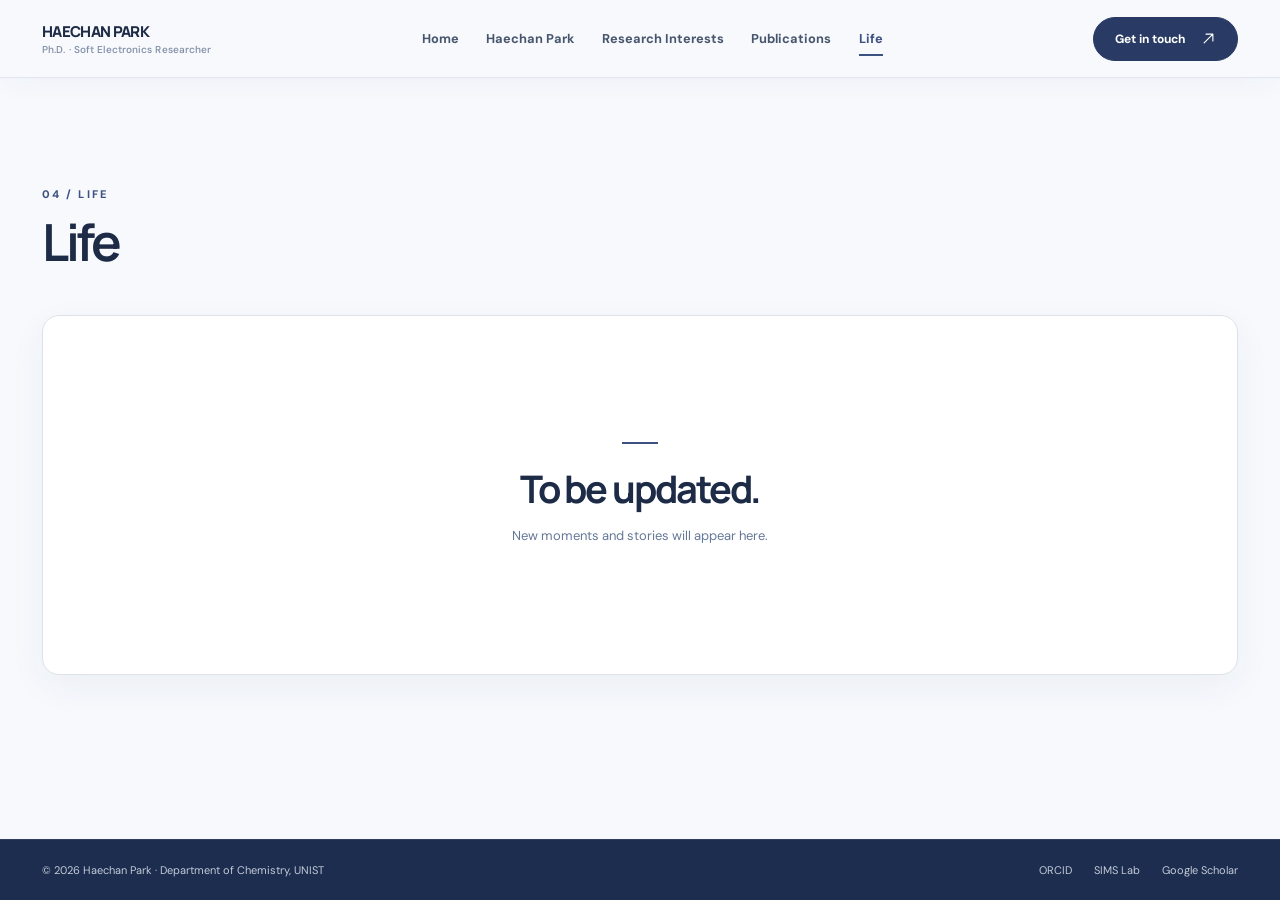
<file: life.html>
<!DOCTYPE html>
<html lang="en"><head>
<meta charset="utf-8"/>
<meta content="width=device-width, initial-scale=1" name="viewport"/>
<meta content="#3d5082" name="theme-color"/>
<meta content="Life — personal moments beyond research, Haechan Park." name="description"/>
<title>Life | Haechan Park</title>
<link href="[data-uri]" rel="icon" type="image/svg+xml"/>
<link href="https://fonts.googleapis.com" rel="preconnect"/>
<link crossorigin="" href="https://fonts.gstatic.com" rel="preconnect"/>
<link href="https://fonts.googleapis.com/css2?family=DM+Sans:wght@400;450;500;550;600;650;700;750&amp;family=Manrope:wght@400;500;600;700;800&amp;display=swap" rel="stylesheet"/>

<style>

    :root{--ink:#1d2b46;--ink2:#53617c;--muted:#8490a6;--green:#3d5082;--green2:#293b64;--lime:#dae4fa;--cream:#f7f9fd;--white:#fff;--line:#dce4f1;--soft:#eaf0f9;--max:1260px;--ease:cubic-bezier(.2,.75,.2,1)}
    *,*::before,*::after{box-sizing:border-box}html{scroll-behavior:smooth;scroll-padding-top:90px}body{margin:0;background:var(--cream);color:var(--ink);font-family:'DM Sans',sans-serif;-webkit-font-smoothing:antialiased}a{color:inherit;text-decoration:none}button{font:inherit}button,a{ -webkit-tap-highlight-color:transparent}img{display:block;max-width:100%}::selection{background:var(--lime);color:#1b263a}
    .container{width:min(calc(100% - 84px),var(--max));margin-inline:auto}.eyebrow{text-transform:uppercase;font-size:11px;letter-spacing:.19em;font-weight:800;color:var(--green)}.dot{display:inline-block;width:6px;height:6px;border-radius:100%;background:#aab5c8;margin:0 11px 2px}.screen-reader{position:absolute;width:1px;height:1px;padding:0;margin:-1px;overflow:hidden;clip:rect(0,0,0,0);white-space:nowrap;border:0}
    header.site-header{height:78px;position:sticky;top:0;z-index:100;background:rgba(247,249,253,.94);border-bottom:1px solid rgba(61,80,130,.12);backdrop-filter:blur(22px);-webkit-backdrop-filter:blur(22px)}.header-inner{display:flex;align-items:center;justify-content:space-between;height:100%;gap:22px}.brand{display:flex;align-items:center;gap:12px;white-space:nowrap}.brand-mark{width:37px;height:37px;border-radius:12px;display:grid;place-items:center;color:#fff;background:var(--green2);font-family:Manrope,sans-serif;font-size:14px;letter-spacing:-.09em;font-weight:800}.brand-text{font-family:Manrope,sans-serif;font-size:15px;font-weight:800;letter-spacing:-.045em}.brand-small{font-size:10px;font-weight:550;letter-spacing:.01em;color:var(--muted);display:block;margin-top:1px}.desktop-nav{display:flex;align-items:center;gap:36px}.desktop-nav>a{font-size:12.8px;color:#48566d;font-weight:700;position:relative;transition:color .2s}.desktop-nav>a::after{content:'';position:absolute;left:0;bottom:-9px;height:2px;width:0;background:var(--green);transition:width .22s}.desktop-nav>a:hover{color:var(--green)}.desktop-nav>a:hover::after{width:100%}.nav-contact,.dark-btn{display:inline-flex;align-items:center;justify-content:center;gap:15px;background:var(--green2);border:1px solid var(--green2);color:white;border-radius:999px;padding:13px 21px;font-weight:750;font-size:12px;transition:background .2s,transform .2s}.nav-contact:hover,.dark-btn:hover{background:#35475b;transform:translateY(-1px)}.nav-contact svg,.dark-btn svg{width:15px;height:15px}.menu-toggle{display:none;align-items:center;justify-content:center;width:42px;height:42px;background:white;border:1px solid var(--line);border-radius:12px;color:var(--ink)}.mobile-nav{display:none}
    .hero{position:relative;overflow:hidden;padding:88px 0 110px;background:radial-gradient(circle at 16% 10%,#edeff3 0,transparent 41%),var(--cream)}.hero::after{content:' ';position:absolute;width:360px;height:360px;left:-235px;bottom:-220px;border:1px solid #cbd1db;border-radius:100%;pointer-events:none}.hero-grid{display:grid;grid-template-columns: .89fr 1.11fr;gap:clamp(38px,5vw,82px);align-items:center}.hero-content{padding-top:15px}.hero-overline{display:flex;align-items:center;gap:10px;font-size:11px;letter-spacing:.16em;text-transform:uppercase;font-weight:800;color:var(--green)}.hero-overline span{width:26px;height:1px;background:var(--green)}h1,h2,h3,p{margin-top:0}.hero h1{font-family:Manrope,sans-serif;font-size:clamp(54px,5.25vw,84px);line-height:1.075;letter-spacing:-.078em;font-weight:700;margin:23px 0 28px}.hero h1 em{font-style:normal;color:var(--green)}.hero-description{max-width:450px;color:#5b6c89;font-size:15px;line-height:1.88;margin-bottom:33px}.hero-actions{display:flex;gap:19px;align-items:center;flex-wrap:wrap}.text-link{display:inline-flex;gap:12px;align-items:center;font-size:12px;font-weight:800;padding:12px 2px;color:var(--green2)}.text-link svg{width:17px;height:17px;transition:transform .2s}.text-link:hover svg{transform:translate(3px,-3px)}.hero-footnote{margin-top:70px;display:flex;gap:27px;align-items:center}.hero-footnote .line{width:45px;height:1px;background:#b8c0ce}.hero-footnote p{margin:0;font-size:11px;line-height:1.7;color:#6b7d9d}.hero-footnote strong{color:#424e63;font-weight:750}
    .hero-showcase{min-width:0}.showcase-frame{position:relative;border-radius:20px;overflow:hidden;background:#1b2939;aspect-ratio:1.13;box-shadow:0 32px 75px rgba(37,57,99,.18)}.showcase-slide{position:absolute;inset:0;opacity:0;transform:scale(1.055);transition:opacity .75s ease,transform 1.5s var(--ease);pointer-events:none}.showcase-slide.active{opacity:1;transform:scale(1);pointer-events:auto}.showcase-slide>img{height:100%;width:100%;object-fit:cover}.showcase-shade{position:absolute;inset:0;background:linear-gradient(180deg,rgba(12,20,43,.02) 43%,rgba(5,14,38,.84) 100%)}.showcase-top{position:absolute;top:26px;left:28px;right:28px;display:flex;justify-content:space-between;align-items:center;color:#ebeff6;z-index:2}.showcase-top small{font-size:10px;letter-spacing:.15em;text-transform:uppercase;font-weight:800}.showcase-index{padding:9px 12px;border:1px solid rgba(255,255,255,.29);border-radius:999px;background:rgba(255,255,255,.09);backdrop-filter:blur(12px);font-size:11px;font-weight:700}.showcase-bottom{position:absolute;left:34px;right:34px;bottom:72px;color:#fff;z-index:2}.showcase-bottom .tag{display:inline-block;color:#e1e8f5;text-transform:uppercase;letter-spacing:.16em;font-size:10px;font-weight:800;margin-bottom:12px}.showcase-bottom h3{font-family:Manrope,sans-serif;font-size:clamp(24px,2.55vw,36px);font-weight:650;letter-spacing:-.056em;line-height:1.17;max-width:445px;margin:0 0 12px}.showcase-bottom p{font-size:12px;line-height:1.55;opacity:.77;max-width:450px;margin:0}.showcase-controls{position:absolute;bottom:27px;left:34px;right:34px;display:flex;align-items:center;justify-content:space-between;z-index:3}.showcase-progress{display:flex;gap:7px}.slide-dot{height:3px;width:30px;border:0;border-radius:20px;background:rgba(255,255,255,.35);cursor:pointer;transition:background .2s,width .2s;padding:0}.slide-dot.active{width:53px;background:#becce5}.showcase-arrows{display:flex;gap:8px}.round-arrow{width:34px;height:34px;border-radius:50%;background:rgba(255,255,255,.16);border:1px solid rgba(255,255,255,.36);color:white;display:grid;place-items:center;cursor:pointer;backdrop-filter:blur(10px);transition:background .2s}.round-arrow:hover{background:rgba(255,255,255,.29)}.round-arrow svg{height:15px;width:15px}.showcase-label{display:flex;align-items:center;justify-content:space-between;padding:16px 5px 0;color:#5f718f;font-size:11px}.showcase-label span:first-child{font-weight:800;letter-spacing:.08em;text-transform:uppercase}.small-track{height:2px;background:#d7dbe3;flex:1;margin:0 22px}.small-track>span{display:block;height:100%;width:33.333%;background:#5a6a86;transition:transform .3s}
    .section{padding:105px 0}.section-header{display:flex;align-items:flex-end;justify-content:space-between;gap:24px;margin-bottom:37px}.section-header h2{font-family:Manrope,sans-serif;font-size:clamp(34px,3.4vw,48px);font-weight:650;letter-spacing:-.066em;line-height:1.19;margin:10px 0 0}.section-header p{max-width:385px;font-size:13px;line-height:1.8;color:#627493;margin:0 0 4px}.soft-section{background:#eef0f4}
    .about-grid{display:grid;grid-template-columns:.91fr 1.09fr;gap:64px;align-items:stretch}.portrait-panel{background:#dfe3ea;border-radius:18px;min-height:388px;overflow:hidden;position:relative;padding:32px;display:flex;align-items:flex-end}.portrait-lines{position:absolute;inset:0;background:repeating-radial-gradient(circle at 60% 48%,transparent 0 40px,rgba(61,80,130,.13) 41px 42px);opacity:.65}.portrait-panel::before{content:'HP';position:absolute;font-family:Manrope,sans-serif;letter-spacing:-.12em;font-size:clamp(150px,19vw,305px);font-weight:800;color:rgba(61,80,130,.16);top:17%;left:11%;line-height:1}.portrait-caption{z-index:2;display:flex;justify-content:space-between;align-items:center;width:100%;gap:12px}.portrait-caption span:first-child{font-size:12px;font-weight:800;line-height:1.45}.portrait-caption small{font-size:10px;letter-spacing:.1em;text-transform:uppercase;color:#5d6e8c;font-weight:800}.about-copy{padding:16px 0 0}.about-copy h3{font-family:Manrope,sans-serif;font-size:clamp(26px,2.65vw,37px);font-weight:600;letter-spacing:-.055em;line-height:1.34;margin:12px 0 24px}.about-copy>p{color:#5f708e;font-size:14px;line-height:1.9;margin-bottom:24px}.facts-grid{display:grid;grid-template-columns:1fr 1fr;gap:22px;padding-top:25px;border-top:1px solid #d7dce4}.fact b{display:block;font-size:11px;text-transform:uppercase;letter-spacing:.13em;margin-bottom:8px;color:#334057}.fact span{font-size:13px;line-height:1.65;color:#51607a}.award-ribbon{margin-top:25px;padding:15px 18px;border-radius:12px;background:#e6e9ee;display:flex;gap:14px;align-items:flex-start}.award-ribbon svg{color:#3a4b69;flex:none}.award-ribbon span{font-size:12px;line-height:1.6;color:#4c5971}.award-ribbon strong{display:block;font-size:11px;letter-spacing:.06em;text-transform:uppercase;color:#3b475b;margin-bottom:2px}
    .research-grid{display:grid;grid-template-columns:repeat(3,1fr);gap:18px}.research-card{min-width:0;border:1px solid #dee2e8;background:white;border-radius:17px;overflow:hidden;transition:transform .3s var(--ease),box-shadow .3s}.research-card:hover{transform:translateY(-5px);box-shadow:0 19px 45px rgba(40,57,99,.08)}.research-img{aspect-ratio:1.3;position:relative;overflow:hidden}.research-img img{width:100%;height:100%;object-fit:cover;transition:transform .7s var(--ease)}.research-card:hover .research-img img{transform:scale(1.065)}.research-number{position:absolute;left:18px;top:17px;background:rgba(245,248,255,.9);backdrop-filter:blur(7px);border-radius:6px;padding:7px 9px;font-weight:800;font-size:10px;color:var(--green2)}.research-content{padding:27px 27px 28px;min-height:178px}.research-content h3{font-family:Manrope,sans-serif;font-size:20px;letter-spacing:-.05em;line-height:1.27;margin:0 0 10px;font-weight:700}.research-content p{font-size:12px;color:#657898;line-height:1.75;margin:0}
    .publication-wrap{border-top:1px solid #dbdfe6}.pub-toolbar{display:flex;align-items:center;justify-content:space-between;gap:18px;margin-bottom:26px}.filter-buttons{display:flex;gap:8px;flex-wrap:wrap}.filter-btn{border:1px solid #d8dce4;background:transparent;color:#5c6d8b;border-radius:999px;font-size:11px;font-weight:750;padding:10px 15px;cursor:pointer;transition:background .2s,color .2s}.filter-btn.active,.filter-btn:hover{background:var(--green2);color:#fff;border-color:var(--green2)}.pub-toolbar-note{font-size:11px;color:#7c8ca8}.publication{display:grid;grid-template-columns:76px minmax(0,1fr) 110px;gap:25px;border-bottom:1px solid #dbdfe6;padding:26px 4px;align-items:center}.pub-year{font-size:12px;color:#7485a3;font-weight:800;align-self:start;padding-top:4px}.pub-title{font-family:Manrope,sans-serif;font-size:16px;font-weight:750;line-height:1.55;letter-spacing:-.027em;margin:0 0 9px}.pub-authors{font-size:11.5px;color:#6b7d9d;line-height:1.75;margin:0 0 11px}.pub-detail{display:flex;flex-wrap:wrap;align-items:center;gap:10px}.pub-journal{font-size:11px;color:#3b4962;font-weight:750}.pub-role{padding:5px 8px;border:1px solid #d7dce4;background:#f2f3f6;border-radius:4px;color:#607290;font-size:9px;font-weight:800;letter-spacing:.02em}.paper-link{justify-self:end;display:flex;align-items:center;gap:7px;white-space:nowrap;color:var(--green);font-size:11px;font-weight:800;border-bottom:1px solid #a2adc1;padding-bottom:6px}.paper-link svg{width:13px;height:13px}.publication[hidden]{display:none}.pub-footer{display:flex;justify-content:space-between;align-items:center;padding-top:28px;font-size:12px;color:#7e8ea9}.pub-footer>a{display:inline-flex;align-items:center;gap:9px;color:var(--green);font-weight:800}
    .gallery-section{background:#eaecf0;overflow:hidden}.gallery-top{display:flex;align-items:flex-end;justify-content:space-between;gap:20px;margin-bottom:35px}.gallery-actions{display:flex;gap:9px}.gallery-actions button{border:1px solid #c7ced9;background:#fafafb;border-radius:50%;width:42px;height:42px;display:grid;place-items:center;cursor:pointer;color:#36435a;transition:all .2s}.gallery-actions button:hover{background:#36435a;color:#fff}.gallery-actions button svg{width:17px;height:17px}.gallery-track{display:flex;gap:20px;overflow-x:auto;scroll-snap-type:x mandatory;scrollbar-width:none;padding:2px 0 30px;scroll-behavior:smooth}.gallery-track::-webkit-scrollbar{display:none}.gallery-card{flex:0 0 calc((100% - 40px)/3);min-width:0;scroll-snap-align:start;cursor:pointer;background:none;border:0;padding:0;text-align:left}.gallery-image{position:relative;aspect-ratio:1.08;overflow:hidden;border-radius:15px;background:#23364b}.gallery-image img{width:100%;height:100%;object-fit:cover;transition:transform .65s var(--ease)}.gallery-card:hover img{transform:scale(1.07)}.gallery-expand{position:absolute;top:15px;right:15px;background:rgba(255,255,255,.86);width:34px;height:34px;display:grid;place-items:center;border-radius:50%;color:#24374c}.gallery-expand svg{width:15px;height:15px}.gallery-card h3{font-family:Manrope,sans-serif;letter-spacing:-.04em;font-size:15px;margin:16px 0 5px;font-weight:750}.gallery-card p{font-size:11px;color:#7989a5;margin:0}.gallery-footer{display:flex;gap:15px;align-items:center;padding-top:5px}.gallery-line{background:#cad0db;flex:1;height:2px}.gallery-line>span{display:block;width:33.33%;height:100%;background:#3e4c65;transition:transform .25s}.gallery-count{font-size:10px;letter-spacing:.1em;font-weight:800;color:#5a6a86}.gallery-note{font-size:11px;color:#7b8ba7;line-height:1.7;margin:20px 0 0}
    .contact-section{background:var(--green2);color:#f6f8fc;padding:90px 0 75px;position:relative;overflow:hidden}.contact-section::before{content:'';position:absolute;width:570px;height:570px;border-radius:50%;border:1px solid rgba(200,215,255,.14);right:-125px;top:-210px;box-shadow:0 0 0 80px rgba(205,221,255,.025),0 0 0 160px rgba(205,221,255,.018)}.contact-grid{position:relative;display:flex;justify-content:space-between;align-items:end;gap:28px}.contact-section .eyebrow{color:#b6c5df}.contact-section h2{font-family:Manrope,sans-serif;font-size:clamp(36px,5vw,64px);font-weight:650;line-height:1.2;letter-spacing:-.07em;margin:15px 0 19px;max-width:700px}.contact-section p{color:#b7bfce;font-size:13px;line-height:1.8;max-width:515px;margin:0}.email-btn{display:inline-flex;align-items:center;gap:16px;border-radius:99px;background:#b8c5dd;color:#202d43;padding:17px 21px;font-size:13px;font-weight:800;flex:none;transition:transform .2s}.email-btn:hover{transform:translateY(-3px)}.email-btn svg{width:17px;height:17px}footer{background:#172432;color:#c4cbd7;border-top:1px solid rgba(255,255,255,.09);padding:23px 0}.footer-inner{display:flex;align-items:center;justify-content:space-between;gap:15px}.footer-inner span{font-size:11px}.footer-links{display:flex;gap:22px}.footer-links a{font-size:11px;color:#c4cbd7}.footer-links a:hover{color:white}
    .lightbox{position:fixed;inset:0;background:rgba(8,14,33,.93);z-index:200;display:none;align-items:center;justify-content:center;padding:7vw;backdrop-filter:blur(18px)}.lightbox.open{display:flex}.lightbox-inner{width:min(100%,960px);position:relative}.lightbox img{width:100%;max-height:75vh;object-fit:contain;border-radius:12px}.lightbox-meta{color:#e8ecf3;margin-top:17px;display:flex;gap:20px;justify-content:space-between;align-items:center}.lightbox-meta strong{font-size:15px}.lightbox-meta span{font-size:11px;color:#a7b1c3}.close-lightbox{position:absolute;right:0;top:-48px;border:1px solid rgba(255,255,255,.4);background:rgba(255,255,255,.09);border-radius:50%;color:white;width:36px;height:36px;display:grid;place-items:center;cursor:pointer}.close-lightbox svg{height:17px;width:17px}.reveal{opacity:0;transform:translateY(22px);transition:opacity .7s ease,transform .7s var(--ease)}.reveal.visible{opacity:1;transform:translateY(0)}
    @media(max-width:1080px){.container{width:min(calc(100% - 56px),var(--max))}.desktop-nav{gap:21px}.hero{padding:66px 0 90px}.hero-grid{gap:35px}.hero h1{font-size:clamp(50px,5.1vw,70px)}.hero-footnote{margin-top:42px}.showcase-frame{aspect-ratio:.97}.research-content{padding:24px 20px}.research-content h3{font-size:18px}.about-grid{gap:40px}}
    @media(max-width:760px){header.site-header{height:68px}.container{width:calc(100% - 36px)}.desktop-nav,.header-inner>.nav-contact{display:none}.menu-toggle{display:flex}.mobile-nav{display:flex;position:absolute;top:68px;left:0;right:0;background:#f8f9fa;border-bottom:1px solid var(--line);padding:12px 20px 22px;flex-direction:column;gap:0;box-shadow:0 15px 35px rgba(40,57,99,.07)}.mobile-nav[hidden]{display:none}.mobile-nav a{padding:14px 2px;font-size:14px;font-weight:700;border-bottom:1px solid #e8ebef}.hero{padding:60px 0 74px}.hero-grid{grid-template-columns:1fr;gap:40px}.hero-content{padding-top:0}.hero h1{font-size:clamp(54px,10vw,74px);max-width:650px}.hero-description{max-width:610px}.hero-footnote{display:none}.showcase-frame{aspect-ratio:1.24}.section{padding:75px 0}.section-header{display:block;margin-bottom:30px}.section-header p{margin-top:14px}.about-grid{grid-template-columns:1fr;gap:30px}.portrait-panel{min-height:275px}.portrait-panel::before{font-size:220px;top:0}.about-copy{padding:0}.research-grid{grid-template-columns:1fr;gap:17px}.research-card{display:grid;grid-template-columns:40% 60%}.research-img{height:100%;aspect-ratio:auto}.research-content{min-height:unset;padding:25px 24px;align-self:center}.research-content h3{font-size:20px}.gallery-card{flex-basis:calc((100% - 16px)/2)}.gallery-track{gap:16px}.gallery-footer .gallery-line>span{width:50%}.contact-grid{display:block}.email-btn{margin-top:30px}.publication{grid-template-columns:50px minmax(0,1fr);gap:12px}.paper-link{grid-column:2;justify-self:start}.pub-toolbar{align-items:start;display:block}.pub-toolbar-note{display:block;margin-top:13px}}
    @media(max-width:490px){.brand-text{font-size:14px}.hero h1{font-size:clamp(48px,12.6vw,64px)}.hero-description{font-size:13.5px}.hero-actions{gap:10px}.showcase-frame{aspect-ratio:.95;border-radius:14px}.showcase-top{left:20px;right:20px;top:20px}.showcase-bottom{left:22px;right:20px;bottom:80px}.showcase-bottom h3{font-size:25px}.showcase-controls{left:22px;right:22px}.section-header h2{font-size:36px}.facts-grid{gap:14px}.research-card{display:block}.research-img{aspect-ratio:1.65}.research-content{min-height:unset;padding:21px 21px 24px}.gallery-card{flex-basis:84%}.gallery-footer .gallery-line>span{width:25%}.pub-title{font-size:14px}.publication{grid-template-columns:43px 1fr}.pub-year{font-size:11px}.contact-section h2{font-size:42px}.footer-inner{display:block}.footer-links{margin-top:13px}.lightbox{padding:18px}}
    @media(prefers-reduced-motion:reduce){html{scroll-behavior:auto}*,*::before,*::after{animation-duration:.01ms!important;transition-duration:.01ms!important}.reveal{opacity:1;transform:none}}
  
/* V2 / MULTI-PAGE NAVIGATION AND BLUE THEME */
:root{--accent:#3d5082;--accent-dark:#293b64;--accent-light:#eaf0fb;--ink:#1d2b46;--ink2:#52627e;--muted:#8390a8;--green:#3d5082;--green2:#293b64;--lime:#dae4fa;--cream:#f7f9fd;--line:#dce4f1;--soft:#eaf0f9}
html{scroll-padding-top:78px}
.site-header{box-shadow:0 7px 24px rgba(36,50,88,.035)}
.desktop-nav{gap:clamp(15px,2.15vw,31px)}
.desktop-nav>a[aria-current="page"]{color:var(--accent)}
.desktop-nav>a[aria-current="page"]::after{width:100%}
.mobile-nav a[aria-current="page"]{color:var(--accent);font-weight:800}
.nav-contact:hover,.dark-btn:hover{background:#3d5082;border-color:#3d5082}
.brand-mark{background:#3d5082}
.hero{background:radial-gradient(circle at 12% 7%,rgba(213,226,251,.54),transparent 45%),var(--cream)}
.home-page main{min-height:calc(100svh - 78px - 61px);display:flex;align-items:center}
.home-page .hero{width:100%;padding:clamp(45px,6vh,86px) 0 clamp(54px,7vh,96px)}
.home-page .hero-grid{grid-template-columns:.87fr 1.13fr}
.home-page .showcase-frame{border-radius:22px;box-shadow:0 29px 78px rgba(39,56,100,.20)}
.home-page .showcase-slide>img{filter:saturate(.98)}
.showcase-bottom .tag{color:#dbe6ff}
.showcase-top{color:#edf2ff}
.showcase-shade{background:linear-gradient(180deg,rgba(4,17,44,.01) 38%,rgba(7,18,45,.89) 100%)}
.slide-dot.active{background:#d5e2ff}
.small-track>span,.gallery-line>span{background:#3d5082}
.page-main{min-height:calc(100svh - 78px - 61px)}
.page-main .section{padding-top:clamp(72px,8.5vw,120px);padding-bottom:clamp(88px,9vw,130px)}
.page-main .section-header{margin-bottom:43px}
.page-main .section-header h2{font-size:clamp(40px,4vw,62px)}
.page-main .section-header p{max-width:425px;font-size:14px}
.page-main .section.soft-section{background:linear-gradient(180deg,#f0f4fc 0%,#f7f9fd 100%)}
.page-main .gallery-section{background:#f0f4fa}
.page-main .about-grid{align-items:start}
.page-main .portrait-panel{min-height:465px}
.page-main .research-img{aspect-ratio:1.25}
.page-main .research-card{box-shadow:0 12px 36px rgba(36,55,100,.055)}
.page-main .publication{padding-top:33px;padding-bottom:33px}
.page-main .gallery-image{aspect-ratio:1.04}
.page-main .gallery-track{padding-bottom:28px}
.page-main .contact-section{padding:82px 0}
.page-kicker{display:flex;align-items:center;gap:10px;color:var(--accent);font-size:10px;letter-spacing:.16em;font-weight:800;text-transform:uppercase}
.page-kicker::before{content:'';width:28px;height:1px;background:var(--accent)}
.page-intro{max-width:920px;margin-bottom:45px;color:#677895;font-size:14px;line-height:1.8}
footer{background:#1d2d50}
.footer-links a:hover{text-decoration:underline}
a:focus-visible,button:focus-visible{outline:3px solid #8aabef;outline-offset:3px}
@media(max-width:1080px){.desktop-nav{gap:15px}.desktop-nav>a{font-size:11.6px}.home-page .hero-grid{gap:36px}}
@media(max-width:760px){.home-page main{min-height:unset;display:block}.home-page .hero{padding:60px 0 86px}.home-page .hero-grid{grid-template-columns:1fr}.page-main{min-height:unset}.page-main .section{padding-top:74px;padding-bottom:86px}.page-main .portrait-panel{min-height:300px}.page-main .research-img{aspect-ratio:auto}.page-main .gallery-image{aspect-ratio:1.04}}
@media(max-width:490px){.home-page .hero{padding-top:44px}.home-page .hero-grid{gap:34px}.page-main .section-header h2{font-size:37px}.page-main .research-img{aspect-ratio:1.65}.page-main .gallery-image{aspect-ratio:1.04}}


/* Life page — consistent with Research Interests and Publications */
.life-page{background:var(--cream)}
.page-main .life-section{padding-top:clamp(72px,8.5vw,120px);padding-bottom:clamp(88px,9vw,130px)}
.life-placeholder{position:relative;min-height:360px;display:grid;place-items:center;overflow:hidden;border-radius:17px;border:1px solid #dee2e8;background:#fff;box-shadow:0 12px 36px rgba(36,55,100,.055)}
.life-inner{position:relative;text-align:center;padding:34px 22px}
.life-dash{display:block;width:36px;height:2px;background:#3d5082;margin:0 auto 22px}
.life-inner h3{font-family:Manrope,sans-serif;font-size:clamp(27px,3vw,38px);letter-spacing:-.055em;line-height:1.2;margin:0;color:#1d2b46;font-weight:700}
.life-inner p{font-size:13px;line-height:1.8;color:#657898;margin:13px 0 0}
@media(max-width:760px){.page-main .life-section{padding-top:74px;padding-bottom:86px}.life-placeholder{min-height:300px}}
@media(max-width:490px){.life-placeholder{min-height:280px}.life-inner h3{font-size:29px}}

</style></head><body class="inner-page"><svg aria-hidden="true" class="screen-reader" xmlns="http://www.w3.org/2000/svg"><symbol id="i-arrow" viewbox="0 0 24 24"><path d="M5 12h14m-6-6 6 6-6 6" fill="none" stroke="currentColor" stroke-linecap="round" stroke-linejoin="round" stroke-width="1.8"></path></symbol><symbol id="i-diag" viewbox="0 0 24 24"><path d="M5 19 19 5M8 5h11v11" fill="none" stroke="currentColor" stroke-linecap="round" stroke-linejoin="round" stroke-width="1.8"></path></symbol><symbol id="i-left" viewbox="0 0 24 24"><path d="M15 5 8 12l7 7" fill="none" stroke="currentColor" stroke-linecap="round" stroke-linejoin="round" stroke-width="1.7"></path></symbol><symbol id="i-right" viewbox="0 0 24 24"><path d="m9 5 7 7-7 7" fill="none" stroke="currentColor" stroke-linecap="round" stroke-linejoin="round" stroke-width="1.7"></path></symbol><symbol id="i-expand" viewbox="0 0 24 24"><path d="M8 4H4v4M16 4h4v4M4 16v4h4m12-4v4h-4" fill="none" stroke="currentColor" stroke-linejoin="round" stroke-width="1.8"></path></symbol><symbol id="i-close" viewbox="0 0 24 24"><path d="m5 5 14 14M19 5 5 19" stroke="currentColor" stroke-linecap="round" stroke-width="1.8"></path></symbol></svg><header class="site-header">
<div class="container header-inner">
<a aria-label="Haechan Park homepage" class="brand" href="index.html"><span><span class="brand-text">HAECHAN PARK</span><span class="brand-small">Ph.D. · Soft Electronics Researcher</span></span></a>
<nav aria-label="Main navigation" class="desktop-nav"><a href="index.html">Home</a><a href="haechan-park.html">Haechan Park</a><a href="research-interests.html">Research Interests</a><a href="publications.html">Publications</a><a aria-current="page" href="life.html">Life</a></nav>
<a class="nav-contact" href="mailto:phc0304@unist.ac.kr">Get in touch <svg><use href="#i-diag"></use></svg></a>
<button aria-controls="mobileNav" aria-expanded="false" aria-label="Open navigation" class="menu-toggle" id="menuToggle" type="button"><svg fill="none" height="22" stroke="currentColor" stroke-width="1.8" viewbox="0 0 24 24" width="22"><path d="M4 7h16M4 12h16M4 17h16"></path></svg></button>
</div>
<nav aria-label="Mobile navigation" class="mobile-nav" hidden="" id="mobileNav"><a href="index.html">Home</a><a href="haechan-park.html">Haechan Park</a><a href="research-interests.html">Research Interests</a><a href="publications.html">Publications</a><a aria-current="page" href="life.html">Life</a><a href="mailto:phc0304@unist.ac.kr">Contact</a></nav>
</header><main class="page-main life-page" id="main-content">
<section class="section life-section" aria-labelledby="life-title">
<div class="container">
  <div class="section-header reveal">
    <div>
      <div class="eyebrow">04 / Life</div>
      <h2 id="life-title">Life</h2>
    </div>
  </div>
  <div class="life-placeholder reveal" aria-label="Life content coming later">
    <div class="life-inner">
      <span class="life-dash" aria-hidden="true"></span>
      <h3>To be updated.</h3>
      <p>New moments and stories will appear here.</p>
    </div>
  </div>
</div>
</section>
</main><footer><div class="container footer-inner"><span>© <span id="year">2026</span> Haechan Park · Department of Chemistry, UNIST</span><div class="footer-links"><a href="https://orcid.org/0000-0003-1129-7383" rel="noopener noreferrer" target="_blank">ORCID</a><a href="https://sites.google.com/view/sims-lab/home" rel="noopener noreferrer" target="_blank">SIMS Lab</a><a href="https://scholar.google.com/citations?user=w9Lw_o8AAAAJ&amp;hl=ko" target="_blank" rel="noopener noreferrer">Google Scholar</a></div></div></footer><script>
(()=>{'use strict';
const $=(s,root=document)=>root.querySelector(s), $$=(s,root=document)=>Array.from(root.querySelectorAll(s));
const year=$('#year');if(year)year.textContent=new Date().getFullYear();
const toggle=$('#menuToggle'),nav=$('#mobileNav');
if(toggle&&nav){toggle.addEventListener('click',()=>{const open=nav.hidden;nav.hidden=!open;toggle.setAttribute('aria-expanded',String(open));toggle.setAttribute('aria-label',open?'Close navigation':'Open navigation')});$$('a',nav).forEach(a=>a.addEventListener('click',()=>{nav.hidden=true;toggle.setAttribute('aria-expanded','false')}))}
const reduced=window.matchMedia('(prefers-reduced-motion: reduce)').matches;
const hero=$('#heroCarousel');
if(hero){const slides=$$('.showcase-slide',hero),dots=$$('.slide-dot',hero);let current=0,timer=null,paused=false;
function goToSlide(index){current=(index+slides.length)%slides.length;slides.forEach((el,i)=>{const selected=i===current;el.classList.toggle('active',selected);el.setAttribute('aria-hidden',String(!selected))});dots.forEach((el,i)=>{el.classList.toggle('active',i===current);el.setAttribute('aria-selected',String(i===current))});const p=$('#heroProgressLine');if(p)p.style.transform=`translateX(${current*100}%)`}
function restart(){clearInterval(timer);if(!reduced)timer=setInterval(()=>{if(!paused&&!document.hidden)goToSlide(current+1)},5700)}
$('#heroPrev').addEventListener('click',()=>{goToSlide(current-1);restart()});$('#heroNext').addEventListener('click',()=>{goToSlide(current+1);restart()});dots.forEach((b,i)=>b.addEventListener('click',()=>{goToSlide(i);restart()}));
hero.addEventListener('mouseenter',()=>paused=true);hero.addEventListener('mouseleave',()=>paused=false);hero.addEventListener('focusin',()=>paused=true);hero.addEventListener('focusout',()=>paused=false);hero.addEventListener('keydown',e=>{if(e.key==='ArrowLeft'||e.key==='ArrowRight'){e.preventDefault();goToSlide(current+(e.key==='ArrowRight'?1:-1));restart()}});
let touchX=null;hero.addEventListener('touchstart',e=>{touchX=e.touches[0].clientX},{passive:true});hero.addEventListener('touchend',e=>{if(touchX!==null&&Math.abs(e.changedTouches[0].clientX-touchX)>45){goToSlide(current+(e.changedTouches[0].clientX<touchX?1:-1));restart()}touchX=null},{passive:true});restart();}
const pubList=$('#publicationList');
if(pubList){
// Edit the array below to add/remove publications. Each entry creates one paper row.
const publications=[
      {year:2026,title:'Recycling Organic Semiconductors: Toward Sustainable Emerging Electronics',authors:'Haechan Park†, Yerin Kim†, Minji Kim†, Jihyeon Jang†, et al.',journal:'ACS Materials Au · 6, 484–493',role:'lead',roleText:'Co-first author',url:'https://doi.org/10.1021/acsmaterialsau.5c00128'},
      {year:2025,title:'Irreproducible SEBS wrinkling based on spin evaporation enabling identifiable artificial finger pad electronics',authors:'Juyeong Lee†, Haechan Park†, Sehyun Kim, Chang Liu, Zhengwei Li & Kyoseung Sim',journal:'Nature Communications · 16, 2225',role:'lead',roleText:'Co-first author',url:'https://doi.org/10.1038/s41467-025-57498-y'},
      {year:2024,title:'Organic flexible electronics with closed-loop recycling for sustainable wearable technology',authors:'Haechan Park, Sehyun Kim, Juyeong Lee, Inwoo Lee, et al.',journal:'Nature Electronics · 7, 39–50',role:'lead',roleText:'First author · Cover',url:'https://doi.org/10.1038/s41928-023-01078-9'},
      {year:2024,title:'Facile strategy for uniform gold coating on silver nanowires embedded PDMS for soft electronics',authors:'Haechan Park, Sehyun Kim, Juyeong Lee, Kwangmin Kim, et al.',journal:'npj Flexible Electronics · 8, 63',role:'lead',roleText:'First author',url:'https://doi.org/10.1038/s41528-024-00349-5'},
      {year:2024,title:'Chemically and physically enhanced adhesion for robust interfaces in all-soft vertical organic photodetectors',authors:'Haechan Park†, Daeun Kim†, Sehyun Kim, Myeonghyeon Na, Yeeun Kim & Kyoseung Sim',journal:'Chemical Communications · 60, 9262–9265',role:'lead',roleText:'Co-first author',url:'https://doi.org/10.1039/D4CC03214D'},
      {year:2024,title:'Soft Schottky diodes for skin-interfaced electronics enabled by entirely soft components',authors:'Donghyung Shin†, Sehyun Kim†, Haechan Park, et al.',journal:'Soft Science · 4, 22',role:'other',roleText:'Co-author',url:'https://doi.org/10.20517/ss.2024.03'},
      {year:2023,title:'A skin-friendly soft strain sensor with direct skin adhesion enabled by using a non-toxic surfactant',authors:'Haechan Park†, Myeonghyeon Na†, Donghyung Shin†, et al.',journal:'Journal of Materials Chemistry C · 11, 9611–9619',role:'lead',roleText:'Co-first author',url:'https://doi.org/10.1039/D3TC01150J'}
    ];
const safe=t=>String(t).replace(/[&<>"']/g,c=>({'&':'&amp;','<':'&lt;','>':'&gt;','"':'&quot;',"'":'&#39;'}[c]));
function renderPubs(filter='all'){const items=publications.filter(p=>filter==='all'||p.role===filter);pubList.innerHTML=items.map(p=>`<article class="publication"><span class="pub-year">${p.year}</span><div><h3 class="pub-title">${safe(p.title)}</h3><p class="pub-authors">${safe(p.authors)}</p><div class="pub-detail"><span class="pub-journal">${safe(p.journal)}</span><span class="pub-role">${safe(p.roleText)}</span></div></div><a class="paper-link" href="${p.url}" target="_blank" rel="noopener noreferrer" aria-label="Open paper: ${safe(p.title)}">View paper <svg><use href="#i-diag"/></svg></a></article>`).join('');$('#pubCount').textContent=`Showing ${items.length} of ${publications.length} selected publications`;}
renderPubs();$$('.filter-btn').forEach(btn=>btn.addEventListener('click',()=>{$$('.filter-btn').forEach(b=>{b.classList.remove('active');b.setAttribute('aria-pressed','false')});btn.classList.add('active');btn.setAttribute('aria-pressed','true');renderPubs(btn.dataset.filter)}));}
const gallery=$('#galleryTrack');
if(gallery){const cards=$$('.gallery-card',gallery);const step=()=>cards[0].getBoundingClientRect().width+parseFloat(getComputedStyle(gallery).gap||'20');function visibleCount(){return Math.max(1,Math.round(gallery.clientWidth/step()))}function updateGallery(){const max=Math.max(1,cards.length-visibleCount());const index=Math.min(max,Math.max(0,Math.round(gallery.scrollLeft/step())));$('#galleryCount').textContent=`${String(index+1).padStart(2,'0')} / ${String(cards.length).padStart(2,'0')}`;$('#galleryProgressLine').style.width=`${100*visibleCount()/cards.length}%`;$('#galleryProgressLine').style.transform=`translateX(${index*100/visibleCount()}%)`}
$('#galleryPrev').addEventListener('click',()=>gallery.scrollBy({left:-step(),behavior:'smooth'}));$('#galleryNext').addEventListener('click',()=>gallery.scrollBy({left:step(),behavior:'smooth'}));gallery.addEventListener('scroll',()=>requestAnimationFrame(updateGallery),{passive:true});window.addEventListener('resize',updateGallery);updateGallery();
const modal=$('#lightbox'),modalImg=$('#lightboxImg');let lastTrigger=null;function closeModal(){modal.classList.remove('open');modal.setAttribute('aria-hidden','true');document.body.style.overflow='';if(lastTrigger)lastTrigger.focus()}
cards.forEach(card=>card.addEventListener('click',()=>{lastTrigger=card;modalImg.src=card.dataset.image;modalImg.alt=card.querySelector('img').alt;$('#lightboxTitle').textContent=card.dataset.title;modal.classList.add('open');modal.setAttribute('aria-hidden','false');document.body.style.overflow='hidden';$('#closeLightbox').focus()}));$('#closeLightbox').addEventListener('click',closeModal);modal.addEventListener('click',e=>{if(e.target===modal)closeModal()});document.addEventListener('keydown',e=>{if(e.key==='Escape'&&modal.classList.contains('open'))closeModal()});}
if('IntersectionObserver' in window&&!reduced){const io=new IntersectionObserver(entries=>{entries.forEach(entry=>{if(entry.isIntersecting){entry.target.classList.add('visible');io.unobserve(entry.target)}})},{threshold:.09});$$('.reveal').forEach(el=>io.observe(el))}else $$('.reveal').forEach(el=>el.classList.add('visible'));
})();

</script></body></html>
</file>
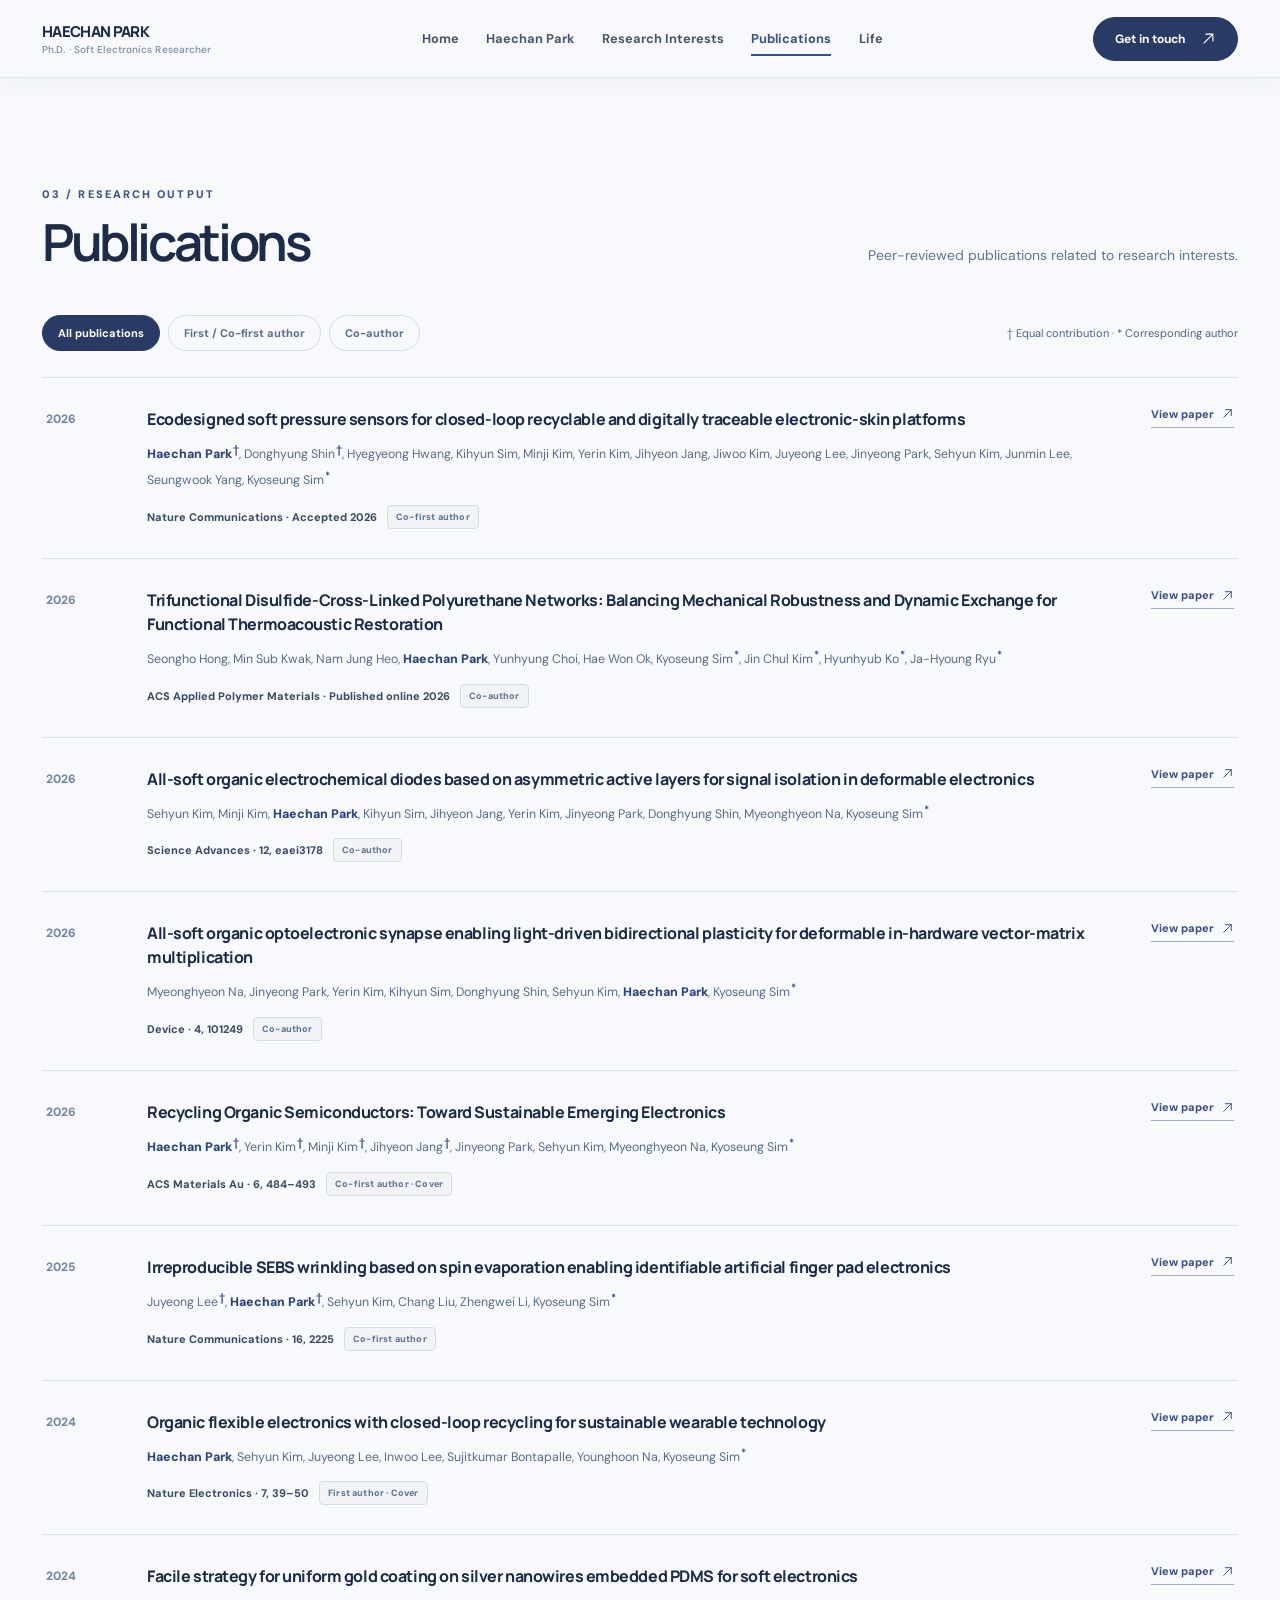
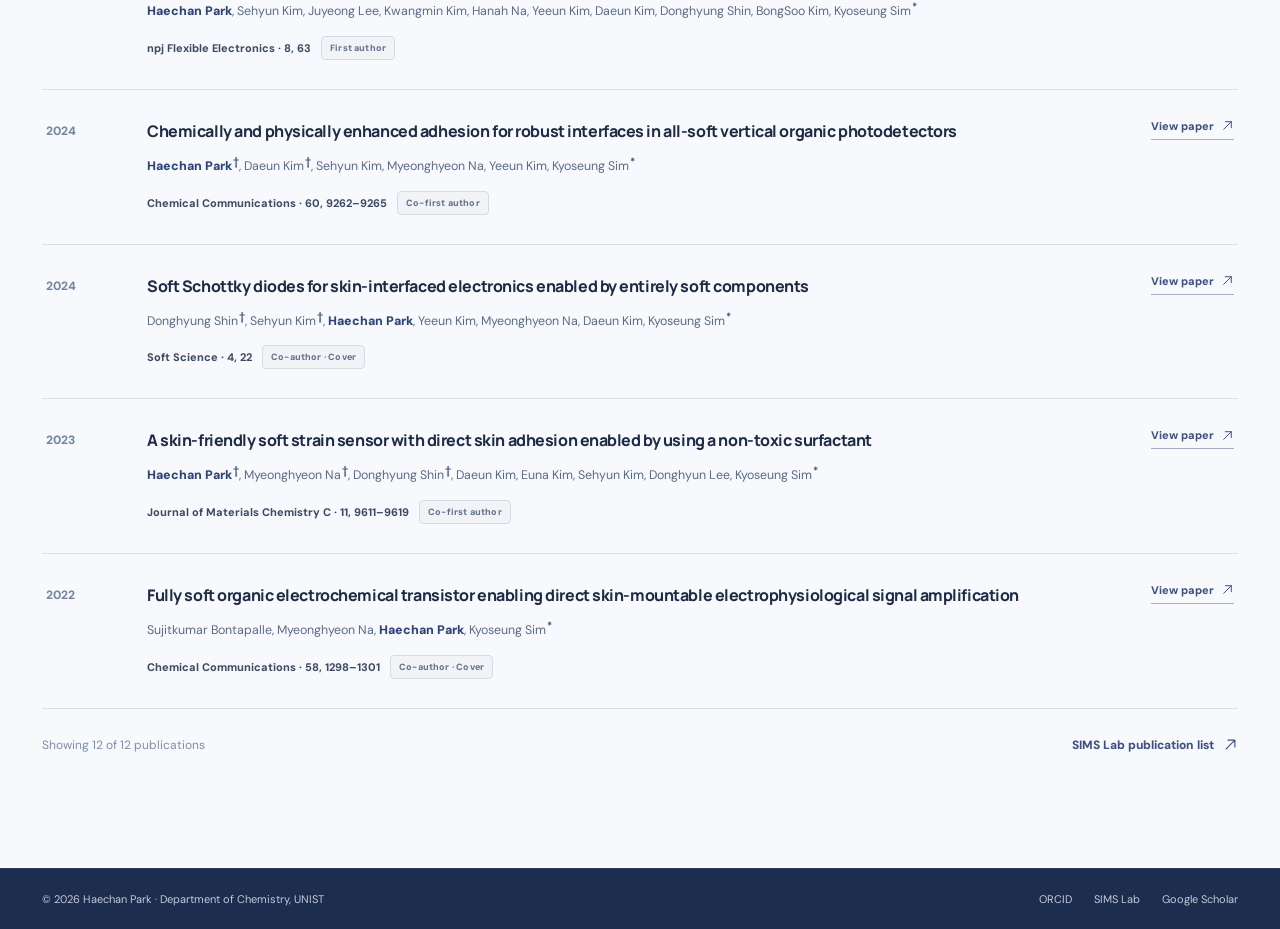
<file: publications.html>
<!DOCTYPE html>
<html lang="en"><head>
<meta charset="utf-8"/>
<meta content="width=device-width, initial-scale=1" name="viewport"/>
<meta content="#3d5082" name="theme-color"/>
<meta content="Haechan Park, Ph.D. — Postdoctoral researcher in Chemistry at UNIST. Exploring recyclable, all-soft and skin-interfaced electronic systems." name="description"/>
<title>Publications | Haechan Park</title>
<link href="[data-uri]" rel="icon" type="image/svg+xml"/>
<link href="https://fonts.googleapis.com" rel="preconnect"/>
<link crossorigin="" href="https://fonts.gstatic.com" rel="preconnect"/>
<link href="https://fonts.googleapis.com/css2?family=DM+Sans:wght@400;450;500;550;600;650;700;750&amp;family=Manrope:wght@400;500;600;700;800&amp;display=swap" rel="stylesheet"/>

<style>

    :root{--ink:#1d2b46;--ink2:#53617c;--muted:#8490a6;--green:#3d5082;--green2:#293b64;--lime:#dae4fa;--cream:#f7f9fd;--white:#fff;--line:#dce4f1;--soft:#eaf0f9;--max:1260px;--ease:cubic-bezier(.2,.75,.2,1)}
    *,*::before,*::after{box-sizing:border-box}html{scroll-behavior:smooth;scroll-padding-top:90px}body{margin:0;background:var(--cream);color:var(--ink);font-family:'DM Sans',sans-serif;-webkit-font-smoothing:antialiased}a{color:inherit;text-decoration:none}button{font:inherit}button,a{ -webkit-tap-highlight-color:transparent}img{display:block;max-width:100%}::selection{background:var(--lime);color:#1b263a}
    .container{width:min(calc(100% - 84px),var(--max));margin-inline:auto}.eyebrow{text-transform:uppercase;font-size:11px;letter-spacing:.19em;font-weight:800;color:var(--green)}.dot{display:inline-block;width:6px;height:6px;border-radius:100%;background:#aab5c8;margin:0 11px 2px}.screen-reader{position:absolute;width:1px;height:1px;padding:0;margin:-1px;overflow:hidden;clip:rect(0,0,0,0);white-space:nowrap;border:0}
    header.site-header{height:78px;position:sticky;top:0;z-index:100;background:rgba(247,249,253,.94);border-bottom:1px solid rgba(61,80,130,.12);backdrop-filter:blur(22px);-webkit-backdrop-filter:blur(22px)}.header-inner{display:flex;align-items:center;justify-content:space-between;height:100%;gap:22px}.brand{display:flex;align-items:center;gap:12px;white-space:nowrap}.brand-mark{width:37px;height:37px;border-radius:12px;display:grid;place-items:center;color:#fff;background:var(--green2);font-family:Manrope,sans-serif;font-size:14px;letter-spacing:-.09em;font-weight:800}.brand-text{font-family:Manrope,sans-serif;font-size:15px;font-weight:800;letter-spacing:-.045em}.brand-small{font-size:10px;font-weight:550;letter-spacing:.01em;color:var(--muted);display:block;margin-top:1px}.desktop-nav{display:flex;align-items:center;gap:36px}.desktop-nav>a{font-size:12.8px;color:#48566d;font-weight:700;position:relative;transition:color .2s}.desktop-nav>a::after{content:'';position:absolute;left:0;bottom:-9px;height:2px;width:0;background:var(--green);transition:width .22s}.desktop-nav>a:hover{color:var(--green)}.desktop-nav>a:hover::after{width:100%}.nav-contact,.dark-btn{display:inline-flex;align-items:center;justify-content:center;gap:15px;background:var(--green2);border:1px solid var(--green2);color:white;border-radius:999px;padding:13px 21px;font-weight:750;font-size:12px;transition:background .2s,transform .2s}.nav-contact:hover,.dark-btn:hover{background:#35475b;transform:translateY(-1px)}.nav-contact svg,.dark-btn svg{width:15px;height:15px}.menu-toggle{display:none;align-items:center;justify-content:center;width:42px;height:42px;background:white;border:1px solid var(--line);border-radius:12px;color:var(--ink)}.mobile-nav{display:none}
    .hero{position:relative;overflow:hidden;padding:88px 0 110px;background:radial-gradient(circle at 16% 10%,#edeff3 0,transparent 41%),var(--cream)}.hero::after{content:' ';position:absolute;width:360px;height:360px;left:-235px;bottom:-220px;border:1px solid #cbd1db;border-radius:100%;pointer-events:none}.hero-grid{display:grid;grid-template-columns: .89fr 1.11fr;gap:clamp(38px,5vw,82px);align-items:center}.hero-content{padding-top:15px}.hero-overline{display:flex;align-items:center;gap:10px;font-size:11px;letter-spacing:.16em;text-transform:uppercase;font-weight:800;color:var(--green)}.hero-overline span{width:26px;height:1px;background:var(--green)}h1,h2,h3,p{margin-top:0}.hero h1{font-family:Manrope,sans-serif;font-size:clamp(54px,5.25vw,84px);line-height:1.075;letter-spacing:-.078em;font-weight:700;margin:23px 0 28px}.hero h1 em{font-style:normal;color:var(--green)}.hero-description{max-width:450px;color:#5b6c89;font-size:15px;line-height:1.88;margin-bottom:33px}.hero-actions{display:flex;gap:19px;align-items:center;flex-wrap:wrap}.text-link{display:inline-flex;gap:12px;align-items:center;font-size:12px;font-weight:800;padding:12px 2px;color:var(--green2)}.text-link svg{width:17px;height:17px;transition:transform .2s}.text-link:hover svg{transform:translate(3px,-3px)}.hero-footnote{margin-top:70px;display:flex;gap:27px;align-items:center}.hero-footnote .line{width:45px;height:1px;background:#b8c0ce}.hero-footnote p{margin:0;font-size:11px;line-height:1.7;color:#6b7d9d}.hero-footnote strong{color:#424e63;font-weight:750}
    .hero-showcase{min-width:0}.showcase-frame{position:relative;border-radius:20px;overflow:hidden;background:#1b2939;aspect-ratio:1.13;box-shadow:0 32px 75px rgba(37,57,99,.18)}.showcase-slide{position:absolute;inset:0;opacity:0;transform:scale(1.055);transition:opacity .75s ease,transform 1.5s var(--ease);pointer-events:none}.showcase-slide.active{opacity:1;transform:scale(1);pointer-events:auto}.showcase-slide>img{height:100%;width:100%;object-fit:cover}.showcase-shade{position:absolute;inset:0;background:linear-gradient(180deg,rgba(12,20,43,.02) 43%,rgba(5,14,38,.84) 100%)}.showcase-top{position:absolute;top:26px;left:28px;right:28px;display:flex;justify-content:space-between;align-items:center;color:#ebeff6;z-index:2}.showcase-top small{font-size:10px;letter-spacing:.15em;text-transform:uppercase;font-weight:800}.showcase-index{padding:9px 12px;border:1px solid rgba(255,255,255,.29);border-radius:999px;background:rgba(255,255,255,.09);backdrop-filter:blur(12px);font-size:11px;font-weight:700}.showcase-bottom{position:absolute;left:34px;right:34px;bottom:72px;color:#fff;z-index:2}.showcase-bottom .tag{display:inline-block;color:#e1e8f5;text-transform:uppercase;letter-spacing:.16em;font-size:10px;font-weight:800;margin-bottom:12px}.showcase-bottom h3{font-family:Manrope,sans-serif;font-size:clamp(24px,2.55vw,36px);font-weight:650;letter-spacing:-.056em;line-height:1.17;max-width:445px;margin:0 0 12px}.showcase-bottom p{font-size:12px;line-height:1.55;opacity:.77;max-width:450px;margin:0}.showcase-controls{position:absolute;bottom:27px;left:34px;right:34px;display:flex;align-items:center;justify-content:space-between;z-index:3}.showcase-progress{display:flex;gap:7px}.slide-dot{height:3px;width:30px;border:0;border-radius:20px;background:rgba(255,255,255,.35);cursor:pointer;transition:background .2s,width .2s;padding:0}.slide-dot.active{width:53px;background:#becce5}.showcase-arrows{display:flex;gap:8px}.round-arrow{width:34px;height:34px;border-radius:50%;background:rgba(255,255,255,.16);border:1px solid rgba(255,255,255,.36);color:white;display:grid;place-items:center;cursor:pointer;backdrop-filter:blur(10px);transition:background .2s}.round-arrow:hover{background:rgba(255,255,255,.29)}.round-arrow svg{height:15px;width:15px}.showcase-label{display:flex;align-items:center;justify-content:space-between;padding:16px 5px 0;color:#5f718f;font-size:11px}.showcase-label span:first-child{font-weight:800;letter-spacing:.08em;text-transform:uppercase}.small-track{height:2px;background:#d7dbe3;flex:1;margin:0 22px}.small-track>span{display:block;height:100%;width:33.333%;background:#5a6a86;transition:transform .3s}
    .section{padding:105px 0}.section-header{display:flex;align-items:flex-end;justify-content:space-between;gap:24px;margin-bottom:37px}.section-header h2{font-family:Manrope,sans-serif;font-size:clamp(34px,3.4vw,48px);font-weight:650;letter-spacing:-.066em;line-height:1.19;margin:10px 0 0}.section-header p{max-width:385px;font-size:13px;line-height:1.8;color:#627493;margin:0 0 4px}.soft-section{background:#eef0f4}
    .about-grid{display:grid;grid-template-columns:.91fr 1.09fr;gap:64px;align-items:stretch}.portrait-panel{background:#dfe3ea;border-radius:18px;min-height:388px;overflow:hidden;position:relative;padding:32px;display:flex;align-items:flex-end}.portrait-lines{position:absolute;inset:0;background:repeating-radial-gradient(circle at 60% 48%,transparent 0 40px,rgba(61,80,130,.13) 41px 42px);opacity:.65}.portrait-panel::before{content:'HP';position:absolute;font-family:Manrope,sans-serif;letter-spacing:-.12em;font-size:clamp(150px,19vw,305px);font-weight:800;color:rgba(61,80,130,.16);top:17%;left:11%;line-height:1}.portrait-caption{z-index:2;display:flex;justify-content:space-between;align-items:center;width:100%;gap:12px}.portrait-caption span:first-child{font-size:12px;font-weight:800;line-height:1.45}.portrait-caption small{font-size:10px;letter-spacing:.1em;text-transform:uppercase;color:#5d6e8c;font-weight:800}.about-copy{padding:16px 0 0}.about-copy h3{font-family:Manrope,sans-serif;font-size:clamp(26px,2.65vw,37px);font-weight:600;letter-spacing:-.055em;line-height:1.34;margin:12px 0 24px}.about-copy>p{color:#5f708e;font-size:14px;line-height:1.9;margin-bottom:24px}.facts-grid{display:grid;grid-template-columns:1fr 1fr;gap:22px;padding-top:25px;border-top:1px solid #d7dce4}.fact b{display:block;font-size:11px;text-transform:uppercase;letter-spacing:.13em;margin-bottom:8px;color:#334057}.fact span{font-size:13px;line-height:1.65;color:#51607a}.award-ribbon{margin-top:25px;padding:15px 18px;border-radius:12px;background:#e6e9ee;display:flex;gap:14px;align-items:flex-start}.award-ribbon svg{color:#3a4b69;flex:none}.award-ribbon span{font-size:12px;line-height:1.6;color:#4c5971}.award-ribbon strong{display:block;font-size:11px;letter-spacing:.06em;text-transform:uppercase;color:#3b475b;margin-bottom:2px}
    .research-grid{display:grid;grid-template-columns:repeat(3,1fr);gap:18px}.research-card{min-width:0;border:1px solid #dee2e8;background:white;border-radius:17px;overflow:hidden;transition:transform .3s var(--ease),box-shadow .3s}.research-card:hover{transform:translateY(-5px);box-shadow:0 19px 45px rgba(40,57,99,.08)}.research-img{aspect-ratio:1.3;position:relative;overflow:hidden}.research-img img{width:100%;height:100%;object-fit:cover;transition:transform .7s var(--ease)}.research-card:hover .research-img img{transform:scale(1.065)}.research-number{position:absolute;left:18px;top:17px;background:rgba(245,248,255,.9);backdrop-filter:blur(7px);border-radius:6px;padding:7px 9px;font-weight:800;font-size:10px;color:var(--green2)}.research-content{padding:27px 27px 28px;min-height:178px}.research-content h3{font-family:Manrope,sans-serif;font-size:20px;letter-spacing:-.05em;line-height:1.27;margin:0 0 10px;font-weight:700}.research-content p{font-size:12px;color:#657898;line-height:1.75;margin:0}
    .publication-wrap{border-top:1px solid #dbdfe6}.pub-toolbar{display:flex;align-items:center;justify-content:space-between;gap:18px;margin-bottom:26px}.filter-buttons{display:flex;gap:8px;flex-wrap:wrap}.filter-btn{border:1px solid #d8dce4;background:transparent;color:#5c6d8b;border-radius:999px;font-size:11px;font-weight:750;padding:10px 15px;cursor:pointer;transition:background .2s,color .2s}.filter-btn.active,.filter-btn:hover{background:var(--green2);color:#fff;border-color:var(--green2)}.pub-toolbar-note{font-size:11px;color:#7c8ca8}.publication{display:grid;grid-template-columns:76px minmax(0,1fr) 110px;gap:25px;border-bottom:1px solid #dbdfe6;padding:26px 4px;align-items:center}.pub-year{font-size:12px;color:#7485a3;font-weight:800;align-self:start;padding-top:4px}.pub-title{font-family:Manrope,sans-serif;font-size:16px;font-weight:750;line-height:1.55;letter-spacing:-.027em;margin:0 0 9px}.pub-authors{font-size:11.5px;color:#6b7d9d;line-height:1.75;margin:0 0 11px}.pub-detail{display:flex;flex-wrap:wrap;align-items:center;gap:10px}.pub-journal{font-size:11px;color:#3b4962;font-weight:750}.pub-role{padding:5px 8px;border:1px solid #d7dce4;background:#f2f3f6;border-radius:4px;color:#607290;font-size:9px;font-weight:800;letter-spacing:.02em}.paper-link{justify-self:end;display:flex;align-items:center;gap:7px;white-space:nowrap;color:var(--green);font-size:11px;font-weight:800;border-bottom:1px solid #a2adc1;padding-bottom:6px}.paper-link svg{width:13px;height:13px}.publication[hidden]{display:none}.pub-footer{display:flex;justify-content:space-between;align-items:center;padding-top:28px;font-size:12px;color:#7e8ea9}.pub-footer>a{display:inline-flex;align-items:center;gap:9px;color:var(--green);font-weight:800}
    .gallery-section{background:#eaecf0;overflow:hidden}.gallery-top{display:flex;align-items:flex-end;justify-content:space-between;gap:20px;margin-bottom:35px}.gallery-actions{display:flex;gap:9px}.gallery-actions button{border:1px solid #c7ced9;background:#fafafb;border-radius:50%;width:42px;height:42px;display:grid;place-items:center;cursor:pointer;color:#36435a;transition:all .2s}.gallery-actions button:hover{background:#36435a;color:#fff}.gallery-actions button svg{width:17px;height:17px}.gallery-track{display:flex;gap:20px;overflow-x:auto;scroll-snap-type:x mandatory;scrollbar-width:none;padding:2px 0 30px;scroll-behavior:smooth}.gallery-track::-webkit-scrollbar{display:none}.gallery-card{flex:0 0 calc((100% - 40px)/3);min-width:0;scroll-snap-align:start;cursor:pointer;background:none;border:0;padding:0;text-align:left}.gallery-image{position:relative;aspect-ratio:1.08;overflow:hidden;border-radius:15px;background:#23364b}.gallery-image img{width:100%;height:100%;object-fit:cover;transition:transform .65s var(--ease)}.gallery-card:hover img{transform:scale(1.07)}.gallery-expand{position:absolute;top:15px;right:15px;background:rgba(255,255,255,.86);width:34px;height:34px;display:grid;place-items:center;border-radius:50%;color:#24374c}.gallery-expand svg{width:15px;height:15px}.gallery-card h3{font-family:Manrope,sans-serif;letter-spacing:-.04em;font-size:15px;margin:16px 0 5px;font-weight:750}.gallery-card p{font-size:11px;color:#7989a5;margin:0}.gallery-footer{display:flex;gap:15px;align-items:center;padding-top:5px}.gallery-line{background:#cad0db;flex:1;height:2px}.gallery-line>span{display:block;width:33.33%;height:100%;background:#3e4c65;transition:transform .25s}.gallery-count{font-size:10px;letter-spacing:.1em;font-weight:800;color:#5a6a86}.gallery-note{font-size:11px;color:#7b8ba7;line-height:1.7;margin:20px 0 0}
    .contact-section{background:var(--green2);color:#f6f8fc;padding:90px 0 75px;position:relative;overflow:hidden}.contact-section::before{content:'';position:absolute;width:570px;height:570px;border-radius:50%;border:1px solid rgba(200,215,255,.14);right:-125px;top:-210px;box-shadow:0 0 0 80px rgba(205,221,255,.025),0 0 0 160px rgba(205,221,255,.018)}.contact-grid{position:relative;display:flex;justify-content:space-between;align-items:end;gap:28px}.contact-section .eyebrow{color:#b6c5df}.contact-section h2{font-family:Manrope,sans-serif;font-size:clamp(36px,5vw,64px);font-weight:650;line-height:1.2;letter-spacing:-.07em;margin:15px 0 19px;max-width:700px}.contact-section p{color:#b7bfce;font-size:13px;line-height:1.8;max-width:515px;margin:0}.email-btn{display:inline-flex;align-items:center;gap:16px;border-radius:99px;background:#b8c5dd;color:#202d43;padding:17px 21px;font-size:13px;font-weight:800;flex:none;transition:transform .2s}.email-btn:hover{transform:translateY(-3px)}.email-btn svg{width:17px;height:17px}footer{background:#172432;color:#c4cbd7;border-top:1px solid rgba(255,255,255,.09);padding:23px 0}.footer-inner{display:flex;align-items:center;justify-content:space-between;gap:15px}.footer-inner span{font-size:11px}.footer-links{display:flex;gap:22px}.footer-links a{font-size:11px;color:#c4cbd7}.footer-links a:hover{color:white}
    .lightbox{position:fixed;inset:0;background:rgba(8,14,33,.93);z-index:200;display:none;align-items:center;justify-content:center;padding:7vw;backdrop-filter:blur(18px)}.lightbox.open{display:flex}.lightbox-inner{width:min(100%,960px);position:relative}.lightbox img{width:100%;max-height:75vh;object-fit:contain;border-radius:12px}.lightbox-meta{color:#e8ecf3;margin-top:17px;display:flex;gap:20px;justify-content:space-between;align-items:center}.lightbox-meta strong{font-size:15px}.lightbox-meta span{font-size:11px;color:#a7b1c3}.close-lightbox{position:absolute;right:0;top:-48px;border:1px solid rgba(255,255,255,.4);background:rgba(255,255,255,.09);border-radius:50%;color:white;width:36px;height:36px;display:grid;place-items:center;cursor:pointer}.close-lightbox svg{height:17px;width:17px}.reveal{opacity:0;transform:translateY(22px);transition:opacity .7s ease,transform .7s var(--ease)}.reveal.visible{opacity:1;transform:translateY(0)}
    @media(max-width:1080px){.container{width:min(calc(100% - 56px),var(--max))}.desktop-nav{gap:21px}.hero{padding:66px 0 90px}.hero-grid{gap:35px}.hero h1{font-size:clamp(50px,5.1vw,70px)}.hero-footnote{margin-top:42px}.showcase-frame{aspect-ratio:.97}.research-content{padding:24px 20px}.research-content h3{font-size:18px}.about-grid{gap:40px}}
    @media(max-width:760px){header.site-header{height:68px}.container{width:calc(100% - 36px)}.desktop-nav,.header-inner>.nav-contact{display:none}.menu-toggle{display:flex}.mobile-nav{display:flex;position:absolute;top:68px;left:0;right:0;background:#f8f9fa;border-bottom:1px solid var(--line);padding:12px 20px 22px;flex-direction:column;gap:0;box-shadow:0 15px 35px rgba(40,57,99,.07)}.mobile-nav[hidden]{display:none}.mobile-nav a{padding:14px 2px;font-size:14px;font-weight:700;border-bottom:1px solid #e8ebef}.hero{padding:60px 0 74px}.hero-grid{grid-template-columns:1fr;gap:40px}.hero-content{padding-top:0}.hero h1{font-size:clamp(54px,10vw,74px);max-width:650px}.hero-description{max-width:610px}.hero-footnote{display:none}.showcase-frame{aspect-ratio:1.24}.section{padding:75px 0}.section-header{display:block;margin-bottom:30px}.section-header p{margin-top:14px}.about-grid{grid-template-columns:1fr;gap:30px}.portrait-panel{min-height:275px}.portrait-panel::before{font-size:220px;top:0}.about-copy{padding:0}.research-grid{grid-template-columns:1fr;gap:17px}.research-card{display:grid;grid-template-columns:40% 60%}.research-img{height:100%;aspect-ratio:auto}.research-content{min-height:unset;padding:25px 24px;align-self:center}.research-content h3{font-size:20px}.gallery-card{flex-basis:calc((100% - 16px)/2)}.gallery-track{gap:16px}.gallery-footer .gallery-line>span{width:50%}.contact-grid{display:block}.email-btn{margin-top:30px}.publication{grid-template-columns:50px minmax(0,1fr);gap:12px}.paper-link{grid-column:2;justify-self:start}.pub-toolbar{align-items:start;display:block}.pub-toolbar-note{display:block;margin-top:13px}}
    @media(max-width:490px){.brand-text{font-size:14px}.hero h1{font-size:clamp(48px,12.6vw,64px)}.hero-description{font-size:13.5px}.hero-actions{gap:10px}.showcase-frame{aspect-ratio:.95;border-radius:14px}.showcase-top{left:20px;right:20px;top:20px}.showcase-bottom{left:22px;right:20px;bottom:80px}.showcase-bottom h3{font-size:25px}.showcase-controls{left:22px;right:22px}.section-header h2{font-size:36px}.facts-grid{gap:14px}.research-card{display:block}.research-img{aspect-ratio:1.65}.research-content{min-height:unset;padding:21px 21px 24px}.gallery-card{flex-basis:84%}.gallery-footer .gallery-line>span{width:25%}.pub-title{font-size:14px}.publication{grid-template-columns:43px 1fr}.pub-year{font-size:11px}.contact-section h2{font-size:42px}.footer-inner{display:block}.footer-links{margin-top:13px}.lightbox{padding:18px}}
    @media(prefers-reduced-motion:reduce){html{scroll-behavior:auto}*,*::before,*::after{animation-duration:.01ms!important;transition-duration:.01ms!important}.reveal{opacity:1;transform:none}}
  
/* V2 / MULTI-PAGE NAVIGATION AND BLUE THEME */
:root{--accent:#3d5082;--accent-dark:#293b64;--accent-light:#eaf0fb;--ink:#1d2b46;--ink2:#52627e;--muted:#8390a8;--green:#3d5082;--green2:#293b64;--lime:#dae4fa;--cream:#f7f9fd;--line:#dce4f1;--soft:#eaf0f9}
html{scroll-padding-top:78px}
.site-header{box-shadow:0 7px 24px rgba(36,50,88,.035)}
.desktop-nav{gap:clamp(15px,2.15vw,31px)}
.desktop-nav>a[aria-current="page"]{color:var(--accent)}
.desktop-nav>a[aria-current="page"]::after{width:100%}
.mobile-nav a[aria-current="page"]{color:var(--accent);font-weight:800}
.nav-contact:hover,.dark-btn:hover{background:#3d5082;border-color:#3d5082}
.brand-mark{background:#3d5082}
.hero{background:radial-gradient(circle at 12% 7%,rgba(213,226,251,.54),transparent 45%),var(--cream)}
.home-page main{min-height:calc(100svh - 78px - 61px);display:flex;align-items:center}
.home-page .hero{width:100%;padding:clamp(45px,6vh,86px) 0 clamp(54px,7vh,96px)}
.home-page .hero-grid{grid-template-columns:.87fr 1.13fr}
.home-page .showcase-frame{border-radius:22px;box-shadow:0 29px 78px rgba(39,56,100,.20)}
.home-page .showcase-slide>img{filter:saturate(.98)}
.showcase-bottom .tag{color:#dbe6ff}
.showcase-top{color:#edf2ff}
.showcase-shade{background:linear-gradient(180deg,rgba(4,17,44,.01) 38%,rgba(7,18,45,.89) 100%)}
.slide-dot.active{background:#d5e2ff}
.small-track>span,.gallery-line>span{background:#3d5082}
.page-main{min-height:calc(100svh - 78px - 61px)}
.page-main .section{padding-top:clamp(72px,8.5vw,120px);padding-bottom:clamp(88px,9vw,130px)}
.page-main .section-header{margin-bottom:43px}
.page-main .section-header h2{font-size:clamp(40px,4vw,62px)}
.page-main .section-header p{max-width:425px;font-size:14px}
.page-main .section.soft-section{background:linear-gradient(180deg,#f0f4fc 0%,#f7f9fd 100%)}
.page-main .gallery-section{background:#f0f4fa}
.page-main .about-grid{align-items:start}
.page-main .portrait-panel{min-height:465px}
.page-main .research-img{aspect-ratio:1.25}
.page-main .research-card{box-shadow:0 12px 36px rgba(36,55,100,.055)}
.page-main .publication{padding-top:33px;padding-bottom:33px}
.page-main .gallery-image{aspect-ratio:1.04}
.page-main .gallery-track{padding-bottom:28px}
.page-main .contact-section{padding:82px 0}
.page-kicker{display:flex;align-items:center;gap:10px;color:var(--accent);font-size:10px;letter-spacing:.16em;font-weight:800;text-transform:uppercase}
.page-kicker::before{content:'';width:28px;height:1px;background:var(--accent)}
.page-intro{max-width:920px;margin-bottom:45px;color:#677895;font-size:14px;line-height:1.8}
footer{background:#1d2d50}
.footer-links a:hover{text-decoration:underline}
a:focus-visible,button:focus-visible{outline:3px solid #8aabef;outline-offset:3px}
@media(max-width:1080px){.desktop-nav{gap:15px}.desktop-nav>a{font-size:11.6px}.home-page .hero-grid{gap:36px}}
@media(max-width:760px){.home-page main{min-height:unset;display:block}.home-page .hero{padding:60px 0 86px}.home-page .hero-grid{grid-template-columns:1fr}.page-main{min-height:unset}.page-main .section{padding-top:74px;padding-bottom:86px}.page-main .portrait-panel{min-height:300px}.page-main .research-img{aspect-ratio:auto}.page-main .gallery-image{aspect-ratio:1.04}}
@media(max-width:490px){.home-page .hero{padding-top:44px}.home-page .hero-grid{gap:34px}.page-main .section-header h2{font-size:37px}.page-main .research-img{aspect-ratio:1.65}.page-main .gallery-image{aspect-ratio:1.04}}


/* Full author lists & corresponding-author markers */
.page-main .publication{padding-top:29px;padding-bottom:29px;align-items:start}
.page-main .pub-authors{font-size:12.4px;line-height:1.9;color:#5b6b88;margin-bottom:12px;word-break:normal}
.author-self{color:#2d4478;font-weight:850}
.author-symbol{font-size:10px;font-weight:850;color:#3d5082;margin-left:1px;vertical-align:super}
.page-main .pub-title{line-height:1.5}
.page-main .pub-toolbar-note{font-size:11px;line-height:1.65;max-width:none;text-align:right;color:#4e6082;white-space:nowrap;flex-shrink:0}
@media(max-width:760px){.page-main .pub-toolbar-note{text-align:left;max-width:none;white-space:nowrap;font-size:clamp(8px,2.45vw,11px);letter-spacing:-.015em}.page-main .pub-authors{font-size:12.2px}}
</style></head><body class="inner-page"><svg aria-hidden="true" class="screen-reader" xmlns="http://www.w3.org/2000/svg"><symbol id="i-arrow" viewbox="0 0 24 24"><path d="M5 12h14m-6-6 6 6-6 6" fill="none" stroke="currentColor" stroke-linecap="round" stroke-linejoin="round" stroke-width="1.8"></path></symbol><symbol id="i-diag" viewbox="0 0 24 24"><path d="M5 19 19 5M8 5h11v11" fill="none" stroke="currentColor" stroke-linecap="round" stroke-linejoin="round" stroke-width="1.8"></path></symbol><symbol id="i-left" viewbox="0 0 24 24"><path d="M15 5 8 12l7 7" fill="none" stroke="currentColor" stroke-linecap="round" stroke-linejoin="round" stroke-width="1.7"></path></symbol><symbol id="i-right" viewbox="0 0 24 24"><path d="m9 5 7 7-7 7" fill="none" stroke="currentColor" stroke-linecap="round" stroke-linejoin="round" stroke-width="1.7"></path></symbol><symbol id="i-expand" viewbox="0 0 24 24"><path d="M8 4H4v4M16 4h4v4M4 16v4h4m12-4v4h-4" fill="none" stroke="currentColor" stroke-linejoin="round" stroke-width="1.8"></path></symbol><symbol id="i-close" viewbox="0 0 24 24"><path d="m5 5 14 14M19 5 5 19" stroke="currentColor" stroke-linecap="round" stroke-width="1.8"></path></symbol></svg><header class="site-header">
<div class="container header-inner">
<a aria-label="Haechan Park homepage" class="brand" href="index.html"><span><span class="brand-text">HAECHAN PARK</span><span class="brand-small">Ph.D. · Soft Electronics Researcher</span></span></a>
<nav aria-label="Main navigation" class="desktop-nav"><a href="index.html">Home</a><a href="haechan-park.html">Haechan Park</a><a href="research-interests.html">Research Interests</a><a aria-current="page" href="publications.html">Publications</a><a href="life.html">Life</a></nav>
<a class="nav-contact" href="mailto:phc0304@unist.ac.kr">Get in touch <svg><use href="#i-diag"></use></svg></a>
<button aria-controls="mobileNav" aria-expanded="false" aria-label="Open navigation" class="menu-toggle" id="menuToggle" type="button"><svg fill="none" height="22" stroke="currentColor" stroke-width="1.8" viewbox="0 0 24 24" width="22"><path d="M4 7h16M4 12h16M4 17h16"></path></svg></button>
</div>
<nav aria-label="Mobile navigation" class="mobile-nav" hidden="" id="mobileNav"><a href="index.html">Home</a><a href="haechan-park.html">Haechan Park</a><a href="research-interests.html">Research Interests</a><a aria-current="page" href="publications.html">Publications</a><a href="life.html">Life</a><a href="mailto:phc0304@unist.ac.kr">Contact</a></nav>
</header><main class="page-main" id="main-content"><section aria-labelledby="publicationsTitle" class="section" id="publications">
<div class="container">
<div class="section-header reveal"><div><div class="eyebrow">03 / Research output</div><h2 id="publicationsTitle">Publications</h2></div><p>Peer-reviewed publications related to research interests.</p></div>
<div class="pub-toolbar reveal"><div aria-label="Filter publications" class="filter-buttons" role="group"><button aria-pressed="true" class="filter-btn active" data-filter="all" type="button">All publications</button><button aria-pressed="false" class="filter-btn" data-filter="lead" type="button">First / Co-first author</button><button aria-pressed="false" class="filter-btn" data-filter="other" type="button">Co-author</button></div><span class="pub-toolbar-note">† Equal contribution · * Corresponding author</span></div>
<div class="publication-wrap" id="publicationList"></div>
<div class="pub-footer"><span aria-live="polite" id="pubCount">Showing 11 publications</span><a href="https://sites.google.com/view/sims-lab/publications" rel="noopener noreferrer" target="_blank">SIMS Lab publication list <svg height="15" width="15"><use href="#i-diag"></use></svg></a></div>
</div>
</section></main><footer><div class="container footer-inner"><span>© <span id="year">2026</span> Haechan Park · Department of Chemistry, UNIST</span><div class="footer-links"><a href="https://orcid.org/0000-0003-1129-7383" rel="noopener noreferrer" target="_blank">ORCID</a><a href="https://sites.google.com/view/sims-lab/home" rel="noopener noreferrer" target="_blank">SIMS Lab</a><a href="https://scholar.google.com/citations?user=w9Lw_o8AAAAJ&amp;hl=ko" target="_blank" rel="noopener noreferrer">Google Scholar</a></div></div></footer><script>
(()=>{'use strict';
const $=(s,root=document)=>root.querySelector(s), $$=(s,root=document)=>Array.from(root.querySelectorAll(s));
const year=$('#year');if(year)year.textContent=new Date().getFullYear();
const toggle=$('#menuToggle'),nav=$('#mobileNav');
if(toggle&&nav){toggle.addEventListener('click',()=>{const open=nav.hidden;nav.hidden=!open;toggle.setAttribute('aria-expanded',String(open));toggle.setAttribute('aria-label',open?'Close navigation':'Open navigation')});$$('a',nav).forEach(a=>a.addEventListener('click',()=>{nav.hidden=true;toggle.setAttribute('aria-expanded','false')}))}
const reduced=window.matchMedia('(prefers-reduced-motion: reduce)').matches;
const hero=$('#heroCarousel');
if(hero){const slides=$$('.showcase-slide',hero),dots=$$('.slide-dot',hero);let current=0,timer=null,paused=false;
function goToSlide(index){current=(index+slides.length)%slides.length;slides.forEach((el,i)=>{const selected=i===current;el.classList.toggle('active',selected);el.setAttribute('aria-hidden',String(!selected))});dots.forEach((el,i)=>{el.classList.toggle('active',i===current);el.setAttribute('aria-selected',String(i===current))});const p=$('#heroProgressLine');if(p)p.style.transform=`translateX(${current*100}%)`}
function restart(){clearInterval(timer);if(!reduced)timer=setInterval(()=>{if(!paused&&!document.hidden)goToSlide(current+1)},5700)}
$('#heroPrev').addEventListener('click',()=>{goToSlide(current-1);restart()});$('#heroNext').addEventListener('click',()=>{goToSlide(current+1);restart()});dots.forEach((b,i)=>b.addEventListener('click',()=>{goToSlide(i);restart()}));
hero.addEventListener('mouseenter',()=>paused=true);hero.addEventListener('mouseleave',()=>paused=false);hero.addEventListener('focusin',()=>paused=true);hero.addEventListener('focusout',()=>paused=false);hero.addEventListener('keydown',e=>{if(e.key==='ArrowLeft'||e.key==='ArrowRight'){e.preventDefault();goToSlide(current+(e.key==='ArrowRight'?1:-1));restart()}});
let touchX=null;hero.addEventListener('touchstart',e=>{touchX=e.touches[0].clientX},{passive:true});hero.addEventListener('touchend',e=>{if(touchX!==null&&Math.abs(e.changedTouches[0].clientX-touchX)>45){goToSlide(current+(e.changedTouches[0].clientX<touchX?1:-1));restart()}touchX=null},{passive:true});restart();}
const pubList=$('#publicationList');
if(pubList){
// Edit the array below to add/remove publications. Each entry creates one paper row.
const publications=[
  {
    "year": 2026,
    "title": "Ecodesigned soft pressure sensors for closed-loop recyclable and digitally traceable electronic-skin platforms",
    "authors": "Haechan Park†, Donghyung Shin†, Hyegyeong Hwang, Kihyun Sim, Minji Kim, Yerin Kim, Jihyeon Jang, Jiwoo Kim, Juyeong Lee, Jinyeong Park, Sehyun Kim, Junmin Lee, Seungwook Yang, Kyoseung Sim*",
    "journal": "Nature Communications · Accepted 2026",
    "role": "lead",
    "roleText": "Co-first author",
    "url": ""
  },
  {
    "year": 2026,
    "title": "Trifunctional Disulfide-Cross-Linked Polyurethane Networks: Balancing Mechanical Robustness and Dynamic Exchange for Functional Thermoacoustic Restoration",
    "authors": "Seongho Hong, Min Sub Kwak, Nam Jung Heo, Haechan Park, Yunhyung Choi, Hae Won Ok, Kyoseung Sim*, Jin Chul Kim*, Hyunhyub Ko*, Ja-Hyoung Ryu*",
    "journal": "ACS Applied Polymer Materials · Published online 2026",
    "role": "other",
    "roleText": "Co-author",
    "url": "https://doi.org/10.1021/acsapm.6c03911"
  },
  {
    "year": 2026,
    "title": "All-soft organic electrochemical diodes based on asymmetric active layers for signal isolation in deformable electronics",
    "authors": "Sehyun Kim, Minji Kim, Haechan Park, Kihyun Sim, Jihyeon Jang, Yerin Kim, Jinyeong Park, Donghyung Shin, Myeonghyeon Na, Kyoseung Sim*",
    "journal": "Science Advances · 12, eaei3178",
    "role": "other",
    "roleText": "Co-author",
    "url": "https://doi.org/10.1126/sciadv.aei3178"
  },
  {
    "year": 2026,
    "title": "All-soft organic optoelectronic synapse enabling light-driven bidirectional plasticity for deformable in-hardware vector-matrix multiplication",
    "authors": "Myeonghyeon Na, Jinyeong Park, Yerin Kim, Kihyun Sim, Donghyung Shin, Sehyun Kim, Haechan Park, Kyoseung Sim*",
    "journal": "Device · 4, 101249",
    "role": "other",
    "roleText": "Co-author",
    "url": "https://doi.org/10.1016/j.device.2026.101249"
  },
  {
    "year": 2026,
    "title": "Recycling Organic Semiconductors: Toward Sustainable Emerging Electronics",
    "authors": "Haechan Park†, Yerin Kim†, Minji Kim†, Jihyeon Jang†, Jinyeong Park, Sehyun Kim, Myeonghyeon Na, Kyoseung Sim*",
    "journal": "ACS Materials Au · 6, 484–493",
    "role": "lead",
    "roleText": "Co-first author · Cover",
    "url": "https://doi.org/10.1021/acsmaterialsau.5c00128"
  },
  {
    "year": 2025,
    "title": "Irreproducible SEBS wrinkling based on spin evaporation enabling identifiable artificial finger pad electronics",
    "authors": "Juyeong Lee†, Haechan Park†, Sehyun Kim, Chang Liu, Zhengwei Li, Kyoseung Sim*",
    "journal": "Nature Communications · 16, 2225",
    "role": "lead",
    "roleText": "Co-first author",
    "url": "https://doi.org/10.1038/s41467-025-57498-y"
  },
  {
    "year": 2024,
    "title": "Organic flexible electronics with closed-loop recycling for sustainable wearable technology",
    "authors": "Haechan Park, Sehyun Kim, Juyeong Lee, Inwoo Lee, Sujitkumar Bontapalle, Younghoon Na, Kyoseung Sim*",
    "journal": "Nature Electronics · 7, 39–50",
    "role": "lead",
    "roleText": "First author · Cover",
    "url": "https://doi.org/10.1038/s41928-023-01078-9"
  },
  {
    "year": 2024,
    "title": "Facile strategy for uniform gold coating on silver nanowires embedded PDMS for soft electronics",
    "authors": "Haechan Park, Sehyun Kim, Juyeong Lee, Kwangmin Kim, Hanah Na, Yeeun Kim, Daeun Kim, Donghyung Shin, BongSoo Kim, Kyoseung Sim*",
    "journal": "npj Flexible Electronics · 8, 63",
    "role": "lead",
    "roleText": "First author",
    "url": "https://doi.org/10.1038/s41528-024-00349-5"
  },
  {
    "year": 2024,
    "title": "Chemically and physically enhanced adhesion for robust interfaces in all-soft vertical organic photodetectors",
    "authors": "Haechan Park†, Daeun Kim†, Sehyun Kim, Myeonghyeon Na, Yeeun Kim, Kyoseung Sim*",
    "journal": "Chemical Communications · 60, 9262–9265",
    "role": "lead",
    "roleText": "Co-first author",
    "url": "https://doi.org/10.1039/D4CC03214D"
  },
  {
    "year": 2024,
    "title": "Soft Schottky diodes for skin-interfaced electronics enabled by entirely soft components",
    "authors": "Donghyung Shin†, Sehyun Kim†, Haechan Park, Yeeun Kim, Myeonghyeon Na, Daeun Kim, Kyoseung Sim*",
    "journal": "Soft Science · 4, 22",
    "role": "other",
    "roleText": "Co-author · Cover",
    "url": "https://doi.org/10.20517/ss.2024.03"
  },
  {
    "year": 2023,
    "title": "A skin-friendly soft strain sensor with direct skin adhesion enabled by using a non-toxic surfactant",
    "authors": "Haechan Park†, Myeonghyeon Na†, Donghyung Shin†, Daeun Kim, Euna Kim, Sehyun Kim, Donghyun Lee, Kyoseung Sim*",
    "journal": "Journal of Materials Chemistry C · 11, 9611–9619",
    "role": "lead",
    "roleText": "Co-first author",
    "url": "https://doi.org/10.1039/D3TC01150J"
  },
  {
    "year": 2022,
    "title": "Fully soft organic electrochemical transistor enabling direct skin-mountable electrophysiological signal amplification",
    "authors": "Sujitkumar Bontapalle, Myeonghyeon Na, Haechan Park, Kyoseung Sim*",
    "journal": "Chemical Communications · 58, 1298–1301",
    "role": "other",
    "roleText": "Co-author · Cover",
    "url": "https://doi.org/10.1039/D1CC04884H"
  }
];
const safe=t=>String(t).replace(/[&<>"']/g,c=>({'&':'&amp;','<':'&lt;','>':'&gt;','"':'&quot;',"'":'&#39;'}[c]));
function formatAuthors(raw){
  // Render every author and preserve publisher-verified symbols.
  return raw.split(', ').map(entry=>{
    const marker=entry.endsWith('†')?'†':entry.endsWith('*')?'*':'';
    const name=marker?entry.slice(0,-1):entry;
    const display=name==='Haechan Park'?`<strong class="author-self">${safe(name)}</strong>`:safe(name);
    const superscript=marker?`<sup class="author-symbol" aria-label="${marker==='*'?'Corresponding author':'Equal contribution'}">${marker}</sup>`:'';
    return display+superscript;
  }).join(', ');
}
function renderPubs(filter='all'){
  const items=publications.filter(p=>filter==='all'||p.role===filter);
  pubList.innerHTML=items.map(p=>`<article class="publication">
    <span class="pub-year">${p.year}</span><div>
      <h3 class="pub-title">${safe(p.title)}</h3>
      <p class="pub-authors">${formatAuthors(p.authors)}</p>
      <div class="pub-detail"><span class="pub-journal">${safe(p.journal)}</span><span class="pub-role">${safe(p.roleText)}</span></div>
    </div><a class="paper-link" href="${p.url}" target="_blank" rel="noopener noreferrer" aria-label="Open paper: ${safe(p.title)}">View paper <svg aria-hidden="true"><use href="#i-diag"/></svg></a>
  </article>`).join('');
  $('#pubCount').textContent=`Showing ${items.length} of ${publications.length} publications`;
}
renderPubs();$$('.filter-btn').forEach(btn=>btn.addEventListener('click',()=>{$$('.filter-btn').forEach(b=>{b.classList.remove('active');b.setAttribute('aria-pressed','false')});btn.classList.add('active');btn.setAttribute('aria-pressed','true');renderPubs(btn.dataset.filter)}));}
const gallery=$('#galleryTrack');
if(gallery){const cards=$$('.gallery-card',gallery);const step=()=>cards[0].getBoundingClientRect().width+parseFloat(getComputedStyle(gallery).gap||'20');function visibleCount(){return Math.max(1,Math.round(gallery.clientWidth/step()))}function updateGallery(){const max=Math.max(1,cards.length-visibleCount());const index=Math.min(max,Math.max(0,Math.round(gallery.scrollLeft/step())));$('#galleryCount').textContent=`${String(index+1).padStart(2,'0')} / ${String(cards.length).padStart(2,'0')}`;$('#galleryProgressLine').style.width=`${100*visibleCount()/cards.length}%`;$('#galleryProgressLine').style.transform=`translateX(${index*100/visibleCount()}%)`}
$('#galleryPrev').addEventListener('click',()=>gallery.scrollBy({left:-step(),behavior:'smooth'}));$('#galleryNext').addEventListener('click',()=>gallery.scrollBy({left:step(),behavior:'smooth'}));gallery.addEventListener('scroll',()=>requestAnimationFrame(updateGallery),{passive:true});window.addEventListener('resize',updateGallery);updateGallery();
const modal=$('#lightbox'),modalImg=$('#lightboxImg');let lastTrigger=null;function closeModal(){modal.classList.remove('open');modal.setAttribute('aria-hidden','true');document.body.style.overflow='';if(lastTrigger)lastTrigger.focus()}
cards.forEach(card=>card.addEventListener('click',()=>{lastTrigger=card;modalImg.src=card.dataset.image;modalImg.alt=card.querySelector('img').alt;$('#lightboxTitle').textContent=card.dataset.title;modal.classList.add('open');modal.setAttribute('aria-hidden','false');document.body.style.overflow='hidden';$('#closeLightbox').focus()}));$('#closeLightbox').addEventListener('click',closeModal);modal.addEventListener('click',e=>{if(e.target===modal)closeModal()});document.addEventListener('keydown',e=>{if(e.key==='Escape'&&modal.classList.contains('open'))closeModal()});}
if('IntersectionObserver' in window&&!reduced){const io=new IntersectionObserver(entries=>{entries.forEach(entry=>{if(entry.isIntersecting){entry.target.classList.add('visible');io.unobserve(entry.target)}})},{threshold:.09});$$('.reveal').forEach(el=>io.observe(el))}else $$('.reveal').forEach(el=>el.classList.add('visible'));
})();

</script></body></html>
</file>
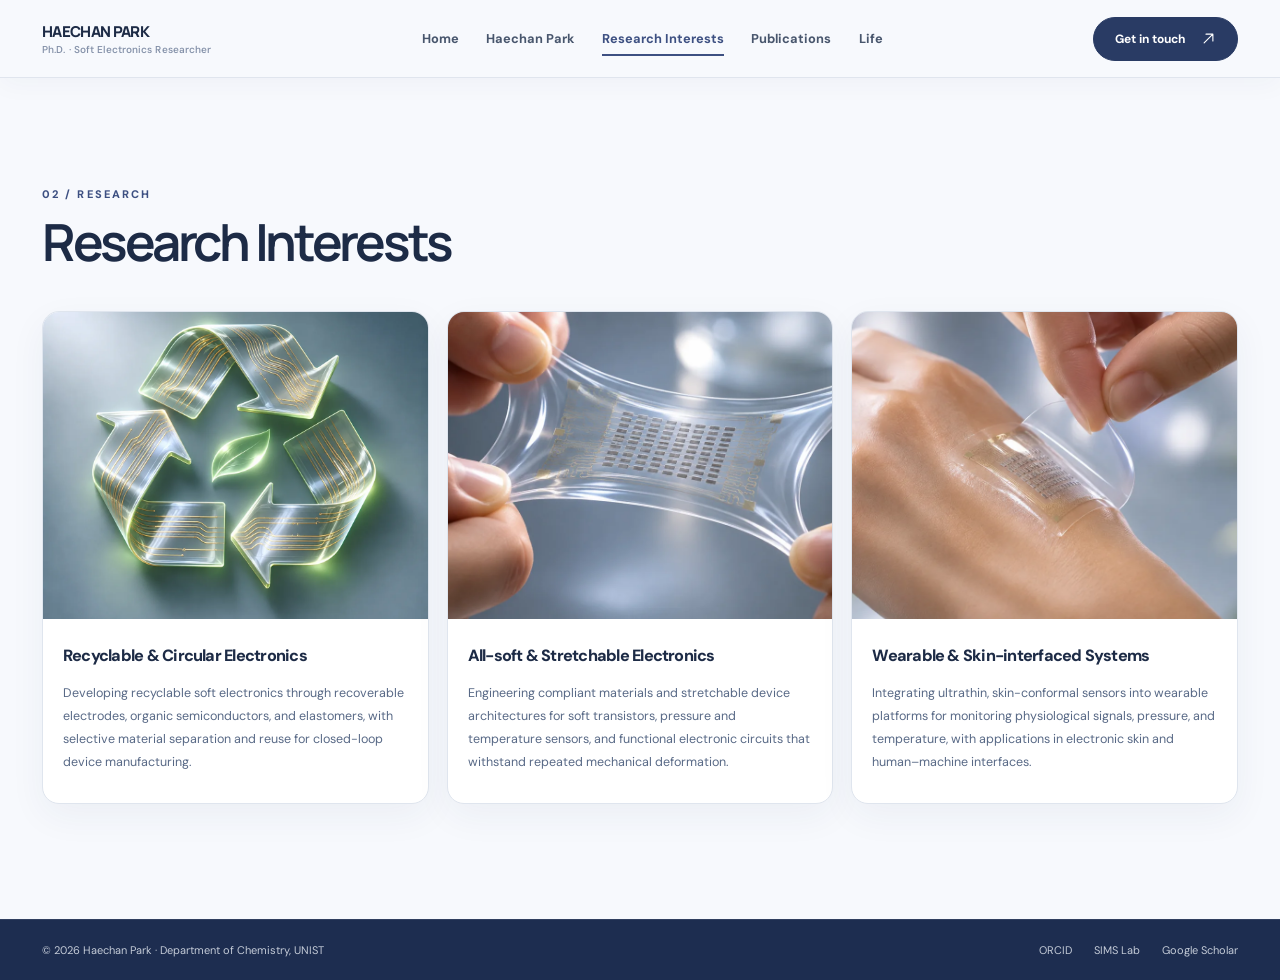
<file: research-interests.html>
<!DOCTYPE html>
<html lang="en"><head>
<meta charset="utf-8"/>
<meta content="width=device-width, initial-scale=1" name="viewport"/>
<meta content="#3d5082" name="theme-color"/>
<meta content="Haechan Park, Ph.D. — Postdoctoral researcher in Chemistry at UNIST. Exploring recyclable, all-soft and skin-interfaced electronic systems." name="description"/>
<title>Research Interests | Haechan Park</title>
<link href="[data-uri]" rel="icon" type="image/svg+xml"/>
<link href="https://fonts.googleapis.com" rel="preconnect"/>
<link crossorigin="" href="https://fonts.gstatic.com" rel="preconnect"/>
<link href="https://fonts.googleapis.com/css2?family=DM+Sans:wght@400;450;500;550;600;650;700;750&amp;family=Manrope:wght@400;500;600;700;800&amp;display=swap" rel="stylesheet"/>

<style>

    :root{--ink:#1d2b46;--ink2:#53617c;--muted:#8490a6;--green:#3d5082;--green2:#293b64;--lime:#dae4fa;--cream:#f7f9fd;--white:#fff;--line:#dce4f1;--soft:#eaf0f9;--max:1260px;--ease:cubic-bezier(.2,.75,.2,1)}
    *,*::before,*::after{box-sizing:border-box}html{scroll-behavior:smooth;scroll-padding-top:90px}body{margin:0;background:var(--cream);color:var(--ink);font-family:'DM Sans',sans-serif;-webkit-font-smoothing:antialiased}a{color:inherit;text-decoration:none}button{font:inherit}button,a{ -webkit-tap-highlight-color:transparent}img{display:block;max-width:100%}::selection{background:var(--lime);color:#1b263a}
    .container{width:min(calc(100% - 84px),var(--max));margin-inline:auto}.eyebrow{text-transform:uppercase;font-size:11px;letter-spacing:.19em;font-weight:800;color:var(--green)}.dot{display:inline-block;width:6px;height:6px;border-radius:100%;background:#aab5c8;margin:0 11px 2px}.screen-reader{position:absolute;width:1px;height:1px;padding:0;margin:-1px;overflow:hidden;clip:rect(0,0,0,0);white-space:nowrap;border:0}
    header.site-header{height:78px;position:sticky;top:0;z-index:100;background:rgba(247,249,253,.94);border-bottom:1px solid rgba(61,80,130,.12);backdrop-filter:blur(22px);-webkit-backdrop-filter:blur(22px)}.header-inner{display:flex;align-items:center;justify-content:space-between;height:100%;gap:22px}.brand{display:flex;align-items:center;gap:12px;white-space:nowrap}.brand-mark{width:37px;height:37px;border-radius:12px;display:grid;place-items:center;color:#fff;background:var(--green2);font-family:Manrope,sans-serif;font-size:14px;letter-spacing:-.09em;font-weight:800}.brand-text{font-family:Manrope,sans-serif;font-size:15px;font-weight:800;letter-spacing:-.045em}.brand-small{font-size:10px;font-weight:550;letter-spacing:.01em;color:var(--muted);display:block;margin-top:1px}.desktop-nav{display:flex;align-items:center;gap:36px}.desktop-nav>a{font-size:12.8px;color:#48566d;font-weight:700;position:relative;transition:color .2s}.desktop-nav>a::after{content:'';position:absolute;left:0;bottom:-9px;height:2px;width:0;background:var(--green);transition:width .22s}.desktop-nav>a:hover{color:var(--green)}.desktop-nav>a:hover::after{width:100%}.nav-contact,.dark-btn{display:inline-flex;align-items:center;justify-content:center;gap:15px;background:var(--green2);border:1px solid var(--green2);color:white;border-radius:999px;padding:13px 21px;font-weight:750;font-size:12px;transition:background .2s,transform .2s}.nav-contact:hover,.dark-btn:hover{background:#35475b;transform:translateY(-1px)}.nav-contact svg,.dark-btn svg{width:15px;height:15px}.menu-toggle{display:none;align-items:center;justify-content:center;width:42px;height:42px;background:white;border:1px solid var(--line);border-radius:12px;color:var(--ink)}.mobile-nav{display:none}
    .hero{position:relative;overflow:hidden;padding:88px 0 110px;background:radial-gradient(circle at 16% 10%,#edeff3 0,transparent 41%),var(--cream)}.hero::after{content:' ';position:absolute;width:360px;height:360px;left:-235px;bottom:-220px;border:1px solid #cbd1db;border-radius:100%;pointer-events:none}.hero-grid{display:grid;grid-template-columns: .89fr 1.11fr;gap:clamp(38px,5vw,82px);align-items:center}.hero-content{padding-top:15px}.hero-overline{display:flex;align-items:center;gap:10px;font-size:11px;letter-spacing:.16em;text-transform:uppercase;font-weight:800;color:var(--green)}.hero-overline span{width:26px;height:1px;background:var(--green)}h1,h2,h3,p{margin-top:0}.hero h1{font-family:Manrope,sans-serif;font-size:clamp(54px,5.25vw,84px);line-height:1.075;letter-spacing:-.078em;font-weight:700;margin:23px 0 28px}.hero h1 em{font-style:normal;color:var(--green)}.hero-description{max-width:450px;color:#5b6c89;font-size:15px;line-height:1.88;margin-bottom:33px}.hero-actions{display:flex;gap:19px;align-items:center;flex-wrap:wrap}.text-link{display:inline-flex;gap:12px;align-items:center;font-size:12px;font-weight:800;padding:12px 2px;color:var(--green2)}.text-link svg{width:17px;height:17px;transition:transform .2s}.text-link:hover svg{transform:translate(3px,-3px)}.hero-footnote{margin-top:70px;display:flex;gap:27px;align-items:center}.hero-footnote .line{width:45px;height:1px;background:#b8c0ce}.hero-footnote p{margin:0;font-size:11px;line-height:1.7;color:#6b7d9d}.hero-footnote strong{color:#424e63;font-weight:750}
    .hero-showcase{min-width:0}.showcase-frame{position:relative;border-radius:20px;overflow:hidden;background:#1b2939;aspect-ratio:1.13;box-shadow:0 32px 75px rgba(37,57,99,.18)}.showcase-slide{position:absolute;inset:0;opacity:0;transform:scale(1.055);transition:opacity .75s ease,transform 1.5s var(--ease);pointer-events:none}.showcase-slide.active{opacity:1;transform:scale(1);pointer-events:auto}.showcase-slide>img{height:100%;width:100%;object-fit:cover}.showcase-shade{position:absolute;inset:0;background:linear-gradient(180deg,rgba(12,20,43,.02) 43%,rgba(5,14,38,.84) 100%)}.showcase-top{position:absolute;top:26px;left:28px;right:28px;display:flex;justify-content:space-between;align-items:center;color:#ebeff6;z-index:2}.showcase-top small{font-size:10px;letter-spacing:.15em;text-transform:uppercase;font-weight:800}.showcase-index{padding:9px 12px;border:1px solid rgba(255,255,255,.29);border-radius:999px;background:rgba(255,255,255,.09);backdrop-filter:blur(12px);font-size:11px;font-weight:700}.showcase-bottom{position:absolute;left:34px;right:34px;bottom:72px;color:#fff;z-index:2}.showcase-bottom .tag{display:inline-block;color:#e1e8f5;text-transform:uppercase;letter-spacing:.16em;font-size:10px;font-weight:800;margin-bottom:12px}.showcase-bottom h3{font-family:Manrope,sans-serif;font-size:clamp(24px,2.55vw,36px);font-weight:650;letter-spacing:-.056em;line-height:1.17;max-width:445px;margin:0 0 12px}.showcase-bottom p{font-size:12px;line-height:1.55;opacity:.77;max-width:450px;margin:0}.showcase-controls{position:absolute;bottom:27px;left:34px;right:34px;display:flex;align-items:center;justify-content:space-between;z-index:3}.showcase-progress{display:flex;gap:7px}.slide-dot{height:3px;width:30px;border:0;border-radius:20px;background:rgba(255,255,255,.35);cursor:pointer;transition:background .2s,width .2s;padding:0}.slide-dot.active{width:53px;background:#becce5}.showcase-arrows{display:flex;gap:8px}.round-arrow{width:34px;height:34px;border-radius:50%;background:rgba(255,255,255,.16);border:1px solid rgba(255,255,255,.36);color:white;display:grid;place-items:center;cursor:pointer;backdrop-filter:blur(10px);transition:background .2s}.round-arrow:hover{background:rgba(255,255,255,.29)}.round-arrow svg{height:15px;width:15px}.showcase-label{display:flex;align-items:center;justify-content:space-between;padding:16px 5px 0;color:#5f718f;font-size:11px}.showcase-label span:first-child{font-weight:800;letter-spacing:.08em;text-transform:uppercase}.small-track{height:2px;background:#d7dbe3;flex:1;margin:0 22px}.small-track>span{display:block;height:100%;width:33.333%;background:#5a6a86;transition:transform .3s}
    .section{padding:105px 0}.section-header{display:flex;align-items:flex-end;justify-content:space-between;gap:24px;margin-bottom:37px}.section-header h2{font-family:Manrope,sans-serif;font-size:clamp(34px,3.4vw,48px);font-weight:650;letter-spacing:-.066em;line-height:1.19;margin:10px 0 0}.section-header p{max-width:385px;font-size:13px;line-height:1.8;color:#627493;margin:0 0 4px}.soft-section{background:#eef0f4}
    .about-grid{display:grid;grid-template-columns:.91fr 1.09fr;gap:64px;align-items:stretch}.portrait-panel{background:#dfe3ea;border-radius:18px;min-height:388px;overflow:hidden;position:relative;padding:32px;display:flex;align-items:flex-end}.portrait-lines{position:absolute;inset:0;background:repeating-radial-gradient(circle at 60% 48%,transparent 0 40px,rgba(61,80,130,.13) 41px 42px);opacity:.65}.portrait-panel::before{content:'HP';position:absolute;font-family:Manrope,sans-serif;letter-spacing:-.12em;font-size:clamp(150px,19vw,305px);font-weight:800;color:rgba(61,80,130,.16);top:17%;left:11%;line-height:1}.portrait-caption{z-index:2;display:flex;justify-content:space-between;align-items:center;width:100%;gap:12px}.portrait-caption span:first-child{font-size:12px;font-weight:800;line-height:1.45}.portrait-caption small{font-size:10px;letter-spacing:.1em;text-transform:uppercase;color:#5d6e8c;font-weight:800}.about-copy{padding:16px 0 0}.about-copy h3{font-family:Manrope,sans-serif;font-size:clamp(26px,2.65vw,37px);font-weight:600;letter-spacing:-.055em;line-height:1.34;margin:12px 0 24px}.about-copy>p{color:#5f708e;font-size:14px;line-height:1.9;margin-bottom:24px}.facts-grid{display:grid;grid-template-columns:1fr 1fr;gap:22px;padding-top:25px;border-top:1px solid #d7dce4}.fact b{display:block;font-size:11px;text-transform:uppercase;letter-spacing:.13em;margin-bottom:8px;color:#334057}.fact span{font-size:13px;line-height:1.65;color:#51607a}.award-ribbon{margin-top:25px;padding:15px 18px;border-radius:12px;background:#e6e9ee;display:flex;gap:14px;align-items:flex-start}.award-ribbon svg{color:#3a4b69;flex:none}.award-ribbon span{font-size:12px;line-height:1.6;color:#4c5971}.award-ribbon strong{display:block;font-size:11px;letter-spacing:.06em;text-transform:uppercase;color:#3b475b;margin-bottom:2px}
    .research-grid{display:grid;grid-template-columns:repeat(3,1fr);gap:18px}.research-card{min-width:0;border:1px solid #dee2e8;background:white;border-radius:17px;overflow:hidden;transition:transform .3s var(--ease),box-shadow .3s}.research-card:hover{transform:translateY(-5px);box-shadow:0 19px 45px rgba(40,57,99,.08)}.research-img{aspect-ratio:1.3;position:relative;overflow:hidden}.research-img img{width:100%;height:100%;object-fit:cover;transition:transform .7s var(--ease)}.research-card:hover .research-img img{transform:scale(1.065)}.research-content{padding:27px 27px 28px;min-height:178px}.research-content h3{font-family:Manrope,sans-serif;font-size:20px;letter-spacing:-.05em;line-height:1.27;margin:0 0 10px;font-weight:700}.research-content p{font-size:12px;color:#657898;line-height:1.75;margin:0}
    .publication-wrap{border-top:1px solid #dbdfe6}.pub-toolbar{display:flex;align-items:center;justify-content:space-between;gap:18px;margin-bottom:26px}.filter-buttons{display:flex;gap:8px;flex-wrap:wrap}.filter-btn{border:1px solid #d8dce4;background:transparent;color:#5c6d8b;border-radius:999px;font-size:11px;font-weight:750;padding:10px 15px;cursor:pointer;transition:background .2s,color .2s}.filter-btn.active,.filter-btn:hover{background:var(--green2);color:#fff;border-color:var(--green2)}.pub-toolbar-note{font-size:11px;color:#7c8ca8}.publication{display:grid;grid-template-columns:76px minmax(0,1fr) 110px;gap:25px;border-bottom:1px solid #dbdfe6;padding:26px 4px;align-items:center}.pub-year{font-size:12px;color:#7485a3;font-weight:800;align-self:start;padding-top:4px}.pub-title{font-family:Manrope,sans-serif;font-size:16px;font-weight:750;line-height:1.55;letter-spacing:-.027em;margin:0 0 9px}.pub-authors{font-size:11.5px;color:#6b7d9d;line-height:1.75;margin:0 0 11px}.pub-detail{display:flex;flex-wrap:wrap;align-items:center;gap:10px}.pub-journal{font-size:11px;color:#3b4962;font-weight:750}.pub-role{padding:5px 8px;border:1px solid #d7dce4;background:#f2f3f6;border-radius:4px;color:#607290;font-size:9px;font-weight:800;letter-spacing:.02em}.paper-link{justify-self:end;display:flex;align-items:center;gap:7px;white-space:nowrap;color:var(--green);font-size:11px;font-weight:800;border-bottom:1px solid #a2adc1;padding-bottom:6px}.paper-link svg{width:13px;height:13px}.publication[hidden]{display:none}.pub-footer{display:flex;justify-content:space-between;align-items:center;padding-top:28px;font-size:12px;color:#7e8ea9}.pub-footer>a{display:inline-flex;align-items:center;gap:9px;color:var(--green);font-weight:800}
    .gallery-section{background:#eaecf0;overflow:hidden}.gallery-top{display:flex;align-items:flex-end;justify-content:space-between;gap:20px;margin-bottom:35px}.gallery-actions{display:flex;gap:9px}.gallery-actions button{border:1px solid #c7ced9;background:#fafafb;border-radius:50%;width:42px;height:42px;display:grid;place-items:center;cursor:pointer;color:#36435a;transition:all .2s}.gallery-actions button:hover{background:#36435a;color:#fff}.gallery-actions button svg{width:17px;height:17px}.gallery-track{display:flex;gap:20px;overflow-x:auto;scroll-snap-type:x mandatory;scrollbar-width:none;padding:2px 0 30px;scroll-behavior:smooth}.gallery-track::-webkit-scrollbar{display:none}.gallery-card{flex:0 0 calc((100% - 40px)/3);min-width:0;scroll-snap-align:start;cursor:pointer;background:none;border:0;padding:0;text-align:left}.gallery-image{position:relative;aspect-ratio:1.08;overflow:hidden;border-radius:15px;background:#23364b}.gallery-image img{width:100%;height:100%;object-fit:cover;transition:transform .65s var(--ease)}.gallery-card:hover img{transform:scale(1.07)}.gallery-expand{position:absolute;top:15px;right:15px;background:rgba(255,255,255,.86);width:34px;height:34px;display:grid;place-items:center;border-radius:50%;color:#24374c}.gallery-expand svg{width:15px;height:15px}.gallery-card h3{font-family:Manrope,sans-serif;letter-spacing:-.04em;font-size:15px;margin:16px 0 5px;font-weight:750}.gallery-card p{font-size:11px;color:#7989a5;margin:0}.gallery-footer{display:flex;gap:15px;align-items:center;padding-top:5px}.gallery-line{background:#cad0db;flex:1;height:2px}.gallery-line>span{display:block;width:33.33%;height:100%;background:#3e4c65;transition:transform .25s}.gallery-count{font-size:10px;letter-spacing:.1em;font-weight:800;color:#5a6a86}.gallery-note{font-size:11px;color:#7b8ba7;line-height:1.7;margin:20px 0 0}
    .contact-section{background:var(--green2);color:#f6f8fc;padding:90px 0 75px;position:relative;overflow:hidden}.contact-section::before{content:'';position:absolute;width:570px;height:570px;border-radius:50%;border:1px solid rgba(200,215,255,.14);right:-125px;top:-210px;box-shadow:0 0 0 80px rgba(205,221,255,.025),0 0 0 160px rgba(205,221,255,.018)}.contact-grid{position:relative;display:flex;justify-content:space-between;align-items:end;gap:28px}.contact-section .eyebrow{color:#b6c5df}.contact-section h2{font-family:Manrope,sans-serif;font-size:clamp(36px,5vw,64px);font-weight:650;line-height:1.2;letter-spacing:-.07em;margin:15px 0 19px;max-width:700px}.contact-section p{color:#b7bfce;font-size:13px;line-height:1.8;max-width:515px;margin:0}.email-btn{display:inline-flex;align-items:center;gap:16px;border-radius:99px;background:#b8c5dd;color:#202d43;padding:17px 21px;font-size:13px;font-weight:800;flex:none;transition:transform .2s}.email-btn:hover{transform:translateY(-3px)}.email-btn svg{width:17px;height:17px}footer{background:#172432;color:#c4cbd7;border-top:1px solid rgba(255,255,255,.09);padding:23px 0}.footer-inner{display:flex;align-items:center;justify-content:space-between;gap:15px}.footer-inner span{font-size:11px}.footer-links{display:flex;gap:22px}.footer-links a{font-size:11px;color:#c4cbd7}.footer-links a:hover{color:white}
    .lightbox{position:fixed;inset:0;background:rgba(8,14,33,.93);z-index:200;display:none;align-items:center;justify-content:center;padding:7vw;backdrop-filter:blur(18px)}.lightbox.open{display:flex}.lightbox-inner{width:min(100%,960px);position:relative}.lightbox img{width:100%;max-height:75vh;object-fit:contain;border-radius:12px}.lightbox-meta{color:#e8ecf3;margin-top:17px;display:flex;gap:20px;justify-content:space-between;align-items:center}.lightbox-meta strong{font-size:15px}.lightbox-meta span{font-size:11px;color:#a7b1c3}.close-lightbox{position:absolute;right:0;top:-48px;border:1px solid rgba(255,255,255,.4);background:rgba(255,255,255,.09);border-radius:50%;color:white;width:36px;height:36px;display:grid;place-items:center;cursor:pointer}.close-lightbox svg{height:17px;width:17px}.reveal{opacity:0;transform:translateY(22px);transition:opacity .7s ease,transform .7s var(--ease)}.reveal.visible{opacity:1;transform:translateY(0)}
    @media(max-width:1080px){.container{width:min(calc(100% - 56px),var(--max))}.desktop-nav{gap:21px}.hero{padding:66px 0 90px}.hero-grid{gap:35px}.hero h1{font-size:clamp(50px,5.1vw,70px)}.hero-footnote{margin-top:42px}.showcase-frame{aspect-ratio:.97}.research-content{padding:24px 20px}.research-content h3{font-size:18px}.about-grid{gap:40px}}
    @media(max-width:760px){header.site-header{height:68px}.container{width:calc(100% - 36px)}.desktop-nav,.header-inner>.nav-contact{display:none}.menu-toggle{display:flex}.mobile-nav{display:flex;position:absolute;top:68px;left:0;right:0;background:#f8f9fa;border-bottom:1px solid var(--line);padding:12px 20px 22px;flex-direction:column;gap:0;box-shadow:0 15px 35px rgba(40,57,99,.07)}.mobile-nav[hidden]{display:none}.mobile-nav a{padding:14px 2px;font-size:14px;font-weight:700;border-bottom:1px solid #e8ebef}.hero{padding:60px 0 74px}.hero-grid{grid-template-columns:1fr;gap:40px}.hero-content{padding-top:0}.hero h1{font-size:clamp(54px,10vw,74px);max-width:650px}.hero-description{max-width:610px}.hero-footnote{display:none}.showcase-frame{aspect-ratio:1.24}.section{padding:75px 0}.section-header{display:block;margin-bottom:30px}.section-header p{margin-top:14px}.about-grid{grid-template-columns:1fr;gap:30px}.portrait-panel{min-height:275px}.portrait-panel::before{font-size:220px;top:0}.about-copy{padding:0}.research-grid{grid-template-columns:1fr;gap:17px}.research-card{display:grid;grid-template-columns:40% 60%}.research-img{height:100%;aspect-ratio:auto}.research-content{min-height:unset;padding:25px 24px;align-self:center}.research-content h3{font-size:20px}.gallery-card{flex-basis:calc((100% - 16px)/2)}.gallery-track{gap:16px}.gallery-footer .gallery-line>span{width:50%}.contact-grid{display:block}.email-btn{margin-top:30px}.publication{grid-template-columns:50px minmax(0,1fr);gap:12px}.paper-link{grid-column:2;justify-self:start}.pub-toolbar{align-items:start;display:block}.pub-toolbar-note{display:block;margin-top:13px}}
    @media(max-width:490px){.brand-text{font-size:14px}.hero h1{font-size:clamp(48px,12.6vw,64px)}.hero-description{font-size:13.5px}.hero-actions{gap:10px}.showcase-frame{aspect-ratio:.95;border-radius:14px}.showcase-top{left:20px;right:20px;top:20px}.showcase-bottom{left:22px;right:20px;bottom:80px}.showcase-bottom h3{font-size:25px}.showcase-controls{left:22px;right:22px}.section-header h2{font-size:36px}.facts-grid{gap:14px}.research-card{display:block}.research-img{aspect-ratio:1.65}.research-content{min-height:unset;padding:21px 21px 24px}.gallery-card{flex-basis:84%}.gallery-footer .gallery-line>span{width:25%}.pub-title{font-size:14px}.publication{grid-template-columns:43px 1fr}.pub-year{font-size:11px}.contact-section h2{font-size:42px}.footer-inner{display:block}.footer-links{margin-top:13px}.lightbox{padding:18px}}
    @media(prefers-reduced-motion:reduce){html{scroll-behavior:auto}*,*::before,*::after{animation-duration:.01ms!important;transition-duration:.01ms!important}.reveal{opacity:1;transform:none}}
  
/* V2 / MULTI-PAGE NAVIGATION AND BLUE THEME */
:root{--accent:#3d5082;--accent-dark:#293b64;--accent-light:#eaf0fb;--ink:#1d2b46;--ink2:#52627e;--muted:#8390a8;--green:#3d5082;--green2:#293b64;--lime:#dae4fa;--cream:#f7f9fd;--line:#dce4f1;--soft:#eaf0f9}
html{scroll-padding-top:78px}
.site-header{box-shadow:0 7px 24px rgba(36,50,88,.035)}
.desktop-nav{gap:clamp(15px,2.15vw,31px)}
.desktop-nav>a[aria-current="page"]{color:var(--accent)}
.desktop-nav>a[aria-current="page"]::after{width:100%}
.mobile-nav a[aria-current="page"]{color:var(--accent);font-weight:800}
.nav-contact:hover,.dark-btn:hover{background:#3d5082;border-color:#3d5082}
.brand-mark{background:#3d5082}
.hero{background:radial-gradient(circle at 12% 7%,rgba(213,226,251,.54),transparent 45%),var(--cream)}
.home-page main{min-height:calc(100svh - 78px - 61px);display:flex;align-items:center}
.home-page .hero{width:100%;padding:clamp(45px,6vh,86px) 0 clamp(54px,7vh,96px)}
.home-page .hero-grid{grid-template-columns:.87fr 1.13fr}
.home-page .showcase-frame{border-radius:22px;box-shadow:0 29px 78px rgba(39,56,100,.20)}
.home-page .showcase-slide>img{filter:saturate(.98)}
.showcase-bottom .tag{color:#dbe6ff}
.showcase-top{color:#edf2ff}
.showcase-shade{background:linear-gradient(180deg,rgba(4,17,44,.01) 38%,rgba(7,18,45,.89) 100%)}
.slide-dot.active{background:#d5e2ff}
.small-track>span,.gallery-line>span{background:#3d5082}
.page-main{min-height:calc(100svh - 78px - 61px)}
.page-main .section{padding-top:clamp(72px,8.5vw,120px);padding-bottom:clamp(88px,9vw,130px)}
.page-main .section-header{margin-bottom:43px}
.page-main .section-header h2{font-size:clamp(40px,4vw,62px)}
.page-main .section-header p{max-width:425px;font-size:14px}
.page-main .section.soft-section{background:linear-gradient(180deg,#f0f4fc 0%,#f7f9fd 100%)}
.page-main .gallery-section{background:#f0f4fa}
.page-main .about-grid{align-items:start}
.page-main .portrait-panel{min-height:465px}
.page-main .research-img{aspect-ratio:1.25}
.page-main .research-card{box-shadow:0 12px 36px rgba(36,55,100,.055)}
.page-main .publication{padding-top:33px;padding-bottom:33px}
.page-main .gallery-image{aspect-ratio:1.04}
.page-main .gallery-track{padding-bottom:28px}
.page-main .contact-section{padding:82px 0}
.page-kicker{display:flex;align-items:center;gap:10px;color:var(--accent);font-size:10px;letter-spacing:.16em;font-weight:800;text-transform:uppercase}
.page-kicker::before{content:'';width:28px;height:1px;background:var(--accent)}
.page-intro{max-width:920px;margin-bottom:45px;color:#677895;font-size:14px;line-height:1.8}
footer{background:#1d2d50}
.footer-links a:hover{text-decoration:underline}
a:focus-visible,button:focus-visible{outline:3px solid #8aabef;outline-offset:3px}
@media(max-width:1080px){.desktop-nav{gap:15px}.desktop-nav>a{font-size:11.6px}.home-page .hero-grid{gap:36px}}
@media(max-width:760px){.home-page main{min-height:unset;display:block}.home-page .hero{padding:60px 0 86px}.home-page .hero-grid{grid-template-columns:1fr}.page-main{min-height:unset}.page-main .section{padding-top:74px;padding-bottom:86px}.page-main .portrait-panel{min-height:300px}.page-main .research-img{aspect-ratio:auto}.page-main .gallery-image{aspect-ratio:1.04}}
@media(max-width:490px){.home-page .hero{padding-top:44px}.home-page .hero-grid{gap:34px}.page-main .section-header h2{font-size:37px}.page-main .research-img{aspect-ratio:1.65}.page-main .gallery-image{aspect-ratio:1.04}}


/* Research interests: updated photographs and focused card typography */
.page-main .section-header{margin-bottom:39px}
.page-main .section-header h2{letter-spacing:-.064em}
.page-main .research-grid{grid-template-columns:repeat(3,minmax(0,1fr));gap:18px}
.page-main .research-card{display:flex;flex-direction:column;background:#fff;border:1px solid #dfe5ee;border-radius:17px;overflow:hidden;box-shadow:0 12px 36px rgba(36,55,100,.055)}
.page-main .research-img{aspect-ratio:1.25;background:#dce4ed;flex-shrink:0}
.page-main .research-img img{width:100%;height:100%;object-fit:cover;object-position:center center}
.page-main .research-card:nth-child(2) .research-img img{object-position:center 48%}
.page-main .research-card:nth-child(3) .research-img img{object-fit:cover;object-position:center 34%;transform:scale(1.07);transform-origin:center center}
.page-main .research-content{padding:26px 20px 29px;min-height:174px;flex:1}
.page-main .research-content h3{font-family:'DM Sans',sans-serif;font-size:clamp(12.8px,1.27vw,17px);line-height:1.35;letter-spacing:-.047em;font-weight:800;white-space:nowrap;margin:0 0 15px;color:#1d2b46}
.page-main .research-content p{font-size:12.5px;color:#586986;line-height:1.83;margin:0}
@media(max-width:1080px) and (min-width:761px){.page-main .research-content{padding:22px 12px 24px}.page-main .research-content h3{font-size:clamp(11px,1.3vw,14px)}}
@media(max-width:760px){.page-main .research-grid{grid-template-columns:1fr;gap:18px}.page-main .research-card{display:flex;flex-direction:column}.page-main .research-img{aspect-ratio:1.5;height:auto}.page-main .research-content{padding:22px 21px 24px;min-height:unset}.page-main .research-content h3{font-size:18px;white-space:normal}.page-main .research-content p{font-size:13px}}
@media(max-width:490px){.page-main .research-img{aspect-ratio:1.35}}
</style></head><body class="inner-page"><svg aria-hidden="true" class="screen-reader" xmlns="http://www.w3.org/2000/svg"><symbol id="i-arrow" viewbox="0 0 24 24"><path d="M5 12h14m-6-6 6 6-6 6" fill="none" stroke="currentColor" stroke-linecap="round" stroke-linejoin="round" stroke-width="1.8"></path></symbol><symbol id="i-diag" viewbox="0 0 24 24"><path d="M5 19 19 5M8 5h11v11" fill="none" stroke="currentColor" stroke-linecap="round" stroke-linejoin="round" stroke-width="1.8"></path></symbol><symbol id="i-left" viewbox="0 0 24 24"><path d="M15 5 8 12l7 7" fill="none" stroke="currentColor" stroke-linecap="round" stroke-linejoin="round" stroke-width="1.7"></path></symbol><symbol id="i-right" viewbox="0 0 24 24"><path d="m9 5 7 7-7 7" fill="none" stroke="currentColor" stroke-linecap="round" stroke-linejoin="round" stroke-width="1.7"></path></symbol><symbol id="i-expand" viewbox="0 0 24 24"><path d="M8 4H4v4M16 4h4v4M4 16v4h4m12-4v4h-4" fill="none" stroke="currentColor" stroke-linejoin="round" stroke-width="1.8"></path></symbol><symbol id="i-close" viewbox="0 0 24 24"><path d="m5 5 14 14M19 5 5 19" stroke="currentColor" stroke-linecap="round" stroke-width="1.8"></path></symbol></svg><header class="site-header">
<div class="container header-inner">
<a aria-label="Haechan Park homepage" class="brand" href="index.html"><span><span class="brand-text">HAECHAN PARK</span><span class="brand-small">Ph.D. · Soft Electronics Researcher</span></span></a>
<nav aria-label="Main navigation" class="desktop-nav"><a href="index.html">Home</a><a href="haechan-park.html">Haechan Park</a><a aria-current="page" href="research-interests.html">Research Interests</a><a href="publications.html">Publications</a><a href="life.html">Life</a></nav>
<a class="nav-contact" href="mailto:phc0304@unist.ac.kr">Get in touch <svg><use href="#i-diag"></use></svg></a>
<button aria-controls="mobileNav" aria-expanded="false" aria-label="Open navigation" class="menu-toggle" id="menuToggle" type="button"><svg fill="none" height="22" stroke="currentColor" stroke-width="1.8" viewbox="0 0 24 24" width="22"><path d="M4 7h16M4 12h16M4 17h16"></path></svg></button>
</div>
<nav aria-label="Mobile navigation" class="mobile-nav" hidden="" id="mobileNav"><a href="index.html">Home</a><a href="haechan-park.html">Haechan Park</a><a aria-current="page" href="research-interests.html">Research Interests</a><a href="publications.html">Publications</a><a href="life.html">Life</a><a href="mailto:phc0304@unist.ac.kr">Contact</a></nav>
</header><main class="page-main" id="main-content"><section aria-labelledby="researchTitle" class="section" id="research">
<div class="container">
<div class="section-header reveal"><div><div class="eyebrow">02 / Research</div><h2 id="researchTitle">Research Interests</h2></div></div>
<div class="research-grid">
<article class="research-card reveal">
      <div class="research-img"><img src="[data-uri]" alt="Concept image of circular electronics represented by transparent, circuit-patterned recycling arrows" loading="eager" decoding="async"/></div>
      <div class="research-content"><h3>Recyclable &amp; Circular Electronics</h3><p>Developing recyclable soft electronics through recoverable electrodes, organic semiconductors, and elastomers, with selective material separation and reuse for closed-loop device manufacturing.</p></div>
    </article>
<article class="research-card reveal">
      <div class="research-img"><img src="[data-uri]" alt="Close-up of a transparent stretchable electronic film with a microelectrode array pulled between fingers" loading="eager" decoding="async"/></div>
      <div class="research-content"><h3>All-soft &amp; Stretchable Electronics</h3><p>Engineering compliant materials and stretchable device architectures for soft transistors, pressure and temperature sensors, and functional electronic circuits that withstand repeated mechanical deformation.</p></div>
    </article>
<article class="research-card reveal">
      <div class="research-img"><img src="[data-uri]" alt="Thin transparent wearable sensor applied conformally to skin on the back of a hand" loading="eager" decoding="async"/></div>
      <div class="research-content"><h3>Wearable &amp; Skin-interfaced Systems</h3><p>Integrating ultrathin, skin-conformal sensors into wearable platforms for monitoring physiological signals, pressure, and temperature, with applications in electronic skin and human–machine interfaces.</p></div>
    </article>
</div>
</div>
</section></main><footer><div class="container footer-inner"><span>© <span id="year">2026</span> Haechan Park · Department of Chemistry, UNIST</span><div class="footer-links"><a href="https://orcid.org/0000-0003-1129-7383" rel="noopener noreferrer" target="_blank">ORCID</a><a href="https://sites.google.com/view/sims-lab/home" rel="noopener noreferrer" target="_blank">SIMS Lab</a><a href="https://scholar.google.com/citations?user=w9Lw_o8AAAAJ&amp;hl=ko" target="_blank" rel="noopener noreferrer">Google Scholar</a></div></div></footer><script>
(()=>{'use strict';
const $=(s,root=document)=>root.querySelector(s), $$=(s,root=document)=>Array.from(root.querySelectorAll(s));
const year=$('#year');if(year)year.textContent=new Date().getFullYear();
const toggle=$('#menuToggle'),nav=$('#mobileNav');
if(toggle&&nav){toggle.addEventListener('click',()=>{const open=nav.hidden;nav.hidden=!open;toggle.setAttribute('aria-expanded',String(open));toggle.setAttribute('aria-label',open?'Close navigation':'Open navigation')});$$('a',nav).forEach(a=>a.addEventListener('click',()=>{nav.hidden=true;toggle.setAttribute('aria-expanded','false')}))}
const reduced=window.matchMedia('(prefers-reduced-motion: reduce)').matches;
const hero=$('#heroCarousel');
if(hero){const slides=$$('.showcase-slide',hero),dots=$$('.slide-dot',hero);let current=0,timer=null,paused=false;
function goToSlide(index){current=(index+slides.length)%slides.length;slides.forEach((el,i)=>{const selected=i===current;el.classList.toggle('active',selected);el.setAttribute('aria-hidden',String(!selected))});dots.forEach((el,i)=>{el.classList.toggle('active',i===current);el.setAttribute('aria-selected',String(i===current))});const p=$('#heroProgressLine');if(p)p.style.transform=`translateX(${current*100}%)`}
function restart(){clearInterval(timer);if(!reduced)timer=setInterval(()=>{if(!paused&&!document.hidden)goToSlide(current+1)},5700)}
$('#heroPrev').addEventListener('click',()=>{goToSlide(current-1);restart()});$('#heroNext').addEventListener('click',()=>{goToSlide(current+1);restart()});dots.forEach((b,i)=>b.addEventListener('click',()=>{goToSlide(i);restart()}));
hero.addEventListener('mouseenter',()=>paused=true);hero.addEventListener('mouseleave',()=>paused=false);hero.addEventListener('focusin',()=>paused=true);hero.addEventListener('focusout',()=>paused=false);hero.addEventListener('keydown',e=>{if(e.key==='ArrowLeft'||e.key==='ArrowRight'){e.preventDefault();goToSlide(current+(e.key==='ArrowRight'?1:-1));restart()}});
let touchX=null;hero.addEventListener('touchstart',e=>{touchX=e.touches[0].clientX},{passive:true});hero.addEventListener('touchend',e=>{if(touchX!==null&&Math.abs(e.changedTouches[0].clientX-touchX)>45){goToSlide(current+(e.changedTouches[0].clientX<touchX?1:-1));restart()}touchX=null},{passive:true});restart();}
const pubList=$('#publicationList');
if(pubList){
// Edit the array below to add/remove publications. Each entry creates one paper row.
const publications=[
      {year:2026,title:'Recycling Organic Semiconductors: Toward Sustainable Emerging Electronics',authors:'Haechan Park†, Yerin Kim†, Minji Kim†, Jihyeon Jang†, et al.',journal:'ACS Materials Au · 6, 484–493',role:'lead',roleText:'Co-first author',url:'https://doi.org/10.1021/acsmaterialsau.5c00128'},
      {year:2025,title:'Irreproducible SEBS wrinkling based on spin evaporation enabling identifiable artificial finger pad electronics',authors:'Juyeong Lee†, Haechan Park†, Sehyun Kim, Chang Liu, Zhengwei Li & Kyoseung Sim',journal:'Nature Communications · 16, 2225',role:'lead',roleText:'Co-first author',url:'https://doi.org/10.1038/s41467-025-57498-y'},
      {year:2024,title:'Organic flexible electronics with closed-loop recycling for sustainable wearable technology',authors:'Haechan Park, Sehyun Kim, Juyeong Lee, Inwoo Lee, et al.',journal:'Nature Electronics · 7, 39–50',role:'lead',roleText:'First author · Cover',url:'https://doi.org/10.1038/s41928-023-01078-9'},
      {year:2024,title:'Facile strategy for uniform gold coating on silver nanowires embedded PDMS for soft electronics',authors:'Haechan Park, Sehyun Kim, Juyeong Lee, Kwangmin Kim, et al.',journal:'npj Flexible Electronics · 8, 63',role:'lead',roleText:'First author',url:'https://doi.org/10.1038/s41528-024-00349-5'},
      {year:2024,title:'Chemically and physically enhanced adhesion for robust interfaces in all-soft vertical organic photodetectors',authors:'Haechan Park†, Daeun Kim†, Sehyun Kim, Myeonghyeon Na, Yeeun Kim & Kyoseung Sim',journal:'Chemical Communications · 60, 9262–9265',role:'lead',roleText:'Co-first author',url:'https://doi.org/10.1039/D4CC03214D'},
      {year:2024,title:'Soft Schottky diodes for skin-interfaced electronics enabled by entirely soft components',authors:'Donghyung Shin†, Sehyun Kim†, Haechan Park, et al.',journal:'Soft Science · 4, 22',role:'other',roleText:'Co-author',url:'https://doi.org/10.20517/ss.2024.03'},
      {year:2023,title:'A skin-friendly soft strain sensor with direct skin adhesion enabled by using a non-toxic surfactant',authors:'Haechan Park†, Myeonghyeon Na†, Donghyung Shin†, et al.',journal:'Journal of Materials Chemistry C · 11, 9611–9619',role:'lead',roleText:'Co-first author',url:'https://doi.org/10.1039/D3TC01150J'}
    ];
const safe=t=>String(t).replace(/[&<>"']/g,c=>({'&':'&amp;','<':'&lt;','>':'&gt;','"':'&quot;',"'":'&#39;'}[c]));
function renderPubs(filter='all'){const items=publications.filter(p=>filter==='all'||p.role===filter);pubList.innerHTML=items.map(p=>`<article class="publication"><span class="pub-year">${p.year}</span><div><h3 class="pub-title">${safe(p.title)}</h3><p class="pub-authors">${safe(p.authors)}</p><div class="pub-detail"><span class="pub-journal">${safe(p.journal)}</span><span class="pub-role">${safe(p.roleText)}</span></div></div><a class="paper-link" href="${p.url}" target="_blank" rel="noopener noreferrer" aria-label="Open paper: ${safe(p.title)}">View paper <svg><use href="#i-diag"/></svg></a></article>`).join('');$('#pubCount').textContent=`Showing ${items.length} of ${publications.length} selected publications`;}
renderPubs();$$('.filter-btn').forEach(btn=>btn.addEventListener('click',()=>{$$('.filter-btn').forEach(b=>{b.classList.remove('active');b.setAttribute('aria-pressed','false')});btn.classList.add('active');btn.setAttribute('aria-pressed','true');renderPubs(btn.dataset.filter)}));}
const gallery=$('#galleryTrack');
if(gallery){const cards=$$('.gallery-card',gallery);const step=()=>cards[0].getBoundingClientRect().width+parseFloat(getComputedStyle(gallery).gap||'20');function visibleCount(){return Math.max(1,Math.round(gallery.clientWidth/step()))}function updateGallery(){const max=Math.max(1,cards.length-visibleCount());const index=Math.min(max,Math.max(0,Math.round(gallery.scrollLeft/step())));$('#galleryCount').textContent=`${String(index+1).padStart(2,'0')} / ${String(cards.length).padStart(2,'0')}`;$('#galleryProgressLine').style.width=`${100*visibleCount()/cards.length}%`;$('#galleryProgressLine').style.transform=`translateX(${index*100/visibleCount()}%)`}
$('#galleryPrev').addEventListener('click',()=>gallery.scrollBy({left:-step(),behavior:'smooth'}));$('#galleryNext').addEventListener('click',()=>gallery.scrollBy({left:step(),behavior:'smooth'}));gallery.addEventListener('scroll',()=>requestAnimationFrame(updateGallery),{passive:true});window.addEventListener('resize',updateGallery);updateGallery();
const modal=$('#lightbox'),modalImg=$('#lightboxImg');let lastTrigger=null;function closeModal(){modal.classList.remove('open');modal.setAttribute('aria-hidden','true');document.body.style.overflow='';if(lastTrigger)lastTrigger.focus()}
cards.forEach(card=>card.addEventListener('click',()=>{lastTrigger=card;modalImg.src=card.dataset.image;modalImg.alt=card.querySelector('img').alt;$('#lightboxTitle').textContent=card.dataset.title;modal.classList.add('open');modal.setAttribute('aria-hidden','false');document.body.style.overflow='hidden';$('#closeLightbox').focus()}));$('#closeLightbox').addEventListener('click',closeModal);modal.addEventListener('click',e=>{if(e.target===modal)closeModal()});document.addEventListener('keydown',e=>{if(e.key==='Escape'&&modal.classList.contains('open'))closeModal()});}
if('IntersectionObserver' in window&&!reduced){const io=new IntersectionObserver(entries=>{entries.forEach(entry=>{if(entry.isIntersecting){entry.target.classList.add('visible');io.unobserve(entry.target)}})},{threshold:.09});$$('.reveal').forEach(el=>io.observe(el))}else $$('.reveal').forEach(el=>el.classList.add('visible'));
})();

</script></body></html>
</file>
